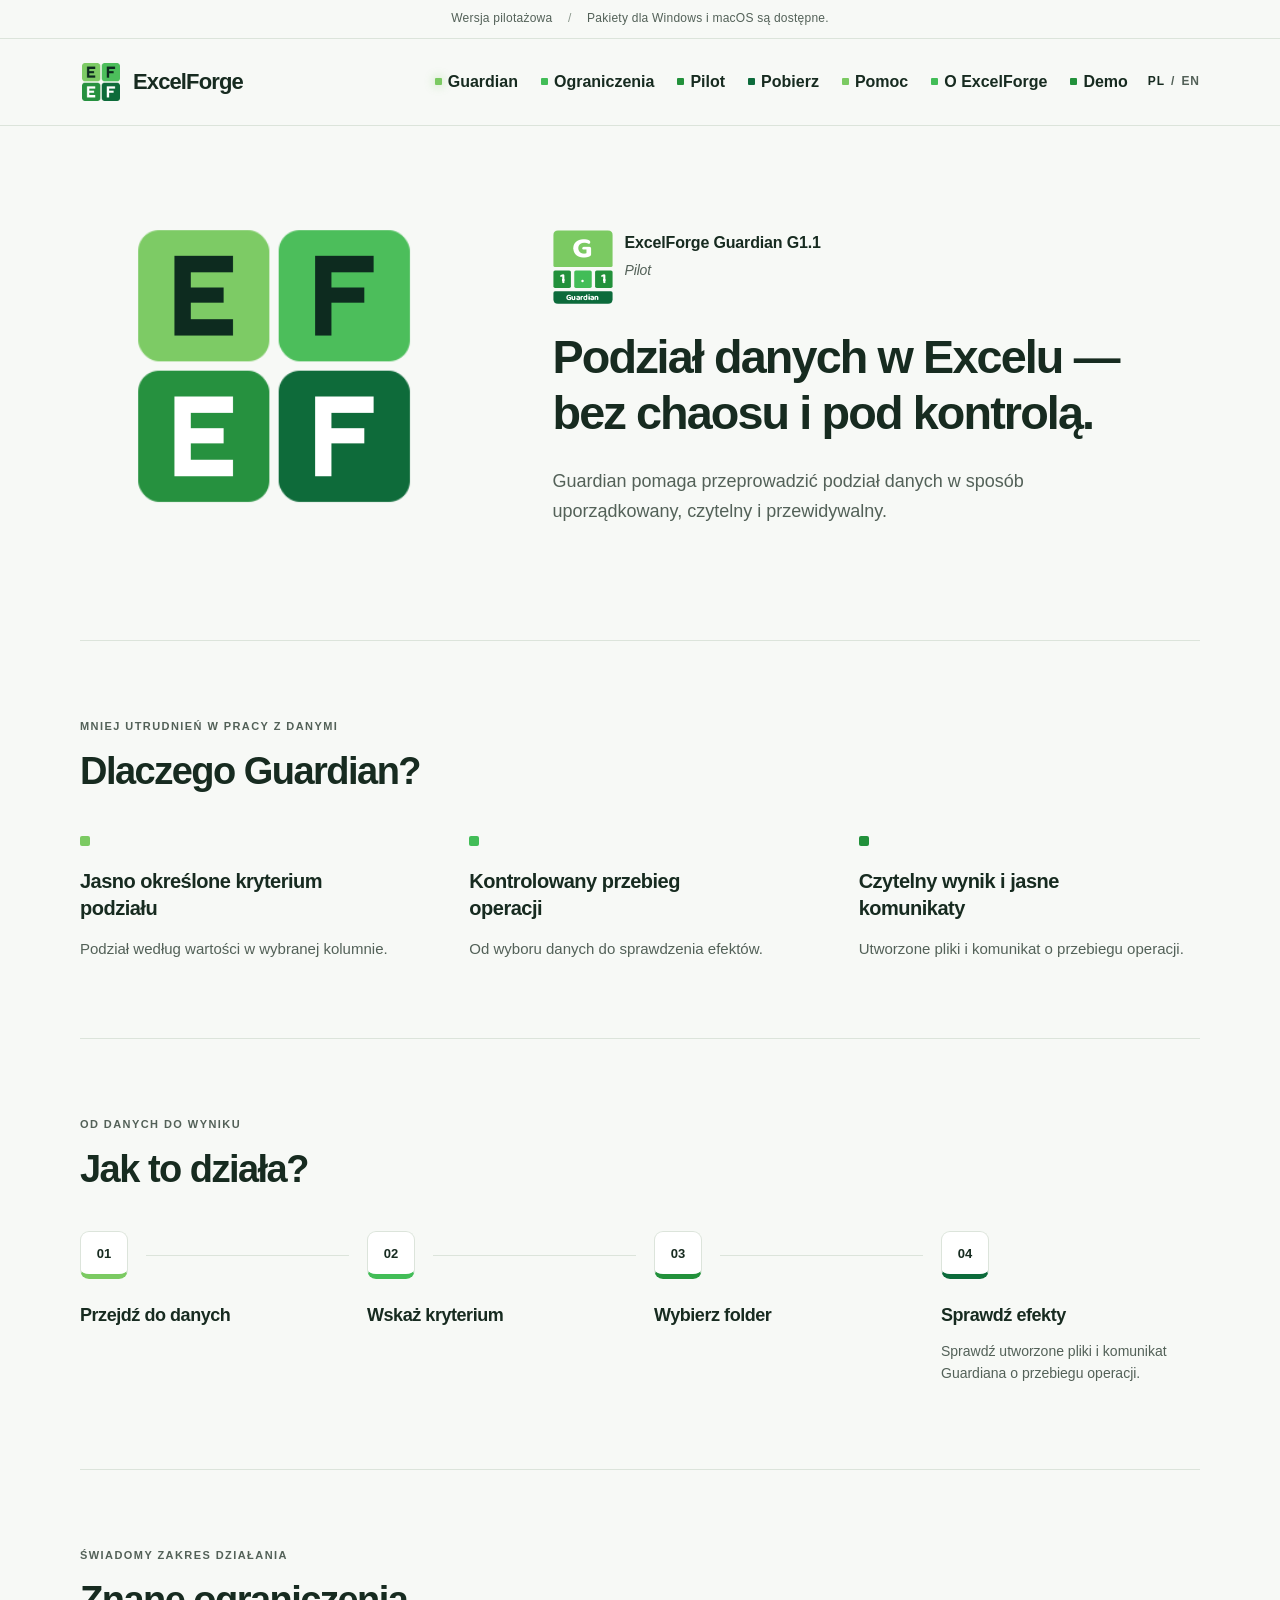
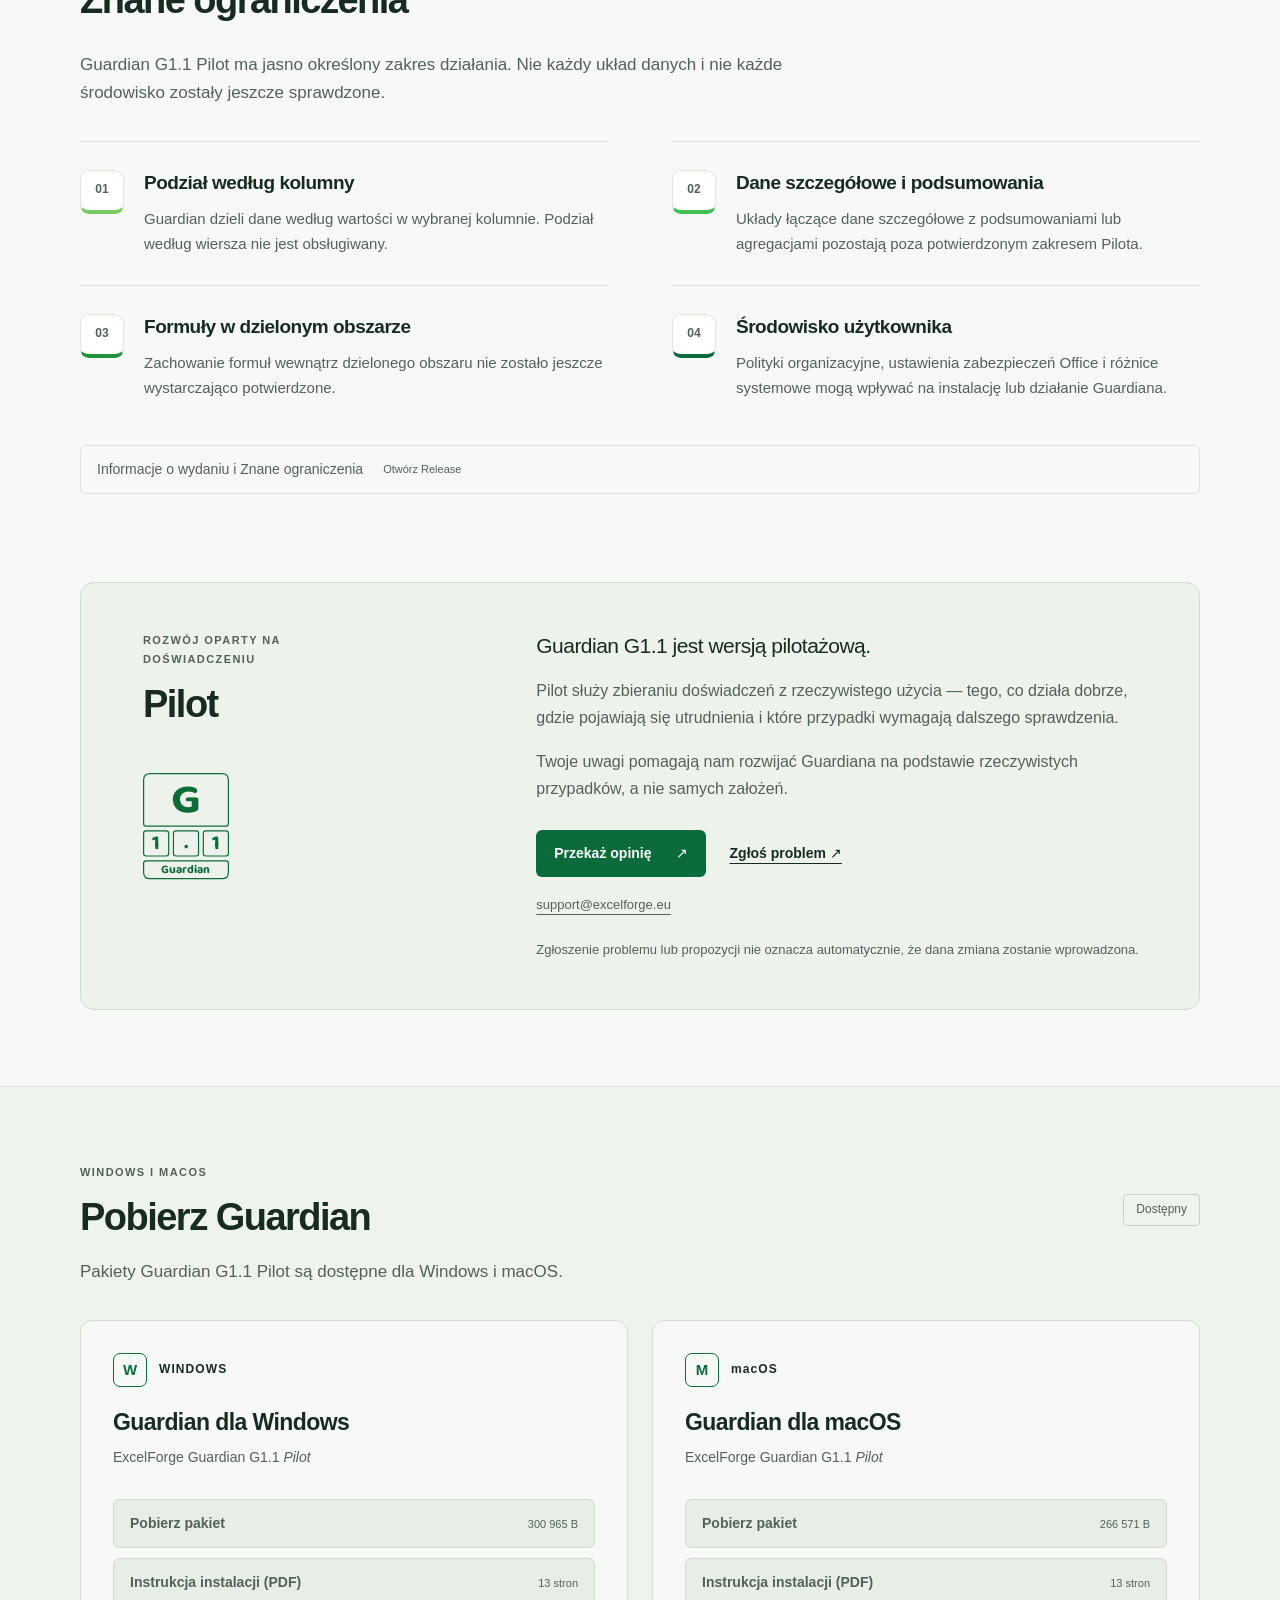
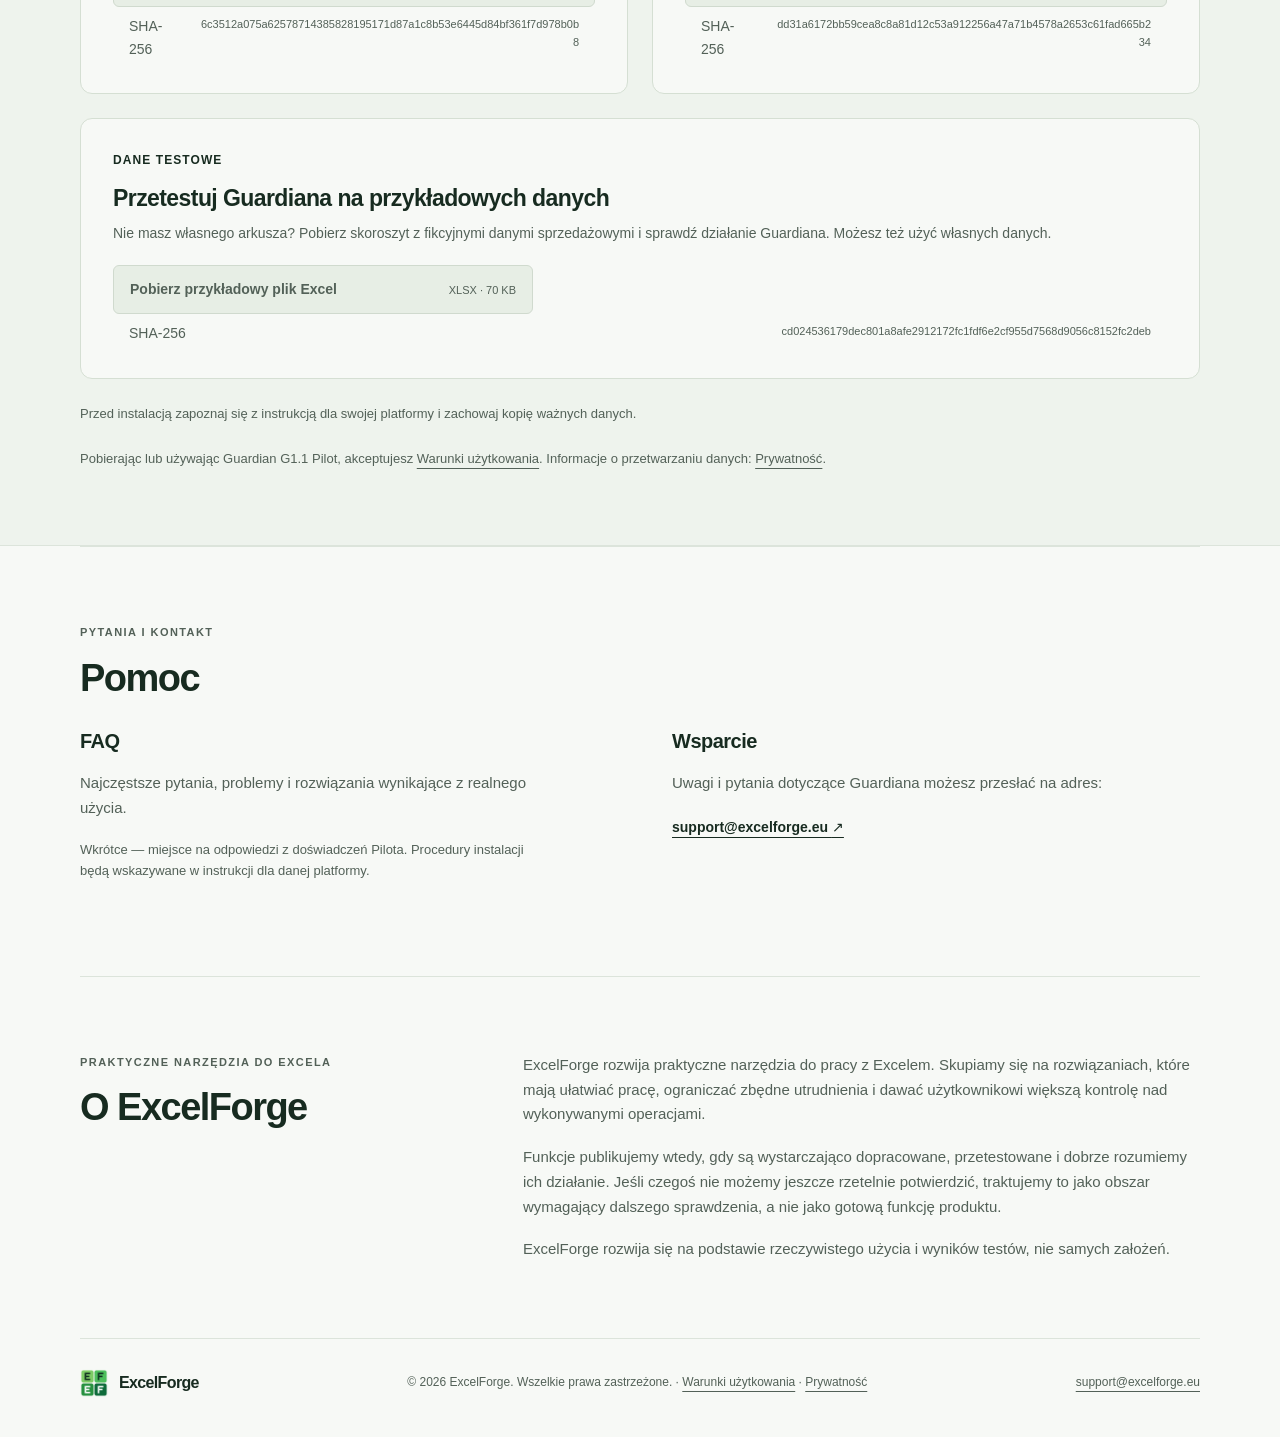
<file: docs/index.html>
<!doctype html>
<html lang="pl">
<head>
  <meta charset="utf-8">
  <meta name="viewport" content="width=device-width, initial-scale=1">
  <meta name="description" content="ExcelForge Guardian G1.1 Pilot — kontrolowany podział danych w Excelu dla Windows i macOS.">
  <meta name="theme-color" content="#f7f9f6">
  <title>Guardian G1.1 Pilot — kontrolowany podział danych w Excelu | ExcelForge</title>
  <link rel="canonical" href="https://excelforge.eu/">
  <link rel="alternate" hreflang="pl" href="https://excelforge.eu/">
  <link rel="alternate" hreflang="en" href="https://excelforge.eu/en/">
  <link rel="alternate" hreflang="x-default" href="https://excelforge.eu/">
  <meta property="og:type" content="website">
  <meta property="og:site_name" content="ExcelForge">
  <meta property="og:locale" content="pl_PL">
  <meta property="og:title" content="Guardian G1.1 Pilot — kontrolowany podział danych w Excelu">
  <meta property="og:description" content="ExcelForge Guardian G1.1 Pilot — kontrolowany podział danych w Excelu dla Windows i macOS.">
  <meta property="og:url" content="https://excelforge.eu/">
  <link rel="icon" type="image/png" href="assets/EF_Block_Guardian_v0.png">
  <link rel="stylesheet" href="assets/site.css">
  <script src="assets/site.js" defer></script>
</head>
<body>
  <a class="skip-link" href="#main">Przejdź do treści</a>
  <div class="prototype-note">Wersja pilotażowa <span aria-hidden="true">/</span> Pakiety dla Windows i macOS są dostępne.</div>
  <header class="site-header">
    <div class="header-inner wrap">
      <a class="brand" href="#guardian" aria-label="ExcelForge — Guardian">
        <img src="assets/EF_Block_Guardian_v0.png" width="42" height="42" alt="">
        <span>ExcelForge</span>
      </a>
      <div class="header-actions">
        <button class="menu-toggle" type="button" aria-expanded="false" aria-controls="navigation" hidden>
          <span>Menu</span><span class="hamburger" aria-hidden="true"></span>
        </button>
        <nav id="navigation" aria-label="Nawigacja główna">
          <a href="#guardian" aria-current="location">Guardian</a>
          <a href="#ograniczenia">Ograniczenia</a>
          <a href="#pilot">Pilot</a>
          <a href="#pobierz">Pobierz</a>
          <a href="#pomoc">Pomoc</a>
          <a href="#o-excelforge">O ExcelForge</a>
          <a href="demo/">Demo</a>
        </nav>
        <p class="language-switch" aria-label="Język"><span aria-current="page">PL</span><span aria-hidden="true">/</span><a href="en/index.html" lang="en">EN</a></p>
      </div>
    </div>
  </header>
  <main id="main" tabindex="-1">
    <section id="guardian" class="hero wrap" aria-labelledby="hero-title">
      <div class="hero-mark" role="img" aria-label="ExcelForge — czteroblokowy znak E F / E F">
        <span class="logo-tile tile-1"></span><span class="logo-tile tile-2"></span>
        <span class="logo-tile tile-3"></span><span class="logo-tile tile-4"></span>
      </div>
      <div class="hero-copy">
        <div class="product-identity">
          <div class="guardian-mark" role="img" aria-label="Znak ExcelForge Guardian G1.1">
          <svg viewBox="0 0 144 184" xmlns="http://www.w3.org/2000/svg" aria-hidden="true">
            <defs>
              <clipPath id="guardian-g-top"><rect width="144" height="45"/></clipPath>
              <clipPath id="guardian-g-bottom"><rect y="45" width="144" height="45"/></clipPath>
            </defs>
            <path class="guardian-tile guardian-tile-one" d="M12 1H132Q143 1 143 12V85Q143 89 139 89H5Q1 89 1 85V12Q1 1 12 1Z"/>
            <text class="guardian-glyph guardian-g-base" x="72" y="45" text-anchor="middle" dominant-baseline="central" fill="#FFFFFF" clip-path="url(#guardian-g-bottom)">G</text>
            <text class="guardian-glyph guardian-g-top" x="72" y="45" text-anchor="middle" dominant-baseline="central" fill="#FFFFFF" transform="translate(0 5) scale(1 .90)" clip-path="url(#guardian-g-top)">G</text>
            <path class="guardian-tile guardian-tile-three" d="M5 1H39Q43 1 43 5V39Q43 43 39 43H5Q1 43 1 39V5Q1 1 5 1Z" transform="translate(0 96)"/>
            <path class="guardian-tile guardian-tile-two" d="M5 1H39Q43 1 43 5V39Q43 43 39 43H5Q1 43 1 39V5Q1 1 5 1Z" transform="translate(50 96)"/>
            <path class="guardian-tile guardian-tile-three" d="M5 1H39Q43 1 43 5V39Q43 43 39 43H5Q1 43 1 39V5Q1 1 5 1Z" transform="translate(100 96)"/>
            <text class="guardian-glyph guardian-digit" x="22" y="118" text-anchor="middle" dominant-baseline="central" fill="#FFFFFF">1</text>
            <text class="guardian-glyph guardian-dot" x="72" y="126" text-anchor="middle" fill="#FFFFFF">.</text>
            <text class="guardian-glyph guardian-digit" x="122" y="118" text-anchor="middle" dominant-baseline="central" fill="#FFFFFF">1</text>
            <path class="guardian-tile guardian-tile-four" d="M5 1H139Q143 1 143 5V20Q143 31 132 31H12Q1 31 1 20V5Q1 1 5 1Z" transform="translate(0 146)"/>
            <text class="guardian-glyph guardian-word" x="72" y="162" text-anchor="middle" dominant-baseline="central" fill="#FFFFFF">Guardian</text>
          </svg>
          </div>
          <p class="product">ExcelForge Guardian G1.1 <em>Pilot</em></p>
        </div>
        <h1 id="hero-title">Podział danych w Excelu — bez chaosu i pod kontrolą.</h1>
        <p class="hero-lead">Guardian pomaga przeprowadzić podział danych w sposób uporządkowany, czytelny i przewidywalny.</p>
      </div>
    </section>

    <section class="section wrap why" aria-labelledby="why-title">
      <p class="eyebrow">Mniej utrudnień w pracy z danymi</p>
      <h2 id="why-title">Dlaczego Guardian?</h2>
      <div class="benefits">
        <article><span class="accent" aria-hidden="true"></span><h3>Jasno określone kryterium podziału</h3><p>Podział według wartości w wybranej kolumnie.</p></article>
        <article><span class="accent" aria-hidden="true"></span><h3>Kontrolowany przebieg operacji</h3><p>Od wyboru danych do sprawdzenia efektów.</p></article>
        <article><span class="accent" aria-hidden="true"></span><h3>Czytelny wynik i jasne komunikaty</h3><p>Utworzone pliki i komunikat o przebiegu operacji.</p></article>
      </div>
    </section>

    <section class="section wrap workflow" aria-labelledby="workflow-title">
      <p class="eyebrow">Od danych do wyniku</p>
      <h2 id="workflow-title">Jak to działa?</h2>
      <ol class="steps">
        <li><span class="step-number">01</span><h3>Przejdź do danych</h3></li>
        <li><span class="step-number">02</span><h3>Wskaż kryterium</h3></li>
        <li><span class="step-number">03</span><h3>Wybierz folder</h3></li>
        <li><span class="step-number">04</span><h3>Sprawdź efekty</h3><p>Sprawdź utworzone pliki i komunikat Guardiana o przebiegu operacji.</p></li>
      </ol>
    </section>

    <section id="ograniczenia" class="section wrap" aria-labelledby="limits-title">
      <p class="eyebrow">Świadomy zakres działania</p><h2 id="limits-title">Znane ograniczenia</h2>
      <p class="section-lead">Guardian G1.1 Pilot ma jasno określony zakres działania. Nie każdy układ danych i nie każde środowisko zostały jeszcze sprawdzone.</p>
      <div class="limitations">
        <article><span aria-hidden="true">01</span><div><h3>Podział według kolumny</h3><p>Guardian dzieli dane według wartości w wybranej kolumnie. Podział według wiersza nie jest obsługiwany.</p></div></article>
        <article><span aria-hidden="true">02</span><div><h3>Dane szczegółowe i podsumowania</h3><p>Układy łączące dane szczegółowe z podsumowaniami lub agregacjami pozostają poza potwierdzonym zakresem Pilota.</p></div></article>
        <article><span aria-hidden="true">03</span><div><h3>Formuły w dzielonym obszarze</h3><p>Zachowanie formuł wewnątrz dzielonego obszaru nie zostało jeszcze wystarczająco potwierdzone.</p></div></article>
        <article><span aria-hidden="true">04</span><div><h3>Środowisko użytkownika</h3><p>Polityki organizacyjne, ustawienia zabezpieczeń Office i różnice systemowe mogą wpływać na instalację lub działanie Guardiana.</p></div></article>
      </div>
      <a class="release-placeholder" href="https://github.com/mrojewski/ExcelForge-Public/releases/tag/guardian-g1-1-pilot">Informacje o wydaniu i Znane ograniczenia <span>Otwórz Release</span></a>
    </section>

    <section id="pilot" class="section wrap" aria-labelledby="pilot-title">
      <div class="pilot-panel">
        <div class="pilot-heading">
          <p class="eyebrow">Rozwój oparty na doświadczeniu</p><h2 id="pilot-title">Pilot</h2>
          <div class="pilot-guardian-mark" role="img" aria-label="Znak ExcelForge Guardian G1.1, wersja konturowa">
            <svg viewBox="0 0 144 184" xmlns="http://www.w3.org/2000/svg" aria-hidden="true">
              <defs>
                <clipPath id="pilot-guardian-g-top"><rect width="144" height="45"/></clipPath>
                <clipPath id="pilot-guardian-g-bottom"><rect y="45" width="144" height="45"/></clipPath>
              </defs>
              <path class="guardian-outline-tile" d="M12 1H132Q143 1 143 12V85Q143 89 139 89H5Q1 89 1 85V12Q1 1 12 1Z"/>
              <text class="guardian-glyph guardian-outline-glyph guardian-g-base" x="72" y="45" text-anchor="middle" dominant-baseline="central" fill="#0C6B3B" clip-path="url(#pilot-guardian-g-bottom)">G</text>
              <text class="guardian-glyph guardian-outline-glyph guardian-g-top" x="72" y="45" text-anchor="middle" dominant-baseline="central" fill="#0C6B3B" transform="translate(0 5) scale(1 .90)" clip-path="url(#pilot-guardian-g-top)">G</text>
              <path class="guardian-outline-tile" d="M5 1H39Q43 1 43 5V39Q43 43 39 43H5Q1 43 1 39V5Q1 1 5 1Z" transform="translate(0 96)"/>
              <path class="guardian-outline-tile" d="M5 1H39Q43 1 43 5V39Q43 43 39 43H5Q1 43 1 39V5Q1 1 5 1Z" transform="translate(50 96)"/>
              <path class="guardian-outline-tile" d="M5 1H39Q43 1 43 5V39Q43 43 39 43H5Q1 43 1 39V5Q1 1 5 1Z" transform="translate(100 96)"/>
              <text class="guardian-glyph guardian-outline-glyph guardian-digit" x="22" y="118" text-anchor="middle" dominant-baseline="central" fill="#0C6B3B">1</text>
              <text class="guardian-glyph guardian-outline-glyph guardian-dot" x="72" y="126" text-anchor="middle" fill="#0C6B3B">.</text>
              <text class="guardian-glyph guardian-outline-glyph guardian-digit" x="122" y="118" text-anchor="middle" dominant-baseline="central" fill="#0C6B3B">1</text>
              <path class="guardian-outline-tile" d="M5 1H139Q143 1 143 5V20Q143 31 132 31H12Q1 31 1 20V5Q1 1 5 1Z" transform="translate(0 146)"/>
              <text class="guardian-glyph guardian-outline-glyph guardian-word" x="72" y="162" text-anchor="middle" dominant-baseline="central" fill="#0C6B3B">Guardian</text>
            </svg>
          </div>
        </div>
        <div class="pilot-copy"><p class="pilot-intro">Guardian G1.1 jest wersją pilotażową.</p><p>Pilot służy zbieraniu doświadczeń z rzeczywistego użycia — tego, co działa dobrze, gdzie pojawiają się utrudnienia i które przypadki wymagają dalszego sprawdzenia.</p><p>Twoje uwagi pomagają nam rozwijać Guardiana na podstawie rzeczywistych przypadków, a nie samych założeń.</p><div class="feedback-actions"><a class="button" href="mailto:support@excelforge.eu?subject=Guardian%20G1.1%20Pilot%20%E2%80%94%20opinia">Przekaż opinię <span aria-hidden="true">↗</span></a><a class="text-link" href="mailto:support@excelforge.eu?subject=Guardian%20G1.1%20Pilot%20%E2%80%94%20zg%C5%82oszenie%20problemu">Zgłoś problem <span aria-hidden="true">↗</span></a></div><a class="contact-link" href="mailto:support@excelforge.eu">support@excelforge.eu</a><p class="small">Zgłoszenie problemu lub propozycji nie oznacza automatycznie, że dana zmiana zostanie wprowadzona.</p></div>
      </div>
    </section>

    <div class="section-band">
      <section id="pobierz" class="section wrap" aria-labelledby="download-title">
        <div class="section-heading"><div><p class="eyebrow">Windows i macOS</p><h2 id="download-title">Pobierz Guardian</h2></div><span class="status-label">Dostępny</span></div>
        <p class="section-lead">Pakiety Guardian G1.1 Pilot są dostępne dla Windows i macOS.</p>
        <div class="download-grid">
          <article class="download-card"><div class="platform-heading"><span class="platform-identifier" aria-hidden="true">W</span><p class="card-label">WINDOWS</p></div><h3>Guardian dla Windows</h3><p>ExcelForge Guardian G1.1 <em>Pilot</em></p><div class="download-actions"><a href="https://github.com/mrojewski/ExcelForge-Public/releases/download/guardian-g1-1-pilot/ExcelForge_Guardian_G1.1_Windows_Pilot.zip">Pobierz pakiet <span>300 965 B</span></a><a href="https://github.com/mrojewski/ExcelForge-Public/releases/download/guardian-g1-1-pilot/ExcelForge_Guardian_G1_1_Windows_Instalacja_Pilot_PL_rev1_1_FINAL.pdf">Instrukcja instalacji (PDF) <span>13 stron</span></a></div><p class="future-video">SHA-256 <span>6c3512a075a62578714385828195171d87a1c8b53e6445d84bf361f7d978b0b8</span></p></article>
          <article class="download-card"><div class="platform-heading"><span class="platform-identifier" aria-hidden="true">M</span><p class="card-label">macOS</p></div><h3>Guardian dla macOS</h3><p>ExcelForge Guardian G1.1 <em>Pilot</em></p><div class="download-actions"><a href="https://github.com/mrojewski/ExcelForge-Public/releases/download/guardian-g1-1-pilot/ExcelForge_Guardian_G1.1_macOS_Pilot.zip">Pobierz pakiet <span>266 571 B</span></a><a href="https://github.com/mrojewski/ExcelForge-Public/releases/download/guardian-g1-1-pilot/ExcelForge_Guardian_G1_1_macOS_Instalacja_Pilot_PL_rev1_1_FINAL.pdf">Instrukcja instalacji (PDF) <span>13 stron</span></a></div><p class="future-video">SHA-256 <span>dd31a6172bb59cea8c8a81d12c53a912256a47a71b4578a2653c61fad665b234</span></p></article>

        </div>
        <article class="download-card sample-download-card"><p class="card-label">DANE TESTOWE</p><h3>Przetestuj Guardiana na przykładowych danych</h3><p>Nie masz własnego arkusza? Pobierz skoroszyt z fikcyjnymi danymi sprzedażowymi i sprawdź działanie Guardiana. Możesz też użyć własnych danych.</p><div class="download-actions"><a href="assets/datasets/ExcelForge_Wzorzec_Danych_Sprzedaz_v1.0.xlsx" download="ExcelForge_Wzorzec_Danych_Sprzedaz_v1.0.xlsx">Pobierz przykładowy plik Excel <span>XLSX · 70 KB</span></a></div><p class="future-video">SHA-256 <span>cd024536179dec801a8afe2912172fc1fdf6e2cf955d7568d9056c8152fc2deb</span></p></article>
        <p class="installation-note">Przed instalacją zapoznaj się z instrukcją dla swojej platformy i zachowaj kopię ważnych danych.</p>
        <p class="installation-note">Pobierając lub używając Guardian G1.1 Pilot, akceptujesz <a href="licencja.html">Warunki użytkowania</a>. Informacje o przetwarzaniu danych: <a href="prywatnosc.html">Prywatność</a>.</p>
      </section>
    </div>

    <section id="pomoc" class="section wrap" aria-labelledby="help-title">
      <p class="eyebrow">Pytania i kontakt</p><h2 id="help-title">Pomoc</h2>
      <div class="help-grid"><article><h3>FAQ</h3><p>Najczęstsze pytania, problemy i rozwiązania wynikające z realnego użycia.</p><p class="small">Wkrótce — miejsce na odpowiedzi z doświadczeń Pilota. Procedury instalacji będą wskazywane w instrukcji dla danej platformy.</p></article><article><h3>Wsparcie</h3><p>Uwagi i pytania dotyczące Guardiana możesz przesłać na adres:</p><a class="text-link" href="mailto:support@excelforge.eu">support@excelforge.eu <span aria-hidden="true">↗</span></a></article></div>
    </section>

    <section id="o-excelforge" class="section wrap about" aria-labelledby="about-title">
      <div><p class="eyebrow">Praktyczne narzędzia do Excela</p><h2 id="about-title">O ExcelForge</h2></div>
      <div><p>ExcelForge rozwija praktyczne narzędzia do pracy z Excelem. Skupiamy się na rozwiązaniach, które mają ułatwiać pracę, ograniczać zbędne utrudnienia i dawać użytkownikowi większą kontrolę nad wykonywanymi operacjami.</p><p>Funkcje publikujemy wtedy, gdy są wystarczająco dopracowane, przetestowane i dobrze rozumiemy ich działanie. Jeśli czegoś nie możemy jeszcze rzetelnie potwierdzić, traktujemy to jako obszar wymagający dalszego sprawdzenia, a nie jako gotową funkcję produktu.</p><p>ExcelForge rozwija się na podstawie rzeczywistego użycia i wyników testów, nie samych założeń.</p></div>
    </section>
  </main>
  <footer class="wrap site-footer"><a class="brand" href="#guardian"><img src="assets/EF_Block_Guardian_v0.png" width="28" height="28" alt=""><span>ExcelForge</span></a><span>© 2026 ExcelForge. Wszelkie prawa zastrzeżone. · <a href="licencja.html">Warunki użytkowania</a> · <a href="prywatnosc.html">Prywatność</a></span><a href="mailto:support@excelforge.eu">support@excelforge.eu</a></footer>
<!-- Cloudflare Web Analytics --><script type='module' src='https://static.cloudflareinsights.com/beacon.min.js' data-cf-beacon='{"token": "9d6a7c7414d14004b4507595e54a5091"}'></script><!-- End Cloudflare Web Analytics -->
</body>
</html>
</file>
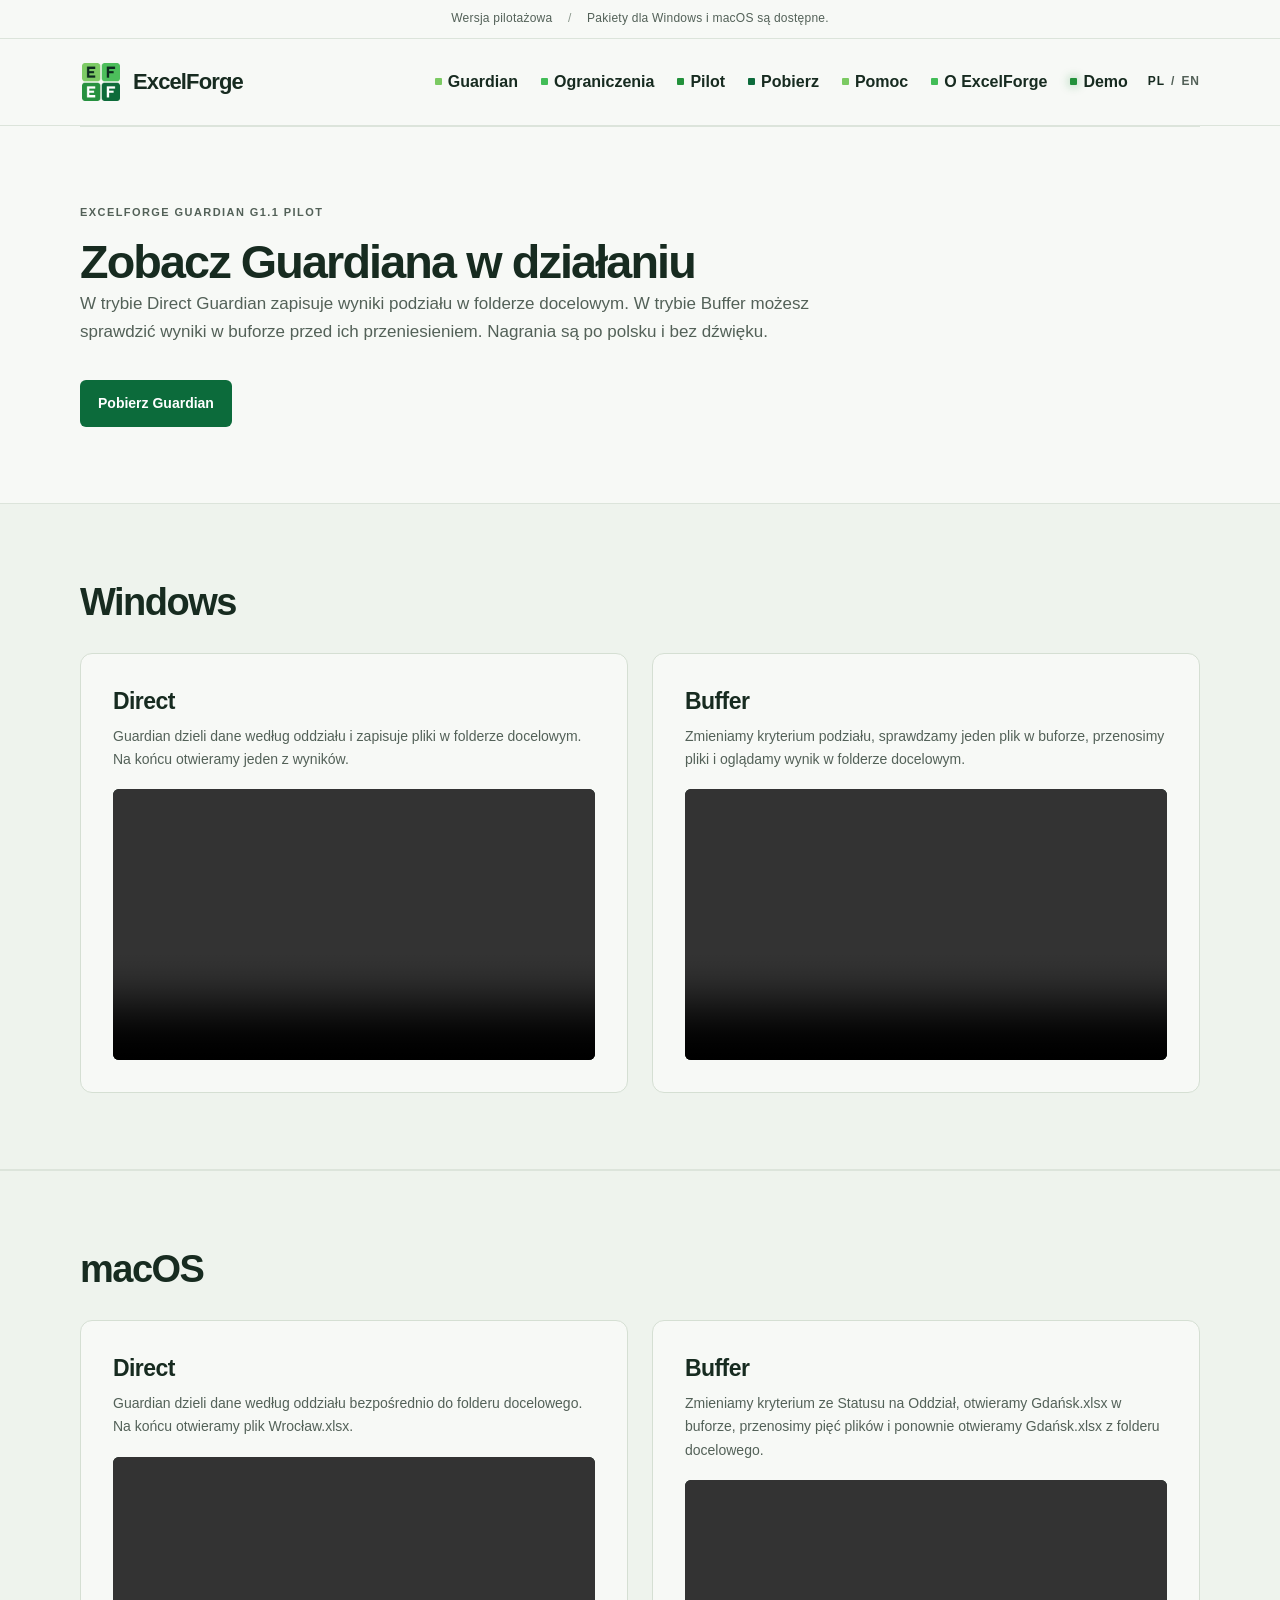
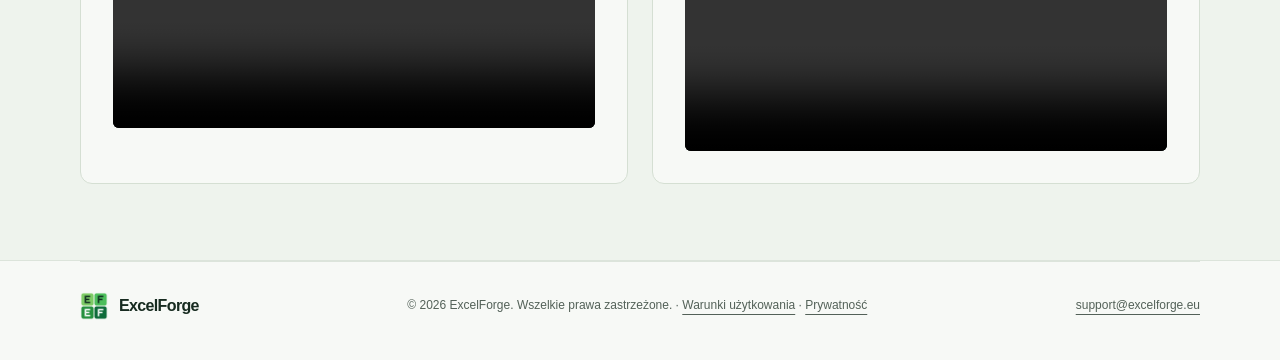
<file: docs/demo/index.html>
<!doctype html>
<html lang="pl">
<head>
  <meta charset="utf-8">
  <meta name="viewport" content="width=device-width, initial-scale=1">
  <meta name="description" content="Cztery krótkie demonstracje podziału danych w Excelu w trybach Direct i Buffer na Windows i macOS.">
  <meta name="theme-color" content="#f7f9f6">
  <title>Guardian G1.1 Pilot Demo | ExcelForge</title>
  <link rel="canonical" href="https://excelforge.eu/demo/">
  <link rel="icon" type="image/png" href="../assets/EF_Block_Guardian_v0.png">
  <link rel="stylesheet" href="../assets/site.css">
  <script src="../assets/site.js" defer></script>
</head>
<body>
  <a class="skip-link" href="#main">Przejdź do treści</a>
  <div class="prototype-note">Wersja pilotażowa <span aria-hidden="true">/</span> Pakiety dla Windows i macOS są dostępne.</div>
  <header class="site-header">
    <div class="header-inner wrap">
      <a class="brand" href="../#guardian" aria-label="ExcelForge — Guardian">
        <img src="../assets/EF_Block_Guardian_v0.png" width="42" height="42" alt="">
        <span>ExcelForge</span>
      </a>
      <div class="header-actions">
        <button class="menu-toggle" type="button" aria-expanded="false" aria-controls="navigation" hidden>
          <span>Menu</span><span class="hamburger" aria-hidden="true"></span>
        </button>
        <nav id="navigation" aria-label="Nawigacja główna">
          <a href="../#guardian">Guardian</a>
          <a href="../#ograniczenia">Ograniczenia</a>
          <a href="../#pilot">Pilot</a>
          <a href="../#pobierz">Pobierz</a>
          <a href="../#pomoc">Pomoc</a>
          <a href="../#o-excelforge">O ExcelForge</a>
          <a href="./" aria-current="page">Demo</a>
        </nav>
        <p class="language-switch" aria-label="Język"><span aria-current="page">PL</span><span aria-hidden="true">/</span><a href="../en/demo/" lang="en">EN</a></p>
      </div>
    </div>
  </header>
  <main id="main" tabindex="-1">
    <section class="section wrap" aria-labelledby="demo-title">
      <p class="eyebrow">ExcelForge Guardian G1.1 Pilot</p>
      <h1 id="demo-title">Zobacz Guardiana w działaniu</h1>
      <p class="section-lead">W trybie Direct Guardian zapisuje wyniki podziału w folderze docelowym. W trybie Buffer możesz sprawdzić wyniki w buforze przed ich przeniesieniem. Nagrania są po polsku i bez dźwięku.</p>
      <a class="button" href="../#pobierz">Pobierz Guardian</a>
    </section>
    <div class="section-band">
      <section class="section wrap" aria-labelledby="windows-title">
        <h2 id="windows-title">Windows</h2>
        <div class="download-grid">
          <article class="download-card">
            <h3 id="windows-direct-title">Direct</h3>
            <p id="windows-direct-description">Guardian dzieli dane według oddziału i zapisuje pliki w folderze docelowym. Na końcu otwieramy jeden z wyników.</p>
            <video class="demo-video" controls playsinline preload="none" width="1920" height="1080"
              aria-labelledby="windows-title windows-direct-title" aria-describedby="windows-direct-description"
              src="../assets/media/guardian-g1-1/windows-direct.mp4">
              Twoja przeglądarka nie obsługuje odtwarzania filmów.
            </video>
          </article>
          <article class="download-card">
            <h3 id="windows-buffer-title">Buffer</h3>
            <p id="windows-buffer-description">Zmieniamy kryterium podziału, sprawdzamy jeden plik w buforze, przenosimy pliki i oglądamy wynik w folderze docelowym.</p>
            <video class="demo-video" controls playsinline preload="none" width="1920" height="1080"
              aria-labelledby="windows-title windows-buffer-title" aria-describedby="windows-buffer-description"
              src="../assets/media/guardian-g1-1/windows-buffer.mp4">
              Twoja przeglądarka nie obsługuje odtwarzania filmów.
            </video>
          </article>
        </div>
      </section>
    </div>
    <div class="section-band">
      <section class="section wrap" aria-labelledby="macos-title">
        <h2 id="macos-title">macOS</h2>
        <div class="download-grid">
          <article class="download-card">
            <h3 id="macos-direct-title">Direct</h3>
            <p id="macos-direct-description">Guardian dzieli dane według oddziału bezpośrednio do folderu docelowego. Na końcu otwieramy plik Wrocław.xlsx.</p>
            <video class="demo-video" controls playsinline preload="none" width="1920" height="1080"
              aria-labelledby="macos-title macos-direct-title" aria-describedby="macos-direct-description"
              src="../assets/media/guardian-g1-1/macos-direct.mp4">
              Twoja przeglądarka nie obsługuje odtwarzania filmów.
            </video>
          </article>
          <article class="download-card">
            <h3 id="macos-buffer-title">Buffer</h3>
            <p id="macos-buffer-description">Zmieniamy kryterium ze Statusu na Oddział, otwieramy Gdańsk.xlsx w buforze, przenosimy pięć plików i ponownie otwieramy Gdańsk.xlsx z folderu docelowego.</p>
            <video class="demo-video" controls playsinline preload="none" width="1920" height="1080"
              aria-labelledby="macos-title macos-buffer-title" aria-describedby="macos-buffer-description"
              src="../assets/media/guardian-g1-1/macos-buffer.mp4">
              Twoja przeglądarka nie obsługuje odtwarzania filmów.
            </video>
          </article>
        </div>
      </section>
    </div>
  </main>
  <footer class="wrap site-footer"><a class="brand" href="../#guardian"><img src="../assets/EF_Block_Guardian_v0.png" width="28" height="28" alt=""><span>ExcelForge</span></a><span>© 2026 ExcelForge. Wszelkie prawa zastrzeżone. · <a href="../licencja.html">Warunki użytkowania</a> · <a href="../prywatnosc.html">Prywatność</a></span><a href="mailto:support@excelforge.eu">support@excelforge.eu</a></footer>
<!-- Cloudflare Web Analytics --><script type='module' src='https://static.cloudflareinsights.com/beacon.min.js' data-cf-beacon='{"token": "9d6a7c7414d14004b4507595e54a5091"}'></script><!-- End Cloudflare Web Analytics -->
</body>
</html>
</file>
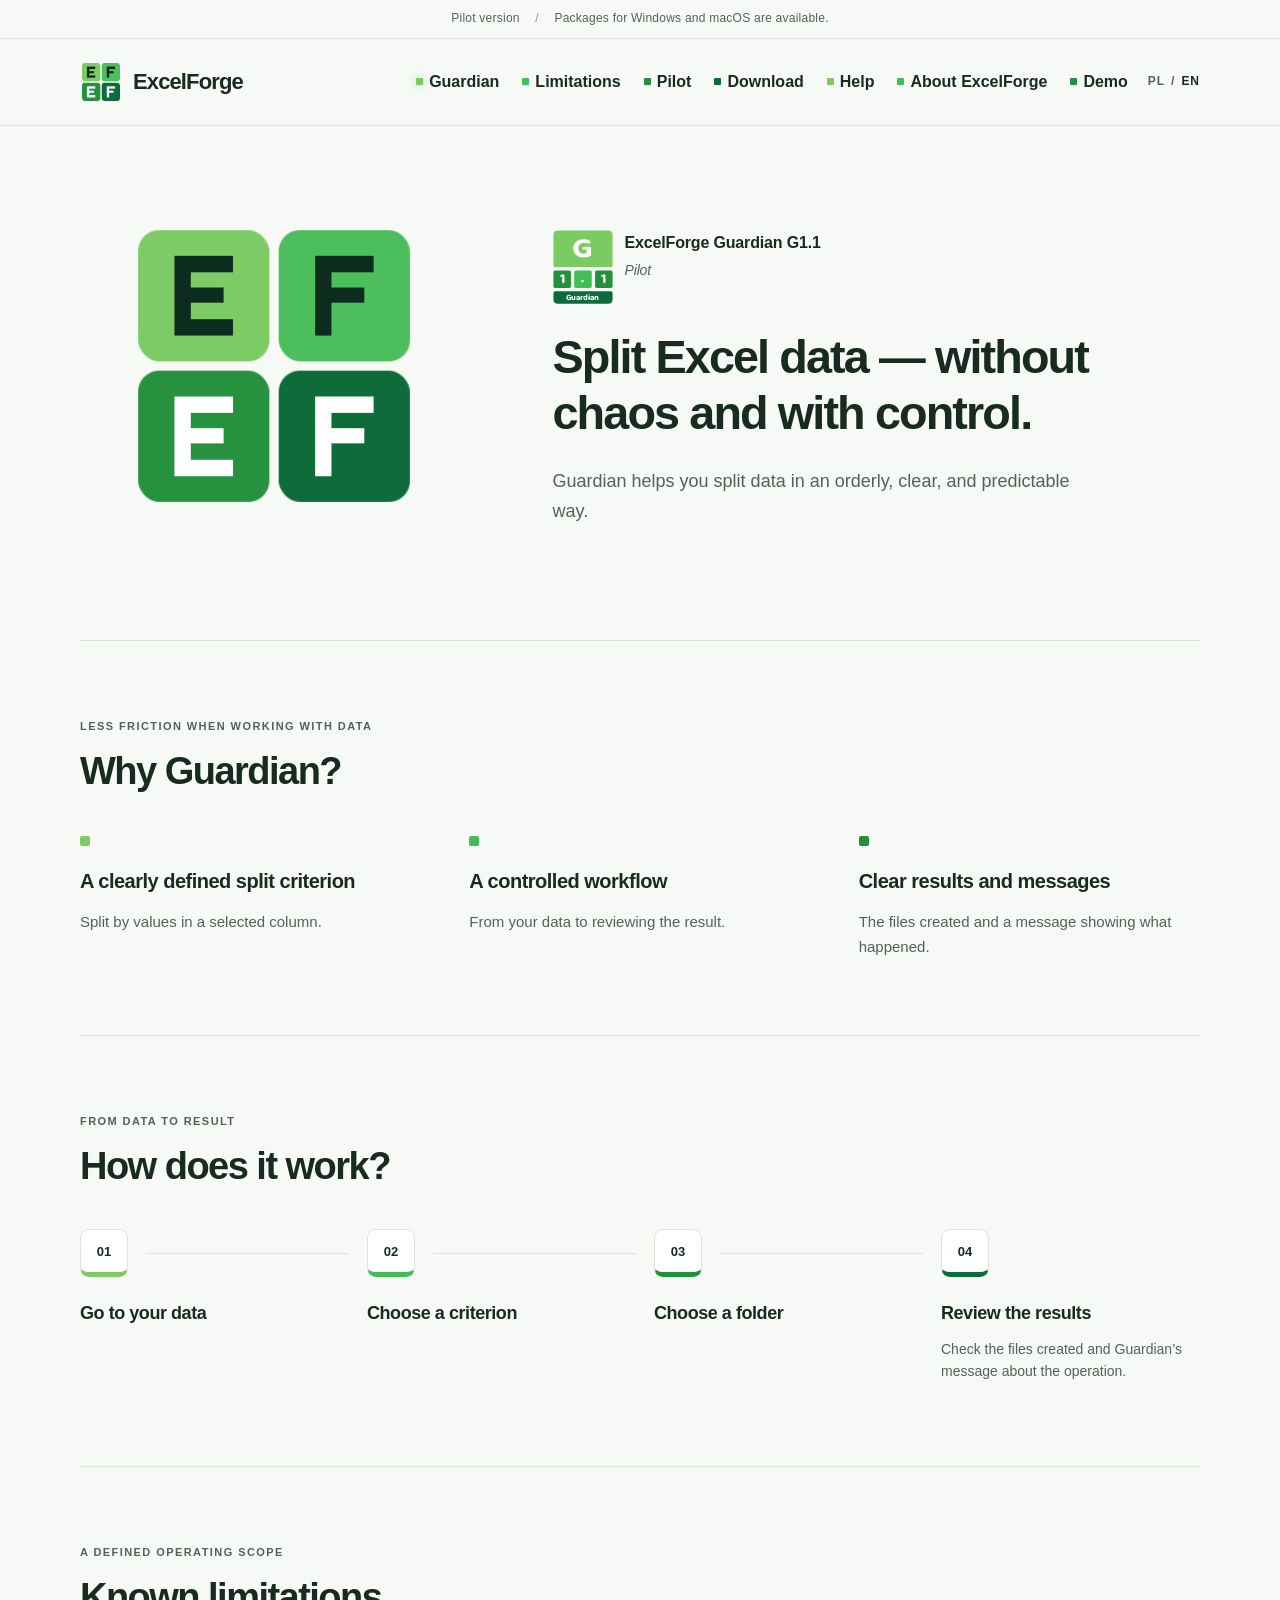
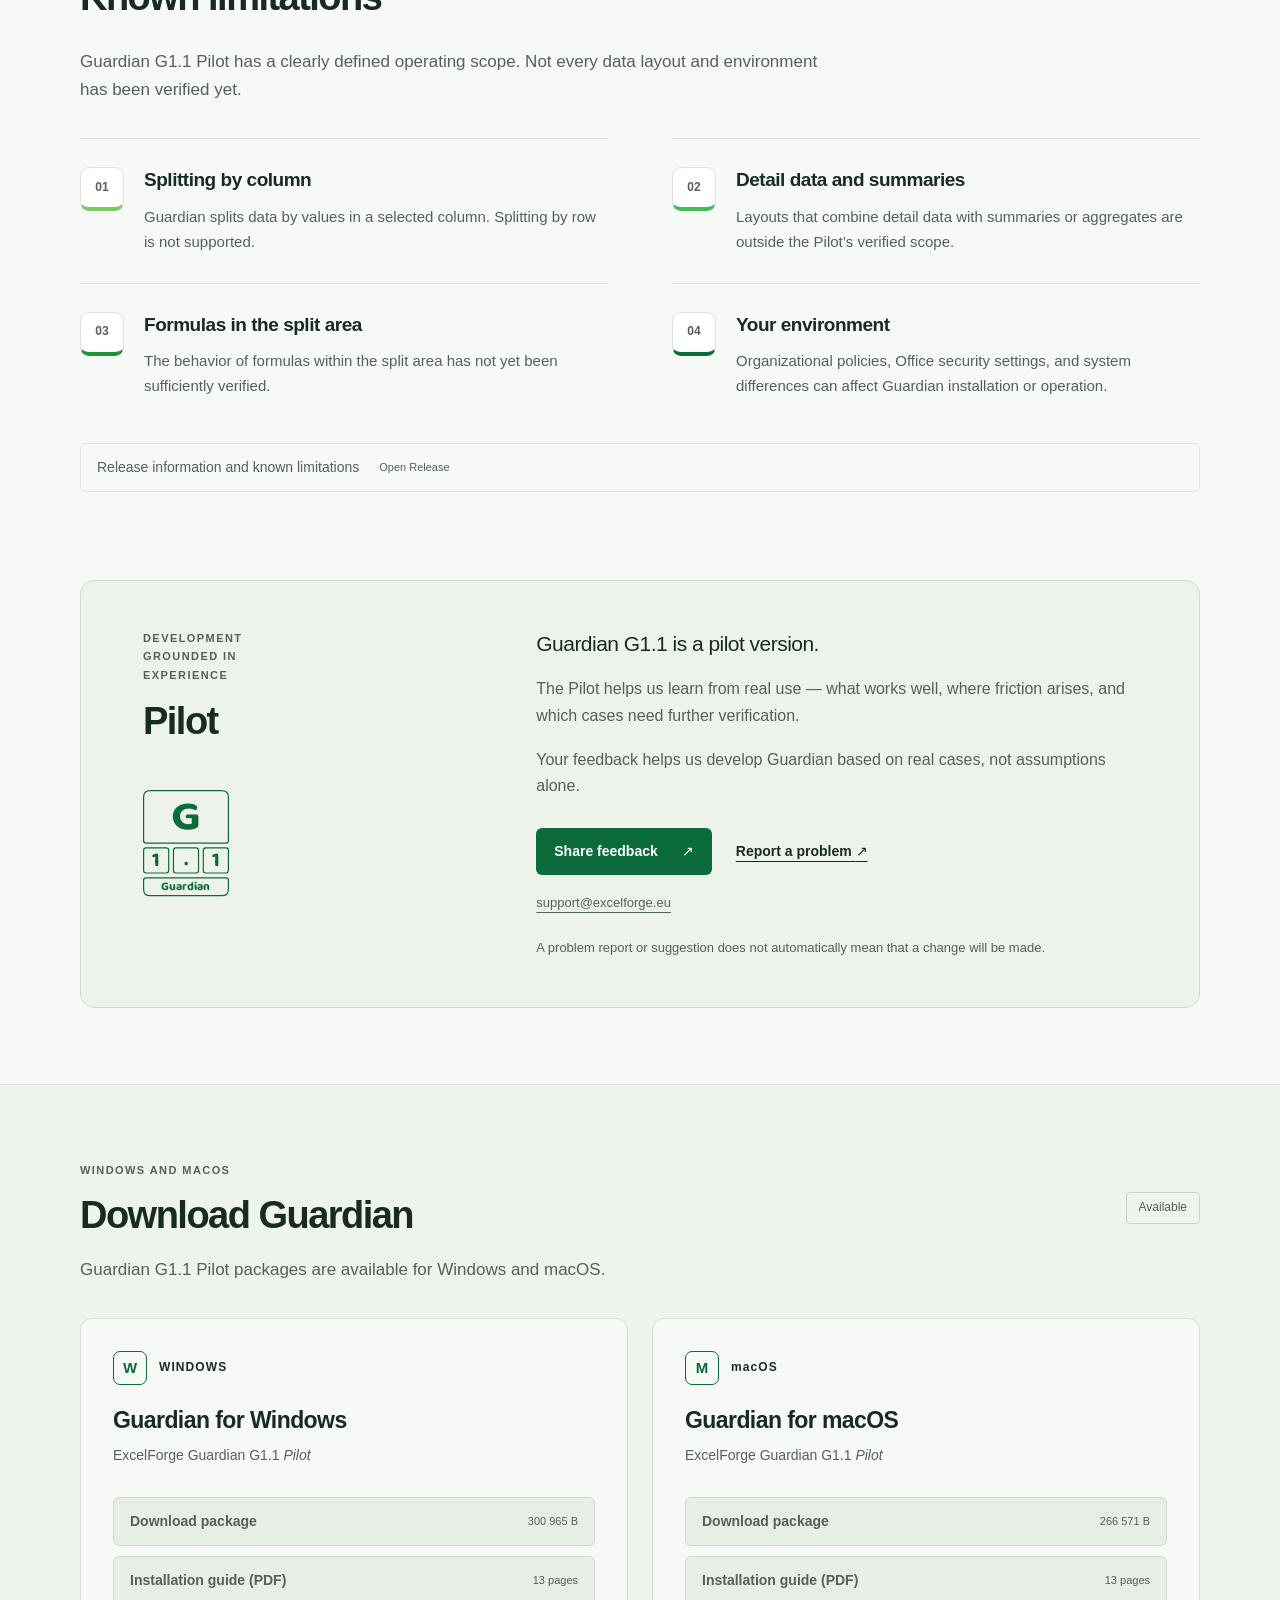
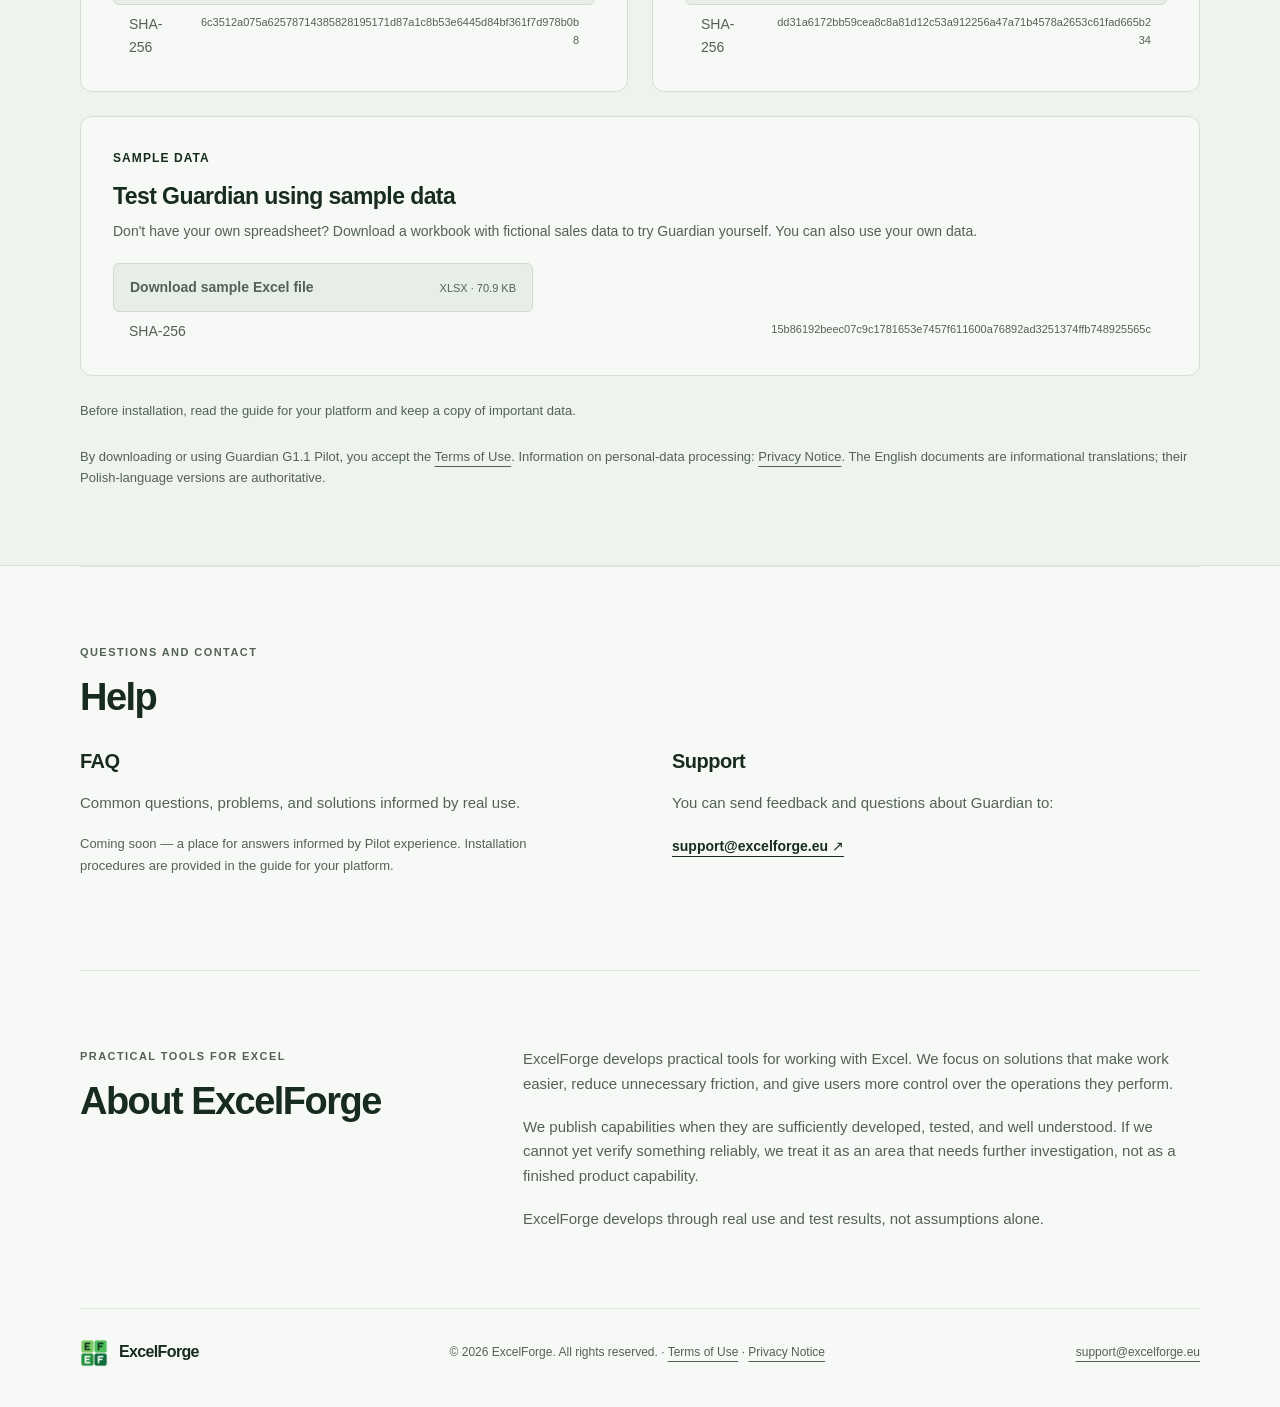
<file: docs/en/index.html>
<!doctype html>
<html lang="en">
<head>
  <meta charset="utf-8">
  <meta name="viewport" content="width=device-width, initial-scale=1">
  <meta name="description" content="ExcelForge Guardian G1.1 Pilot — controlled Excel data splitting for Windows and macOS.">
  <meta name="theme-color" content="#f7f9f6">
  <title>Guardian G1.1 Pilot — controlled Excel data splitting | ExcelForge</title>
  <link rel="canonical" href="https://excelforge.eu/en/">
  <link rel="alternate" hreflang="pl" href="https://excelforge.eu/">
  <link rel="alternate" hreflang="en" href="https://excelforge.eu/en/">
  <link rel="alternate" hreflang="x-default" href="https://excelforge.eu/">
  <meta property="og:type" content="website">
  <meta property="og:site_name" content="ExcelForge">
  <meta property="og:locale" content="en_US">
  <meta property="og:title" content="Guardian G1.1 Pilot — controlled Excel data splitting">
  <meta property="og:description" content="ExcelForge Guardian G1.1 Pilot — controlled Excel data splitting for Windows and macOS.">
  <meta property="og:url" content="https://excelforge.eu/en/">
  <link rel="icon" type="image/png" href="../assets/EF_Block_Guardian_v0.png">
  <link rel="stylesheet" href="../assets/site.css">
  <script src="../assets/site.js" defer></script>
</head>
<body>
  <a class="skip-link" href="#main">Skip to content</a>
  <div class="prototype-note">Pilot version <span aria-hidden="true">/</span> Packages for Windows and macOS are available.</div>
  <header class="site-header">
    <div class="header-inner wrap">
      <a class="brand" href="#guardian" aria-label="ExcelForge — Guardian">
        <img src="../assets/EF_Block_Guardian_v0.png" width="42" height="42" alt="">
        <span>ExcelForge</span>
      </a>
      <div class="header-actions">
        <button class="menu-toggle" type="button" aria-expanded="false" aria-controls="navigation" hidden>
          <span>Menu</span><span class="hamburger" aria-hidden="true"></span>
        </button>
        <nav id="navigation" aria-label="Main navigation">
          <a href="#guardian" aria-current="location">Guardian</a>
          <a href="#limitations">Limitations</a>
          <a href="#pilot">Pilot</a>
          <a href="#download">Download</a>
          <a href="#help">Help</a>
          <a href="#about-excelforge">About ExcelForge</a>
          <a href="demo/">Demo</a>
        </nav>
        <p class="language-switch" aria-label="Language"><a href="../index.html" lang="pl">PL</a><span aria-hidden="true">/</span><span aria-current="page">EN</span></p>
      </div>
    </div>
  </header>
  <main id="main" tabindex="-1">
    <section id="guardian" class="hero wrap" aria-labelledby="hero-title">
      <div class="hero-mark" role="img" aria-label="ExcelForge — four-block E F / E F mark">
        <span class="logo-tile tile-1"></span><span class="logo-tile tile-2"></span>
        <span class="logo-tile tile-3"></span><span class="logo-tile tile-4"></span>
      </div>
      <div class="hero-copy">
        <div class="product-identity">
          <div class="guardian-mark" role="img" aria-label="ExcelForge Guardian G1.1 mark">
          <svg viewBox="0 0 144 184" xmlns="http://www.w3.org/2000/svg" aria-hidden="true">
            <defs>
              <clipPath id="guardian-g-top"><rect width="144" height="45"/></clipPath>
              <clipPath id="guardian-g-bottom"><rect y="45" width="144" height="45"/></clipPath>
            </defs>
            <path class="guardian-tile guardian-tile-one" d="M12 1H132Q143 1 143 12V85Q143 89 139 89H5Q1 89 1 85V12Q1 1 12 1Z"/>
            <text class="guardian-glyph guardian-g-base" x="72" y="45" text-anchor="middle" dominant-baseline="central" fill="#FFFFFF" clip-path="url(#guardian-g-bottom)">G</text>
            <text class="guardian-glyph guardian-g-top" x="72" y="45" text-anchor="middle" dominant-baseline="central" fill="#FFFFFF" transform="translate(0 5) scale(1 .90)" clip-path="url(#guardian-g-top)">G</text>
            <path class="guardian-tile guardian-tile-three" d="M5 1H39Q43 1 43 5V39Q43 43 39 43H5Q1 43 1 39V5Q1 1 5 1Z" transform="translate(0 96)"/>
            <path class="guardian-tile guardian-tile-two" d="M5 1H39Q43 1 43 5V39Q43 43 39 43H5Q1 43 1 39V5Q1 1 5 1Z" transform="translate(50 96)"/>
            <path class="guardian-tile guardian-tile-three" d="M5 1H39Q43 1 43 5V39Q43 43 39 43H5Q1 43 1 39V5Q1 1 5 1Z" transform="translate(100 96)"/>
            <text class="guardian-glyph guardian-digit" x="22" y="118" text-anchor="middle" dominant-baseline="central" fill="#FFFFFF">1</text>
            <text class="guardian-glyph guardian-dot" x="72" y="126" text-anchor="middle" fill="#FFFFFF">.</text>
            <text class="guardian-glyph guardian-digit" x="122" y="118" text-anchor="middle" dominant-baseline="central" fill="#FFFFFF">1</text>
            <path class="guardian-tile guardian-tile-four" d="M5 1H139Q143 1 143 5V20Q143 31 132 31H12Q1 31 1 20V5Q1 1 5 1Z" transform="translate(0 146)"/>
            <text class="guardian-glyph guardian-word" x="72" y="162" text-anchor="middle" dominant-baseline="central" fill="#FFFFFF">Guardian</text>
          </svg>
          </div>
          <p class="product">ExcelForge Guardian G1.1 <em>Pilot</em></p>
        </div>
        <h1 id="hero-title">Split Excel data — without chaos and with control.</h1>
        <p class="hero-lead">Guardian helps you split data in an orderly, clear, and predictable way.</p>
      </div>
    </section>

    <section class="section wrap why" aria-labelledby="why-title">
      <p class="eyebrow">Less friction when working with data</p>
      <h2 id="why-title">Why Guardian?</h2>
      <div class="benefits">
        <article><span class="accent" aria-hidden="true"></span><h3>A clearly defined split criterion</h3><p>Split by values in a selected column.</p></article>
        <article><span class="accent" aria-hidden="true"></span><h3>A controlled workflow</h3><p>From your data to reviewing the result.</p></article>
        <article><span class="accent" aria-hidden="true"></span><h3>Clear results and messages</h3><p>The files created and a message showing what happened.</p></article>
      </div>
    </section>

    <section class="section wrap workflow" aria-labelledby="workflow-title">
      <p class="eyebrow">From data to result</p>
      <h2 id="workflow-title">How does it work?</h2>
      <ol class="steps">
        <li><span class="step-number">01</span><h3>Go to your data</h3></li>
        <li><span class="step-number">02</span><h3>Choose a criterion</h3></li>
        <li><span class="step-number">03</span><h3>Choose a folder</h3></li>
        <li><span class="step-number">04</span><h3>Review the results</h3><p>Check the files created and Guardian’s message about the operation.</p></li>
      </ol>
    </section>

    <section id="limitations" class="section wrap" aria-labelledby="limits-title">
      <p class="eyebrow">A defined operating scope</p><h2 id="limits-title">Known limitations</h2>
      <p class="section-lead">Guardian G1.1 Pilot has a clearly defined operating scope. Not every data layout and environment has been verified yet.</p>
      <div class="limitations">
        <article><span aria-hidden="true">01</span><div><h3>Splitting by column</h3><p>Guardian splits data by values in a selected column. Splitting by row is not supported.</p></div></article>
        <article><span aria-hidden="true">02</span><div><h3>Detail data and summaries</h3><p>Layouts that combine detail data with summaries or aggregates are outside the Pilot’s verified scope.</p></div></article>
        <article><span aria-hidden="true">03</span><div><h3>Formulas in the split area</h3><p>The behavior of formulas within the split area has not yet been sufficiently verified.</p></div></article>
        <article><span aria-hidden="true">04</span><div><h3>Your environment</h3><p>Organizational policies, Office security settings, and system differences can affect Guardian installation or operation.</p></div></article>
      </div>
      <a class="release-placeholder" href="https://github.com/mrojewski/ExcelForge-Public/releases/tag/guardian-g1-1-pilot">Release information and known limitations <span>Open Release</span></a>
    </section>

    <section id="pilot" class="section wrap" aria-labelledby="pilot-title">
      <div class="pilot-panel">
        <div class="pilot-heading">
          <p class="eyebrow">Development grounded in experience</p><h2 id="pilot-title">Pilot</h2>
          <div class="pilot-guardian-mark" role="img" aria-label="ExcelForge Guardian G1.1 mark, outline version">
            <svg viewBox="0 0 144 184" xmlns="http://www.w3.org/2000/svg" aria-hidden="true">
              <defs>
                <clipPath id="pilot-guardian-g-top"><rect width="144" height="45"/></clipPath>
                <clipPath id="pilot-guardian-g-bottom"><rect y="45" width="144" height="45"/></clipPath>
              </defs>
              <path class="guardian-outline-tile" d="M12 1H132Q143 1 143 12V85Q143 89 139 89H5Q1 89 1 85V12Q1 1 12 1Z"/>
              <text class="guardian-glyph guardian-outline-glyph guardian-g-base" x="72" y="45" text-anchor="middle" dominant-baseline="central" fill="#0C6B3B" clip-path="url(#pilot-guardian-g-bottom)">G</text>
              <text class="guardian-glyph guardian-outline-glyph guardian-g-top" x="72" y="45" text-anchor="middle" dominant-baseline="central" fill="#0C6B3B" transform="translate(0 5) scale(1 .90)" clip-path="url(#pilot-guardian-g-top)">G</text>
              <path class="guardian-outline-tile" d="M5 1H39Q43 1 43 5V39Q43 43 39 43H5Q1 43 1 39V5Q1 1 5 1Z" transform="translate(0 96)"/>
              <path class="guardian-outline-tile" d="M5 1H39Q43 1 43 5V39Q43 43 39 43H5Q1 43 1 39V5Q1 1 5 1Z" transform="translate(50 96)"/>
              <path class="guardian-outline-tile" d="M5 1H39Q43 1 43 5V39Q43 43 39 43H5Q1 43 1 39V5Q1 1 5 1Z" transform="translate(100 96)"/>
              <text class="guardian-glyph guardian-outline-glyph guardian-digit" x="22" y="118" text-anchor="middle" dominant-baseline="central" fill="#0C6B3B">1</text>
              <text class="guardian-glyph guardian-outline-glyph guardian-dot" x="72" y="126" text-anchor="middle" fill="#0C6B3B">.</text>
              <text class="guardian-glyph guardian-outline-glyph guardian-digit" x="122" y="118" text-anchor="middle" dominant-baseline="central" fill="#0C6B3B">1</text>
              <path class="guardian-outline-tile" d="M5 1H139Q143 1 143 5V20Q143 31 132 31H12Q1 31 1 20V5Q1 1 5 1Z" transform="translate(0 146)"/>
              <text class="guardian-glyph guardian-outline-glyph guardian-word" x="72" y="162" text-anchor="middle" dominant-baseline="central" fill="#0C6B3B">Guardian</text>
            </svg>
          </div>
        </div>
        <div class="pilot-copy"><p class="pilot-intro">Guardian G1.1 is a pilot version.</p><p>The Pilot helps us learn from real use — what works well, where friction arises, and which cases need further verification.</p><p>Your feedback helps us develop Guardian based on real cases, not assumptions alone.</p><div class="feedback-actions"><a class="button" href="mailto:support@excelforge.eu?subject=Guardian%20G1.1%20Pilot%20%E2%80%94%20feedback">Share feedback <span aria-hidden="true">↗</span></a><a class="text-link" href="mailto:support@excelforge.eu?subject=Guardian%20G1.1%20Pilot%20%E2%80%94%20problem%20report">Report a problem <span aria-hidden="true">↗</span></a></div><a class="contact-link" href="mailto:support@excelforge.eu">support@excelforge.eu</a><p class="small">A problem report or suggestion does not automatically mean that a change will be made.</p></div>
      </div>
    </section>

    <div class="section-band">
      <section id="download" class="section wrap" aria-labelledby="download-title">
        <div class="section-heading"><div><p class="eyebrow">Windows and macOS</p><h2 id="download-title">Download Guardian</h2></div><span class="status-label">Available</span></div>
        <p class="section-lead">Guardian G1.1 Pilot packages are available for Windows and macOS.</p>
        <div class="download-grid">
          <article class="download-card"><div class="platform-heading"><span class="platform-identifier" aria-hidden="true">W</span><p class="card-label">WINDOWS</p></div><h3>Guardian for Windows</h3><p>ExcelForge Guardian G1.1 <em>Pilot</em></p><div class="download-actions"><a href="https://github.com/mrojewski/ExcelForge-Public/releases/download/guardian-g1-1-pilot/ExcelForge_Guardian_G1.1_Windows_Pilot.zip">Download package <span>300 965 B</span></a><a href="https://github.com/mrojewski/ExcelForge-Public/releases/download/guardian-g1-1-pilot/ExcelForge_Guardian_G1_1_Windows_Installation_Pilot_EN_rev1_0_FINAL.pdf">Installation guide (PDF) <span>13 pages</span></a></div><p class="future-video">SHA-256 <span>6c3512a075a62578714385828195171d87a1c8b53e6445d84bf361f7d978b0b8</span></p></article>
          <article class="download-card"><div class="platform-heading"><span class="platform-identifier" aria-hidden="true">M</span><p class="card-label">macOS</p></div><h3>Guardian for macOS</h3><p>ExcelForge Guardian G1.1 <em>Pilot</em></p><div class="download-actions"><a href="https://github.com/mrojewski/ExcelForge-Public/releases/download/guardian-g1-1-pilot/ExcelForge_Guardian_G1.1_macOS_Pilot.zip">Download package <span>266 571 B</span></a><a href="https://github.com/mrojewski/ExcelForge-Public/releases/download/guardian-g1-1-pilot/ExcelForge_Guardian_G1_1_macOS_Installation_Pilot_EN_rev1_0_FINAL.pdf">Installation guide (PDF) <span>13 pages</span></a></div><p class="future-video">SHA-256 <span>dd31a6172bb59cea8c8a81d12c53a912256a47a71b4578a2653c61fad665b234</span></p></article>

        </div>
        <article class="download-card sample-download-card"><p class="card-label">SAMPLE DATA</p><h3>Test Guardian using sample data</h3><p>Don't have your own spreadsheet? Download a workbook with fictional sales data to try Guardian yourself. You can also use your own data.</p><div class="download-actions"><a href="../assets/datasets/ExcelForge_Sample_Sales_Data_v1.1.1_EN_EUR.xlsx" download="ExcelForge_Sample_Sales_Data_v1.1.1_EN_EUR.xlsx">Download sample Excel file <span>XLSX · 70.9 KB</span></a></div><p class="future-video">SHA-256 <span>15b86192beec07c9c1781653e7457f611600a76892ad3251374ffb748925565c</span></p></article>
        <p class="installation-note">Before installation, read the guide for your platform and keep a copy of important data.</p>
        <p class="installation-note">By downloading or using Guardian G1.1 Pilot, you accept the <a href="terms.html">Terms of Use</a>. Information on personal-data processing: <a href="privacy.html">Privacy Notice</a>. The English documents are informational translations; their Polish-language versions are authoritative.</p>
      </section>
    </div>

    <section id="help" class="section wrap" aria-labelledby="help-title">
      <p class="eyebrow">Questions and contact</p><h2 id="help-title">Help</h2>
      <div class="help-grid"><article><h3>FAQ</h3><p>Common questions, problems, and solutions informed by real use.</p><p class="small">Coming soon — a place for answers informed by Pilot experience. Installation procedures are provided in the guide for your platform.</p></article><article><h3>Support</h3><p>You can send feedback and questions about Guardian to:</p><a class="text-link" href="mailto:support@excelforge.eu">support@excelforge.eu <span aria-hidden="true">↗</span></a></article></div>
    </section>

    <section id="about-excelforge" class="section wrap about" aria-labelledby="about-title">
      <div><p class="eyebrow">Practical tools for Excel</p><h2 id="about-title">About ExcelForge</h2></div>
      <div><p>ExcelForge develops practical tools for working with Excel. We focus on solutions that make work easier, reduce unnecessary friction, and give users more control over the operations they perform.</p><p>We publish capabilities when they are sufficiently developed, tested, and well understood. If we cannot yet verify something reliably, we treat it as an area that needs further investigation, not as a finished product capability.</p><p>ExcelForge develops through real use and test results, not assumptions alone.</p></div>
    </section>
  </main>
  <footer class="wrap site-footer"><a class="brand" href="#guardian"><img src="../assets/EF_Block_Guardian_v0.png" width="28" height="28" alt=""><span>ExcelForge</span></a><span>© 2026 ExcelForge. All rights reserved. · <a href="terms.html">Terms of Use</a> · <a href="privacy.html">Privacy Notice</a></span><a href="mailto:support@excelforge.eu">support@excelforge.eu</a></footer>
<!-- Cloudflare Web Analytics --><script type='module' src='https://static.cloudflareinsights.com/beacon.min.js' data-cf-beacon='{"token": "9d6a7c7414d14004b4507595e54a5091"}'></script><!-- End Cloudflare Web Analytics -->
</body>
</html>
</file>
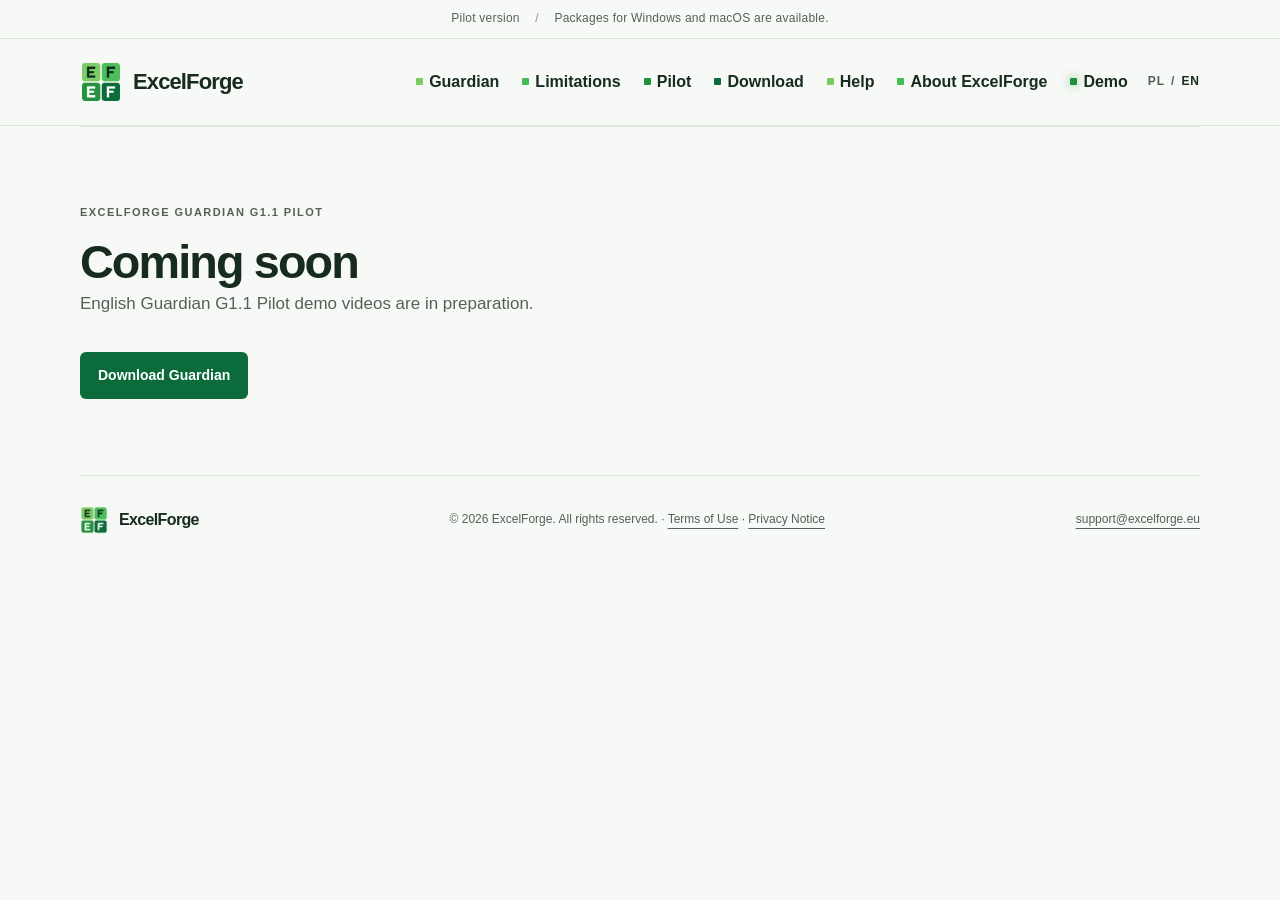
<file: docs/en/demo/index.html>
<!doctype html>
<html lang="en">
<head>
  <meta charset="utf-8">
  <meta name="viewport" content="width=device-width, initial-scale=1">
  <meta name="description" content="English Guardian G1.1 Pilot demo videos are in preparation.">
  <meta name="theme-color" content="#f7f9f6">
  <meta name="robots" content="noindex">
  <title>Guardian G1.1 Pilot Demo | ExcelForge</title>
  <link rel="canonical" href="https://excelforge.eu/en/demo/">
  <link rel="icon" type="image/png" href="../../assets/EF_Block_Guardian_v0.png">
  <link rel="stylesheet" href="../../assets/site.css">
  <script src="../../assets/site.js" defer></script>
</head>
<body>
  <a class="skip-link" href="#main">Skip to content</a>
  <div class="prototype-note">Pilot version <span aria-hidden="true">/</span> Packages for Windows and macOS are available.</div>
  <header class="site-header">
    <div class="header-inner wrap">
      <a class="brand" href="../#guardian" aria-label="ExcelForge — Guardian">
        <img src="../../assets/EF_Block_Guardian_v0.png" width="42" height="42" alt="">
        <span>ExcelForge</span>
      </a>
      <div class="header-actions">
        <button class="menu-toggle" type="button" aria-expanded="false" aria-controls="navigation" hidden>
          <span>Menu</span><span class="hamburger" aria-hidden="true"></span>
        </button>
        <nav id="navigation" aria-label="Main navigation">
          <a href="../#guardian">Guardian</a>
          <a href="../#limitations">Limitations</a>
          <a href="../#pilot">Pilot</a>
          <a href="../#download">Download</a>
          <a href="../#help">Help</a>
          <a href="../#about-excelforge">About ExcelForge</a>
          <a href="./" aria-current="page">Demo</a>
        </nav>
        <p class="language-switch" aria-label="Language"><a href="../../demo/" lang="pl">PL</a><span aria-hidden="true">/</span><span aria-current="page">EN</span></p>
      </div>
    </div>
  </header>
  <main id="main" tabindex="-1">
    <section class="section wrap" aria-labelledby="demo-title">
      <p class="eyebrow">ExcelForge Guardian G1.1 Pilot</p>
      <h1 id="demo-title">Coming soon</h1>
      <p class="section-lead">English Guardian G1.1 Pilot demo videos are in preparation.</p>
      <a class="button" href="../#download">Download Guardian</a>
    </section>
  </main>
  <footer class="wrap site-footer"><a class="brand" href="../#guardian"><img src="../../assets/EF_Block_Guardian_v0.png" width="28" height="28" alt=""><span>ExcelForge</span></a><span>© 2026 ExcelForge. All rights reserved. · <a href="../terms.html">Terms of Use</a> · <a href="../privacy.html">Privacy Notice</a></span><a href="mailto:support@excelforge.eu">support@excelforge.eu</a></footer>
<!-- Cloudflare Web Analytics --><script type='module' src='https://static.cloudflareinsights.com/beacon.min.js' data-cf-beacon='{"token": "9d6a7c7414d14004b4507595e54a5091"}'></script><!-- End Cloudflare Web Analytics -->
</body>
</html>
</file>
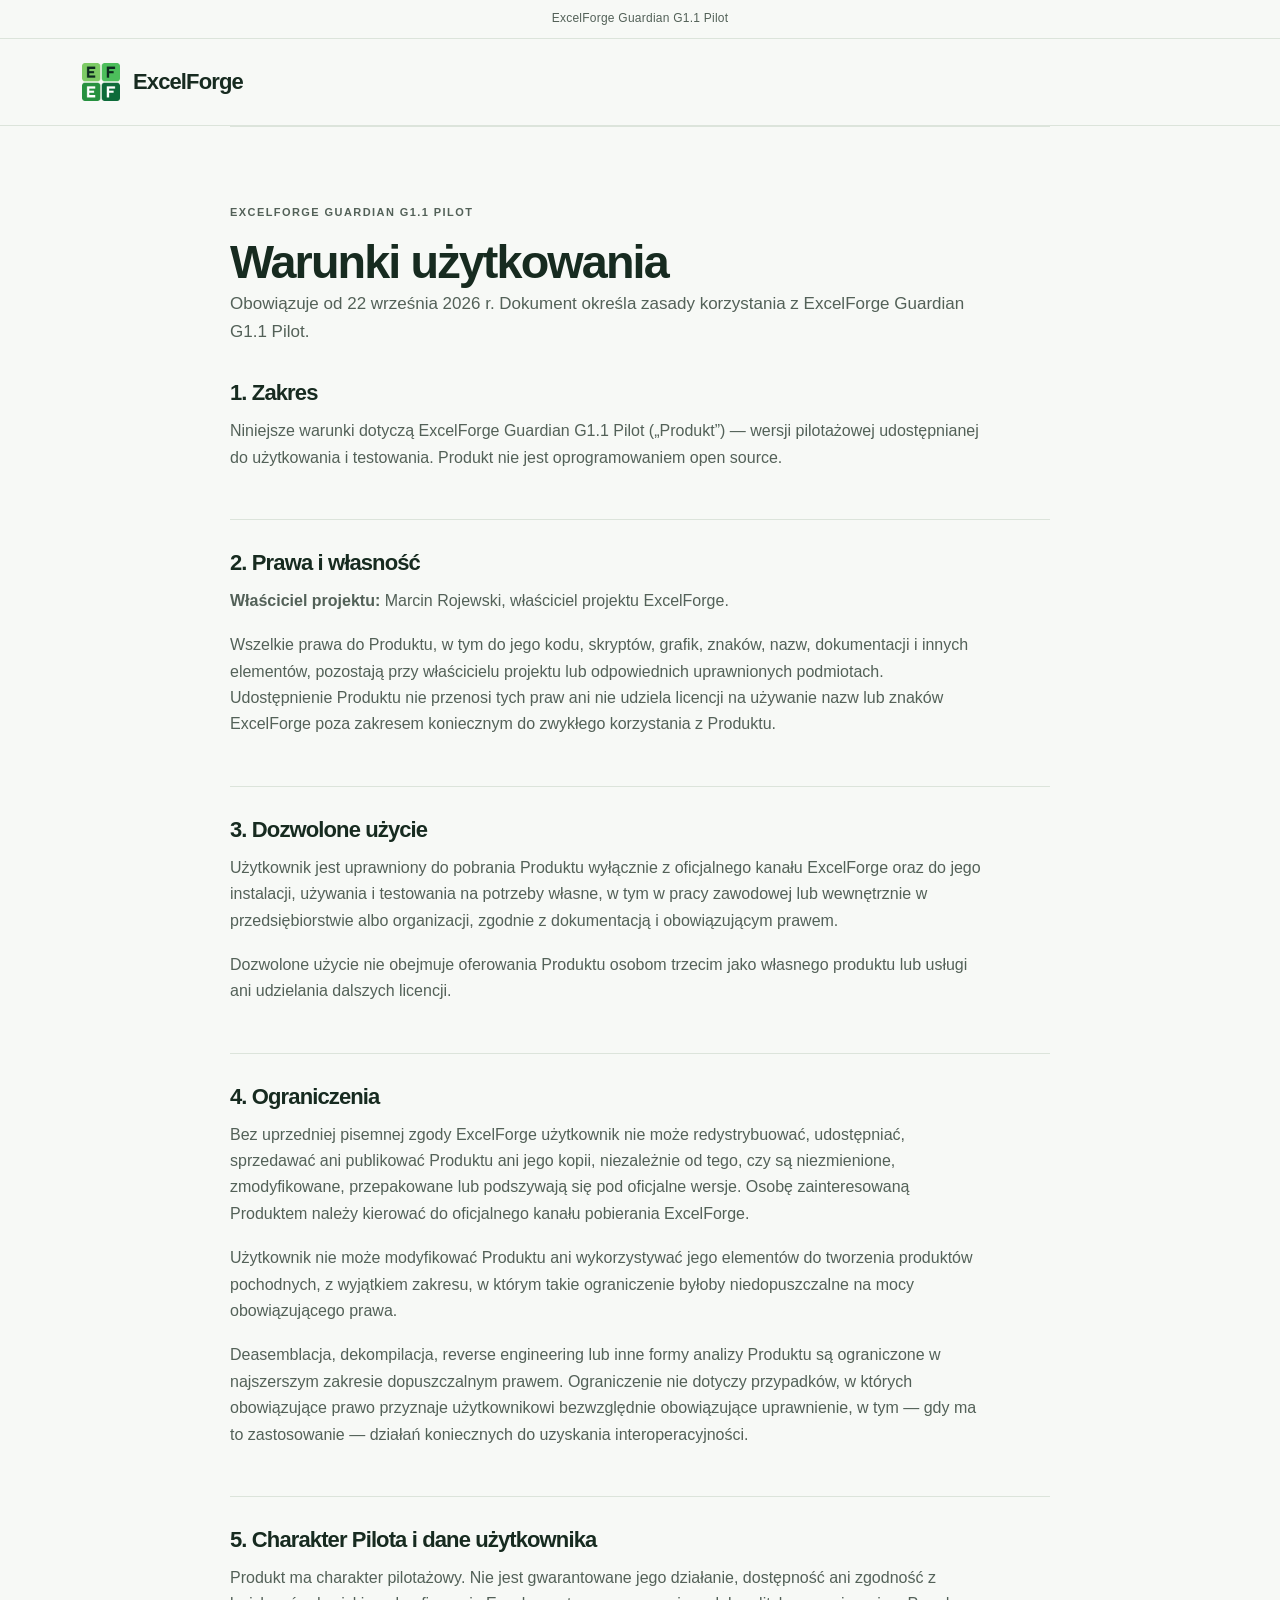
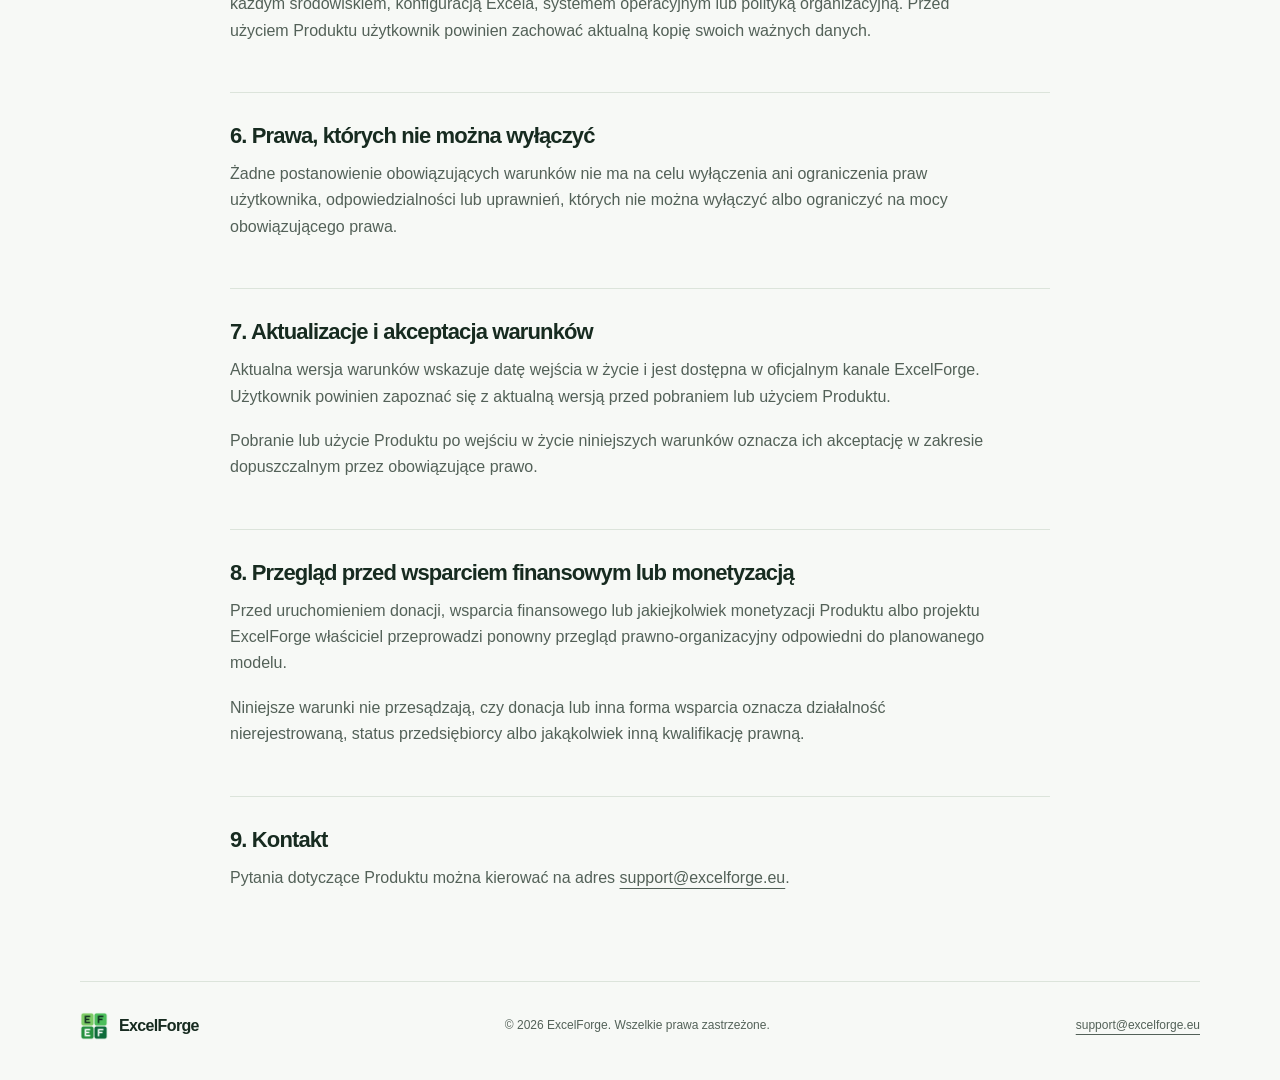
<file: docs/licencja.html>
<!doctype html>
<html lang="pl">
<head>
  <meta charset="utf-8">
  <meta name="viewport" content="width=device-width, initial-scale=1">
  <meta name="robots" content="noindex, nofollow">
  <meta name="description" content="Warunki użytkowania ExcelForge Guardian G1.1 Pilot.">
  <meta name="theme-color" content="#f7f9f6">
  <title>Warunki użytkowania Guardiana G1.1 Pilot | ExcelForge</title>
  <link rel="icon" type="image/png" href="assets/EF_Block_Guardian_v0.png">
  <link rel="stylesheet" href="assets/site.css">
</head>
<body>
  <a class="skip-link" href="#main">Przejdź do treści</a>
  <div class="prototype-note">ExcelForge Guardian G1.1 Pilot</div>
  <header class="site-header">
    <div class="header-inner wrap">
      <a class="brand" href="index.html#guardian" aria-label="ExcelForge — Guardian">
        <img src="assets/EF_Block_Guardian_v0.png" width="42" height="42" alt="">
        <span>ExcelForge</span>
      </a>
    </div>
  </header>
  <main id="main" tabindex="-1">
    <section class="section wrap legal-page" aria-labelledby="terms-title">
      <p class="eyebrow">ExcelForge Guardian G1.1 Pilot</p>
      <h1 id="terms-title">Warunki użytkowania</h1>
      <p class="section-lead">Obowiązuje od 22 września 2026 r. Dokument określa zasady korzystania z ExcelForge Guardian G1.1 Pilot.</p>

<div class="legal-content">
        <section aria-labelledby="scope-title">
          <h2 id="scope-title">1. Zakres</h2>
          <p>Niniejsze warunki dotyczą ExcelForge Guardian G1.1 Pilot („Produkt”) — wersji pilotażowej udostępnianej do użytkowania i testowania. Produkt nie jest oprogramowaniem open source.</p>
        </section>

        <section aria-labelledby="rights-title">
          <h2 id="rights-title">2. Prawa i własność</h2>
          <p><strong>Właściciel projektu:</strong> Marcin Rojewski, właściciel projektu ExcelForge.</p>
          <p>Wszelkie prawa do Produktu, w tym do jego kodu, skryptów, grafik, znaków, nazw, dokumentacji i innych elementów, pozostają przy właścicielu projektu lub odpowiednich uprawnionych podmiotach. Udostępnienie Produktu nie przenosi tych praw ani nie udziela licencji na używanie nazw lub znaków ExcelForge poza zakresem koniecznym do zwykłego korzystania z Produktu.</p>
        </section>

        <section aria-labelledby="permission-title">
          <h2 id="permission-title">3. Dozwolone użycie</h2>
          <p>Użytkownik jest uprawniony do pobrania Produktu wyłącznie z oficjalnego kanału ExcelForge oraz do jego instalacji, używania i testowania na potrzeby własne, w tym w pracy zawodowej lub wewnętrznie w przedsiębiorstwie albo organizacji, zgodnie z dokumentacją i obowiązującym prawem.</p>
          <p>Dozwolone użycie nie obejmuje oferowania Produktu osobom trzecim jako własnego produktu lub usługi ani udzielania dalszych licencji.</p>
        </section>

        <section aria-labelledby="restrictions-title">
          <h2 id="restrictions-title">4. Ograniczenia</h2>
          <p>Bez uprzedniej pisemnej zgody ExcelForge użytkownik nie może redystrybuować, udostępniać, sprzedawać ani publikować Produktu ani jego kopii, niezależnie od tego, czy są niezmienione, zmodyfikowane, przepakowane lub podszywają się pod oficjalne wersje. Osobę zainteresowaną Produktem należy kierować do oficjalnego kanału pobierania ExcelForge.</p>
          <p>Użytkownik nie może modyfikować Produktu ani wykorzystywać jego elementów do tworzenia produktów pochodnych, z wyjątkiem zakresu, w którym takie ograniczenie byłoby niedopuszczalne na mocy obowiązującego prawa.</p>
          <p>Deasemblacja, dekompilacja, reverse engineering lub inne formy analizy Produktu są ograniczone w najszerszym zakresie dopuszczalnym prawem. Ograniczenie nie dotyczy przypadków, w których obowiązujące prawo przyznaje użytkownikowi bezwzględnie obowiązujące uprawnienie, w tym — gdy ma to zastosowanie — działań koniecznych do uzyskania interoperacyjności.</p>
        </section>

        <section aria-labelledby="pilot-title">
          <h2 id="pilot-title">5. Charakter Pilota i dane użytkownika</h2>
          <p>Produkt ma charakter pilotażowy. Nie jest gwarantowane jego działanie, dostępność ani zgodność z każdym środowiskiem, konfiguracją Excela, systemem operacyjnym lub polityką organizacyjną. Przed użyciem Produktu użytkownik powinien zachować aktualną kopię swoich ważnych danych.</p>
        </section>

        <section aria-labelledby="law-title">
          <h2 id="law-title">6. Prawa, których nie można wyłączyć</h2>
          <p>Żadne postanowienie obowiązujących warunków nie ma na celu wyłączenia ani ograniczenia praw użytkownika, odpowiedzialności lub uprawnień, których nie można wyłączyć albo ograniczyć na mocy obowiązującego prawa.</p>
        </section>

        <section aria-labelledby="changes-title">
          <h2 id="changes-title">7. Aktualizacje i akceptacja warunków</h2>
          <p>Aktualna wersja warunków wskazuje datę wejścia w życie i jest dostępna w oficjalnym kanale ExcelForge. Użytkownik powinien zapoznać się z aktualną wersją przed pobraniem lub użyciem Produktu.</p>
          <p>Pobranie lub użycie Produktu po wejściu w życie niniejszych warunków oznacza ich akceptację w zakresie dopuszczalnym przez obowiązujące prawo.</p>
        </section>

        <section aria-labelledby="review-title">
          <h2 id="review-title">8. Przegląd przed wsparciem finansowym lub monetyzacją</h2>
          <p>Przed uruchomieniem donacji, wsparcia finansowego lub jakiejkolwiek monetyzacji Produktu albo projektu ExcelForge właściciel przeprowadzi ponowny przegląd prawno-organizacyjny odpowiedni do planowanego modelu.</p>
          <p>Niniejsze warunki nie przesądzają, czy donacja lub inna forma wsparcia oznacza działalność nierejestrowaną, status przedsiębiorcy albo jakąkolwiek inną kwalifikację prawną.</p>
        </section>

        <section aria-labelledby="contact-title">
          <h2 id="contact-title">9. Kontakt</h2>
          <p>Pytania dotyczące Produktu można kierować na adres <a href="mailto:support@excelforge.eu">support@excelforge.eu</a>.</p>
        </section>
      </div>
    </section>
  </main>
  <footer class="wrap site-footer"><a class="brand" href="index.html#guardian"><img src="assets/EF_Block_Guardian_v0.png" width="28" height="28" alt=""><span>ExcelForge</span></a><span>© 2026 ExcelForge. Wszelkie prawa zastrzeżone.</span><a href="mailto:support@excelforge.eu">support@excelforge.eu</a></footer>
</body>
</html>
</file>
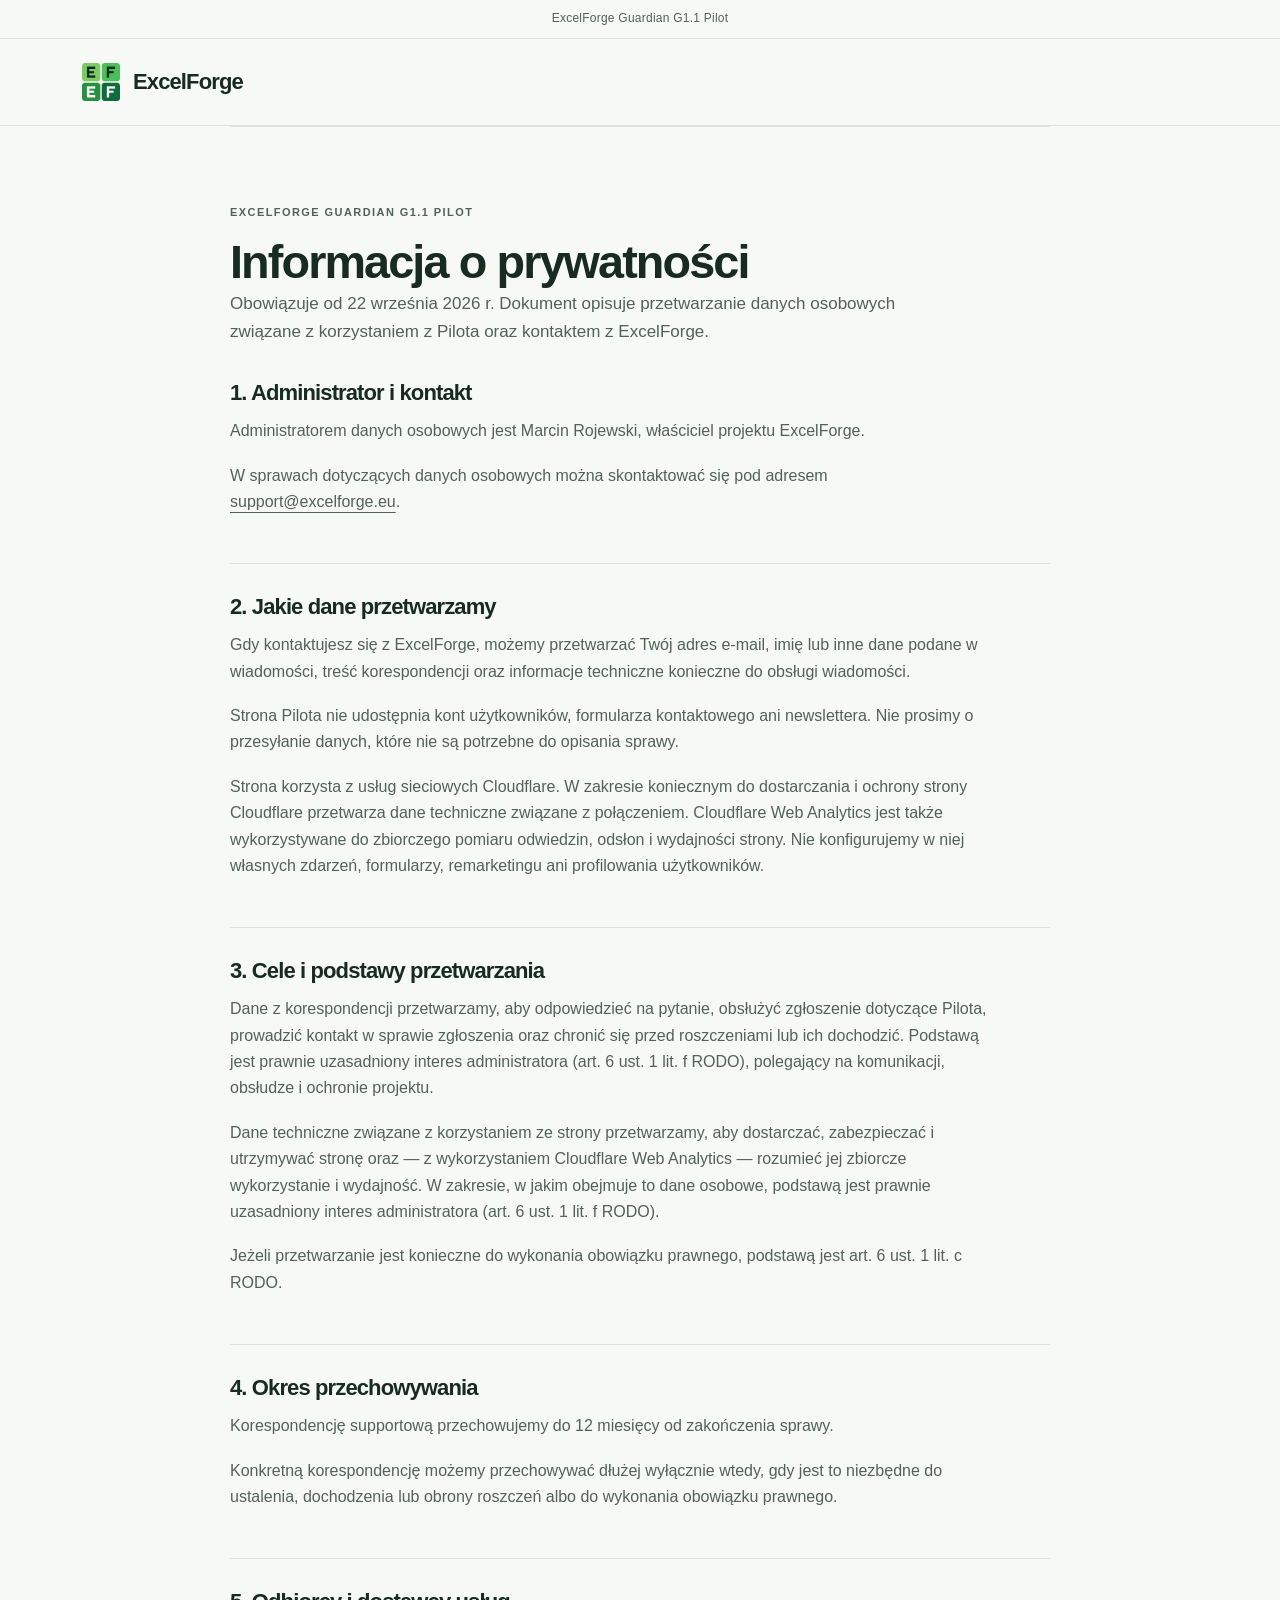
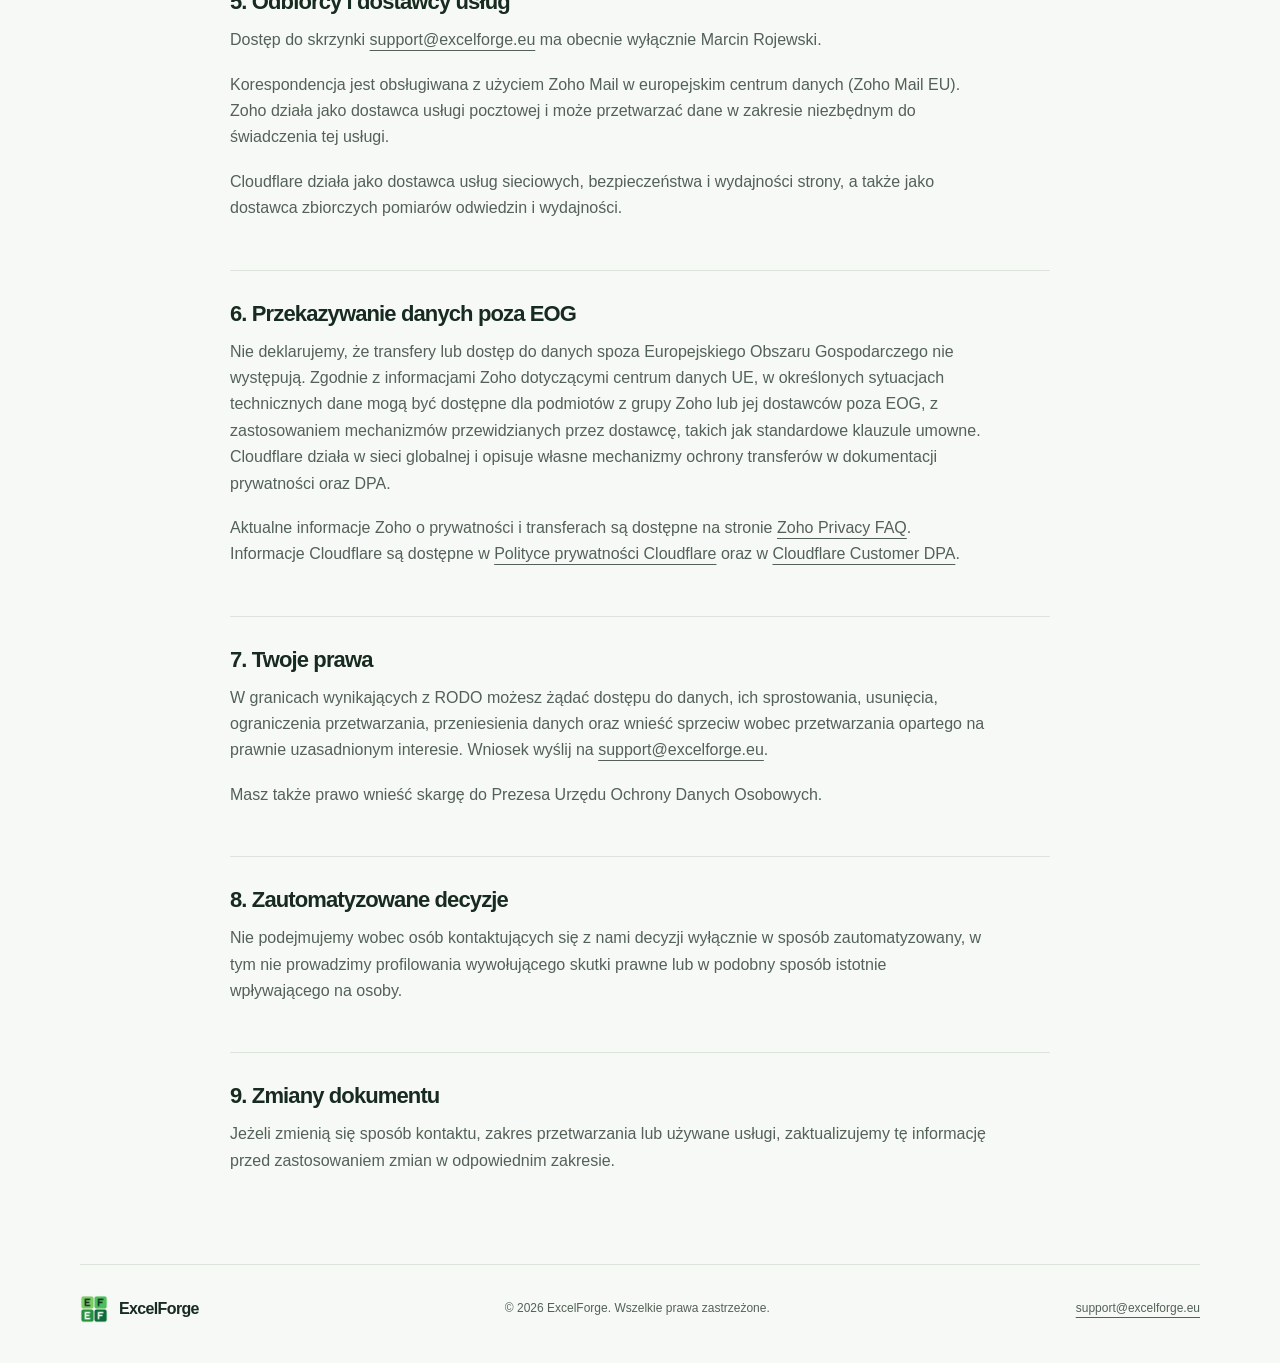
<file: docs/prywatnosc.html>
<!doctype html>
<html lang="pl">
<head>
  <meta charset="utf-8">
  <meta name="viewport" content="width=device-width, initial-scale=1">
  <meta name="robots" content="noindex, nofollow">
  <meta name="description" content="Informacja o przetwarzaniu danych osobowych w związku z ExcelForge Guardian G1.1 Pilot.">
  <meta name="theme-color" content="#f7f9f6">
  <title>Prywatność — ExcelForge Guardian G1.1 Pilot</title>
  <link rel="icon" type="image/png" href="assets/EF_Block_Guardian_v0.png">
  <link rel="stylesheet" href="assets/site.css">
</head>
<body>
  <a class="skip-link" href="#main">Przejdź do treści</a>
  <div class="prototype-note">ExcelForge Guardian G1.1 Pilot</div>
  <header class="site-header">
    <div class="header-inner wrap">
      <a class="brand" href="index.html#guardian" aria-label="ExcelForge — Guardian">
        <img src="assets/EF_Block_Guardian_v0.png" width="42" height="42" alt="">
        <span>ExcelForge</span>
      </a>
    </div>
  </header>
  <main id="main" tabindex="-1">
    <section class="section wrap legal-page" aria-labelledby="privacy-title">
      <p class="eyebrow">ExcelForge Guardian G1.1 Pilot</p>
      <h1 id="privacy-title">Informacja o prywatności</h1>
      <p class="section-lead">Obowiązuje od 22 września 2026 r. Dokument opisuje przetwarzanie danych osobowych związane z korzystaniem z Pilota oraz kontaktem z ExcelForge.</p>

      <div class="legal-content">
        <section aria-labelledby="controller-title">
          <h2 id="controller-title">1. Administrator i kontakt</h2>
          <p>Administratorem danych osobowych jest Marcin Rojewski, właściciel projektu ExcelForge.</p>
          <p>W sprawach dotyczących danych osobowych można skontaktować się pod adresem <a href="mailto:support@excelforge.eu">support@excelforge.eu</a>.</p>
        </section>

        <section aria-labelledby="data-title">
          <h2 id="data-title">2. Jakie dane przetwarzamy</h2>
          <p>Gdy kontaktujesz się z ExcelForge, możemy przetwarzać Twój adres e-mail, imię lub inne dane podane w wiadomości, treść korespondencji oraz informacje techniczne konieczne do obsługi wiadomości.</p>
          <p>Strona Pilota nie udostępnia kont użytkowników, formularza kontaktowego ani newslettera. Nie prosimy o przesyłanie danych, które nie są potrzebne do opisania sprawy.</p>
          <p>Strona korzysta z usług sieciowych Cloudflare. W zakresie koniecznym do dostarczania i ochrony strony Cloudflare przetwarza dane techniczne związane z połączeniem. Cloudflare Web Analytics jest także wykorzystywane do zbiorczego pomiaru odwiedzin, odsłon i wydajności strony. Nie konfigurujemy w niej własnych zdarzeń, formularzy, remarketingu ani profilowania użytkowników.</p>
        </section>

        <section aria-labelledby="purpose-title">
          <h2 id="purpose-title">3. Cele i podstawy przetwarzania</h2>
          <p>Dane z korespondencji przetwarzamy, aby odpowiedzieć na pytanie, obsłużyć zgłoszenie dotyczące Pilota, prowadzić kontakt w sprawie zgłoszenia oraz chronić się przed roszczeniami lub ich dochodzić. Podstawą jest prawnie uzasadniony interes administratora (art. 6 ust. 1 lit. f RODO), polegający na komunikacji, obsłudze i ochronie projektu.</p>
          <p>Dane techniczne związane z korzystaniem ze strony przetwarzamy, aby dostarczać, zabezpieczać i utrzymywać stronę oraz — z wykorzystaniem Cloudflare Web Analytics — rozumieć jej zbiorcze wykorzystanie i wydajność. W zakresie, w jakim obejmuje to dane osobowe, podstawą jest prawnie uzasadniony interes administratora (art. 6 ust. 1 lit. f RODO).</p>
          <p>Jeżeli przetwarzanie jest konieczne do wykonania obowiązku prawnego, podstawą jest art. 6 ust. 1 lit. c RODO.</p>
        </section>

        <section aria-labelledby="retention-title">
          <h2 id="retention-title">4. Okres przechowywania</h2>
          <p>Korespondencję supportową przechowujemy do 12 miesięcy od zakończenia sprawy.</p>
          <p>Konkretną korespondencję możemy przechowywać dłużej wyłącznie wtedy, gdy jest to niezbędne do ustalenia, dochodzenia lub obrony roszczeń albo do wykonania obowiązku prawnego.</p>
        </section>

        <section aria-labelledby="recipients-title">
          <h2 id="recipients-title">5. Odbiorcy i dostawcy usług</h2>
          <p>Dostęp do skrzynki <a href="mailto:support@excelforge.eu">support@excelforge.eu</a> ma obecnie wyłącznie Marcin Rojewski.</p>
          <p>Korespondencja jest obsługiwana z użyciem Zoho Mail w europejskim centrum danych (Zoho Mail EU). Zoho działa jako dostawca usługi pocztowej i może przetwarzać dane w zakresie niezbędnym do świadczenia tej usługi.</p>
          <p>Cloudflare działa jako dostawca usług sieciowych, bezpieczeństwa i wydajności strony, a także jako dostawca zbiorczych pomiarów odwiedzin i wydajności.</p>
        </section>

        <section aria-labelledby="transfers-title">
          <h2 id="transfers-title">6. Przekazywanie danych poza EOG</h2>
          <p>Nie deklarujemy, że transfery lub dostęp do danych spoza Europejskiego Obszaru Gospodarczego nie występują. Zgodnie z informacjami Zoho dotyczącymi centrum danych UE, w określonych sytuacjach technicznych dane mogą być dostępne dla podmiotów z grupy Zoho lub jej dostawców poza EOG, z zastosowaniem mechanizmów przewidzianych przez dostawcę, takich jak standardowe klauzule umowne. Cloudflare działa w sieci globalnej i opisuje własne mechanizmy ochrony transferów w dokumentacji prywatności oraz DPA.</p>
          <p>Aktualne informacje Zoho o prywatności i transferach są dostępne na stronie <a href="https://www.zoho.com/privacy/privacy-faq.html">Zoho Privacy FAQ</a>. Informacje Cloudflare są dostępne w <a href="https://www.cloudflare.com/policies/privacy/">Polityce prywatności Cloudflare</a> oraz w <a href="https://www.cloudflare.com/cloudflare-customer-dpa/">Cloudflare Customer DPA</a>.</p>
        </section>

        <section aria-labelledby="rights-title">
          <h2 id="rights-title">7. Twoje prawa</h2>
          <p>W granicach wynikających z RODO możesz żądać dostępu do danych, ich sprostowania, usunięcia, ograniczenia przetwarzania, przeniesienia danych oraz wnieść sprzeciw wobec przetwarzania opartego na prawnie uzasadnionym interesie. Wniosek wyślij na <a href="mailto:support@excelforge.eu">support@excelforge.eu</a>.</p>
          <p>Masz także prawo wnieść skargę do Prezesa Urzędu Ochrony Danych Osobowych.</p>
        </section>

        <section aria-labelledby="automated-title">
          <h2 id="automated-title">8. Zautomatyzowane decyzje</h2>
          <p>Nie podejmujemy wobec osób kontaktujących się z nami decyzji wyłącznie w sposób zautomatyzowany, w tym nie prowadzimy profilowania wywołującego skutki prawne lub w podobny sposób istotnie wpływającego na osoby.</p>
        </section>

        <section aria-labelledby="changes-title">
          <h2 id="changes-title">9. Zmiany dokumentu</h2>
          <p>Jeżeli zmienią się sposób kontaktu, zakres przetwarzania lub używane usługi, zaktualizujemy tę informację przed zastosowaniem zmian w odpowiednim zakresie.</p>
        </section>
      </div>
    </section>
  </main>
  <footer class="wrap site-footer"><a class="brand" href="index.html#guardian"><img src="assets/EF_Block_Guardian_v0.png" width="28" height="28" alt=""><span>ExcelForge</span></a><span>© 2026 ExcelForge. Wszelkie prawa zastrzeżone.</span><a href="mailto:support@excelforge.eu">support@excelforge.eu</a></footer>
</body>
</html>
</file>
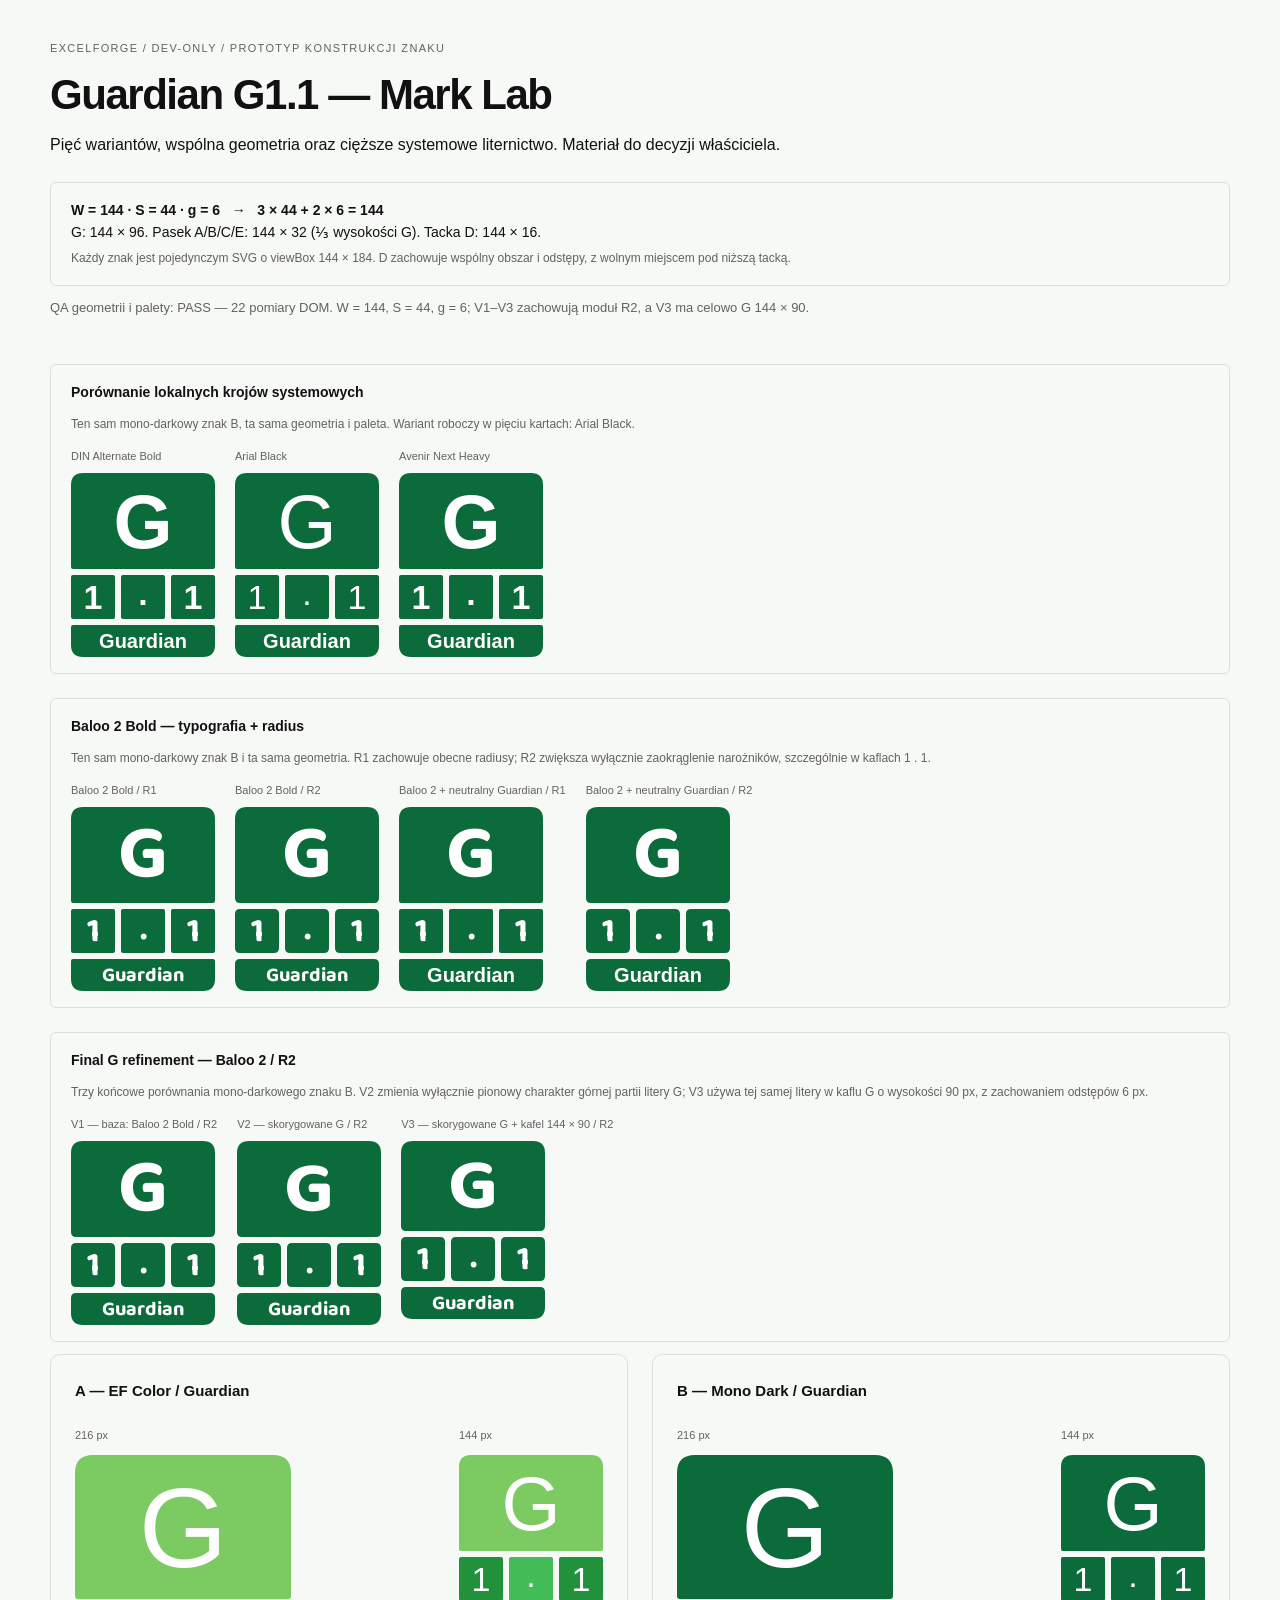
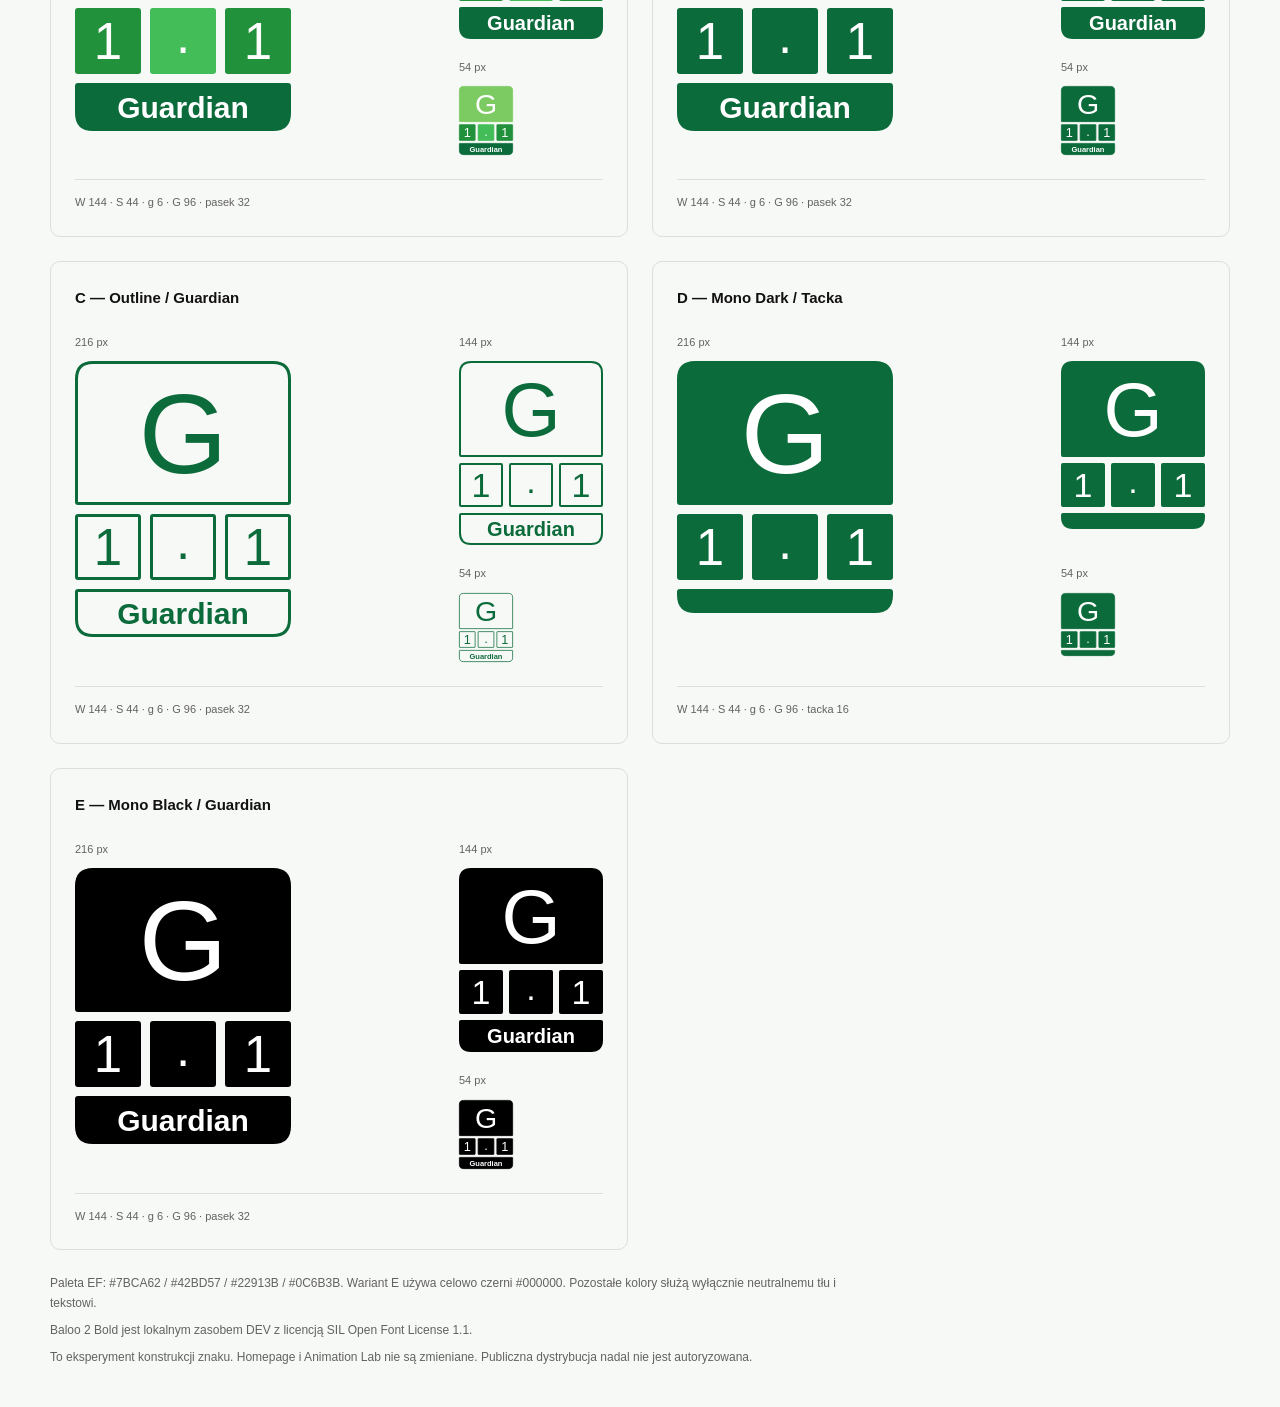
<file: docs/dev/guardian-mark-lab.html>
<!doctype html>
<html lang="pl">
<head>
  <meta charset="utf-8">
  <meta name="viewport" content="width=device-width, initial-scale=1">
  <meta name="robots" content="noindex, nofollow">
  <title>ExcelForge — Guardian G1.1 Mark Lab</title>
  <style>
    @font-face { font-family:'Baloo 2'; font-style:normal; font-weight:700; font-display:swap; src:url('assets/Baloo2-Bold.ttf') format('truetype') }
    :root { color-scheme:light; --ef-1:#7BCA62; --ef-2:#42BD57; --ef-3:#22913B; --ef-4:#0C6B3B; --black:#000000; --paper:#F7F9F6; --ink:#111111; --muted:#626262; --line:#DDDDDD; font-family:Arial,Helvetica,sans-serif; background:var(--paper); color:var(--ink) }
    * { box-sizing:border-box } body { margin:0; line-height:1.6 } main { max-width:1180px; width:calc(100% - 64px); margin:0 auto; padding:40px 0 } p { margin:0 }
    .eyebrow { text-transform:uppercase; letter-spacing:.12em; font-size:11px; color:var(--muted) } h1 { font-size:clamp(30px,4vw,42px); letter-spacing:-.035em; line-height:1.2; margin:12px 0 } .intro { max-width:760px; font-size:16px }
    .contract,.type-comparison { margin:24px 0 12px; padding:16px 20px; border:1px solid var(--line); border-radius:6px; font-size:14px } .contract strong,.readout { font-variant-numeric:tabular-nums } .contract p+p { margin-top:6px; color:var(--muted); font-size:12px } #qa-result { font-size:13px; color:var(--muted); min-height:42px; margin:0 0 18px }
    .type-comparison h2 { font-size:14px; margin:0 0 12px } .type-comparison>p { color:var(--muted); font-size:12px; margin-bottom:14px } .type-options { display:flex; gap:20px; flex-wrap:wrap } .type-option { margin:0; min-width:144px } .type-option figcaption { color:var(--muted); font-size:11px; margin-bottom:7px }
    .variants { display:grid; grid-template-columns:repeat(2,minmax(0,1fr)); gap:24px } .variant { margin:0; border:1px solid var(--line); padding:24px; border-radius:10px; min-width:0 } .variant>figcaption { font-size:15px; font-weight:700; margin-bottom:24px } .scale-layout { display:grid; grid-template-columns:216px 144px; gap:32px; justify-content:space-between; align-items:start } .scale-label { font-size:11px; color:var(--muted); margin-bottom:10px; font-variant-numeric:tabular-nums } .smaller-scales { display:flex; flex-direction:column; gap:20px }
    .sample { width:var(--sample-width); height:calc(var(--sample-width) * 184 / 144) } .mark { display:block; width:100%; height:100%; overflow:visible } .readout { border-top:1px solid var(--line); margin-top:24px; padding-top:14px; font-size:11px; color:var(--muted) } footer { max-width:820px; margin-top:24px; color:var(--muted); font-size:12px } footer p+p { margin-top:8px }
    @media (max-width:1040px) { .scale-layout { grid-template-columns:1fr; gap:24px } .scale-example { justify-self:center } .smaller-scales { flex-direction:row; align-items:flex-start; justify-content:center; gap:28px } }
    @media (max-width:650px) { main { width:calc(100% - 32px); padding-top:28px } .variants { grid-template-columns:1fr; gap:20px } .variant { padding:20px 16px } .contract,.type-comparison { padding:14px } .smaller-scales { gap:24px } #qa-result { min-height:63px } }
  </style>
</head>
<body>
<main>
  <header><p class="eyebrow">ExcelForge / DEV-only / prototyp konstrukcji znaku</p><h1>Guardian G1.1 — Mark Lab</h1><p class="intro">Pięć wariantów, wspólna geometria oraz cięższe systemowe liternictwo. Materiał do decyzji właściciela.</p></header>
  <section class="contract" aria-label="Kontrakt geometrii"><strong>W = 144 · S = 44 · g = 6 &nbsp; → &nbsp; 3 × 44 + 2 × 6 = 144</strong><p>G: 144 × 96. Pasek A/B/C/E: 144 × 32 (⅓ wysokości G). Tacka D: 144 × 16.</p><p>Każdy znak jest pojedynczym SVG o viewBox 144 × 184. D zachowuje wspólny obszar i odstępy, z wolnym miejscem pod niższą tacką.</p></section>
  <p id="qa-result" role="status">Pomiar DOM wymaga JavaScript.</p>
  <section class="type-comparison" aria-labelledby="type-heading"><h2 id="type-heading">Porównanie lokalnych krojów systemowych</h2><p>Ten sam mono-darkowy znak B, ta sama geometria i paleta. Wariant roboczy w pięciu kartach: Arial Black.</p><div id="type-options" class="type-options"></div></section>
  <section class="type-comparison" aria-labelledby="baloo-heading"><h2 id="baloo-heading">Baloo 2 Bold — typografia + radius</h2><p>Ten sam mono-darkowy znak B i ta sama geometria. R1 zachowuje obecne radiusy; R2 zwiększa wyłącznie zaokrąglenie narożników, szczególnie w kaflach 1 . 1.</p><div id="baloo-options" class="type-options"></div></section>
  <section class="type-comparison" aria-labelledby="final-g-heading"><h2 id="final-g-heading">Final G refinement — Baloo 2 / R2</h2><p>Trzy końcowe porównania mono-darkowego znaku B. V2 zmienia wyłącznie pionowy charakter górnej partii litery G; V3 używa tej samej litery w kaflu G o wysokości 90 px, z zachowaniem odstępów 6 px.</p><div id="final-g-options" class="type-options"></div></section>
  <section id="variants" class="variants" aria-label="Warianty znaku"></section>
  <footer><p>Paleta EF: #7BCA62 / #42BD57 / #22913B / #0C6B3B. Wariant E używa celowo czerni #000000. Pozostałe kolory służą wyłącznie neutralnemu tłu i tekstowi.</p><p>Baloo 2 Bold jest lokalnym zasobem DEV z licencją SIL Open Font License 1.1.</p><p>To eksperyment konstrukcji znaku. Homepage i Animation Lab nie są zmieniane. Publiczna dystrybucja nadal nie jest autoryzowana.</p></footer>
</main>
<script>
(() => {
  'use strict';
  const p={one:'#7BCA62',two:'#42BD57',three:'#22913B',four:'#0C6B3B',black:'#000000',paper:'#F7F9F6',white:'#FFFFFF'};
  const fonts={candidate1:{label:'DIN Alternate Bold',family:"'DIN Alternate', 'Arial Black', Arial, sans-serif",weight:700},candidate2:{label:'Arial Black',family:"'Arial Black', Arial, sans-serif",weight:400},candidate3:{label:'Avenir Next Heavy',family:"'Avenir Next', Avenir, 'Helvetica Neue', Arial, sans-serif",weight:900},baloo:{label:'Baloo 2 Bold',family:"'Baloo 2', 'Arial Black', Arial, sans-serif",weight:700}};
  const variants=[
    {id:'a',label:'A — EF Color / Guardian',fill:[p.one,p.three,p.two,p.three,p.four],glyph:p.white,font:'candidate2'},
    {id:'b',label:'B — Mono Dark / Guardian',fill:Array(5).fill(p.four),glyph:p.white,font:'candidate2'},
    {id:'c',label:'C — Outline / Guardian',fill:Array(5).fill(p.paper),stroke:p.four,glyph:p.four,font:'candidate2'},
    {id:'d',label:'D — Mono Dark / Tacka',fill:Array(5).fill(p.four),glyph:p.white,tray:true,font:'candidate2'},
    {id:'e',label:'E — Mono Black / Guardian',fill:Array(5).fill(p.black),glyph:p.white,font:'candidate2'}
  ];
  const shell=(w,h,rt=2,rb=2)=>{const l=1,r=w-1,b=h-1,t=1,a=rt-1,c=rb-1;return `M ${l+a} ${t} H ${r-a} Q ${r} ${t} ${r} ${t+a} V ${b-c} Q ${r} ${b} ${r-c} ${b} H ${l+c} Q ${l} ${b} ${l} ${b-c} V ${t+a} Q ${l} ${t} ${l+a} ${t} Z`};
  let flatGId=0;
  const tile=(role,x,y,w,h,text,fill,glyph,font,rt=2,rb=2,stroke=fill,gMode='base')=>{const dot=role==='dot',weight=role==='bar'&&font.family.indexOf('Baloo 2')===-1?900:font.weight,attrs=`class="glyph glyph--${role}" x="${w/2}" y="${dot?30:h/2}" text-anchor="middle" dominant-baseline="${dot?'alphabetic':'central'}" fill="${glyph}" font-family="${font.family}" font-weight="${weight}" font-size="${role==='g'?76:role==='bar'?20:34}"`;let glyphMarkup='';if(text&&role==='g'&&gMode==='flat'){const id=`flat-g-${flatGId++}`,cut=h/2;glyphMarkup=`<defs><clipPath id="${id}-top"><rect x="0" y="0" width="${w}" height="${cut}"/></clipPath><clipPath id="${id}-bottom"><rect x="0" y="${cut}" width="${w}" height="${h-cut}"/></clipPath></defs><text ${attrs} clip-path="url(#${id}-bottom)">${text}</text><text ${attrs} transform="translate(0 5) scale(1 .90)" clip-path="url(#${id}-top)">${text}</text>`}else if(text){glyphMarkup=`<text ${attrs}>${text}</text>`}return `<g class="tile tile--${role}" data-w="${w}" data-h="${h}" transform="translate(${x} ${y})"><rect class="measure" width="${w}" height="${h}" fill="none" stroke="none"/><path class="shell" d="${shell(w,h,rt,rb)}" fill="${fill}" stroke="${stroke}" stroke-width="2"/>${glyphMarkup}</g>`};
  function mark(v,width,fontId,barFontId=fontId,radius='r1',gMode='base',gHeight=96){const font=fonts[fontId||v.font],barFont=fonts[barFontId||v.font],r=radius==='r2'?{gTop:12,gBottom:5,middle:5,barTop:5,barBottom:12}:{gTop:12,gBottom:2,middle:2,barTop:2,barBottom:12},h=v.tray?16:32,middleY=gHeight+6,barY=middleY+44+6,[g,d1,dot,d2,bar]=v.fill,stroke=v.stroke;return `<div class="sample" data-width="${width}" data-variant="${v.id}" data-radius="${radius}" data-g-height="${gHeight}" style="--sample-width:${width}px" role="img" aria-label="${v.label}, szerokość ${width} px"><svg class="mark" viewBox="0 0 144 184" aria-hidden="true"><g class="mark-geometry" data-w="144" data-h="184">${tile('g',0,0,144,gHeight,'G',g,v.glyph,font,r.gTop,r.gBottom,stroke||g,gMode)}${tile('digit-1',0,middleY,44,44,'1',d1,v.glyph,font,r.middle,r.middle,stroke||d1)}${tile('dot',50,middleY,44,44,'.',dot,v.glyph,font,r.middle,r.middle,stroke||dot)}${tile('digit-2',100,middleY,44,44,'1',d2,v.glyph,font,r.middle,r.middle,stroke||d2)}${tile('bar',0,barY,144,h,v.tray?'':'Guardian',bar,v.glyph,barFont,r.barTop,r.barBottom,stroke||bar)}</g></svg></div>`}
  const scales=[216,144,54];
  document.querySelector('#variants').innerHTML=variants.map(v=>`<figure class="variant"><figcaption>${v.label}</figcaption><div class="scale-layout"><div class="scale-example"><p class="scale-label">216 px</p>${mark(v,216)}</div><div class="smaller-scales">${scales.slice(1).map(s=>`<div class="scale-example"><p class="scale-label">${s} px</p>${mark(v,s)}</div>`).join('')}</div></div><p class="readout">W 144 · S 44 · g 6 · G 96 · ${v.tray?'tacka 16':'pasek 32'}</p></figure>`).join('');
  const b=variants[1]; document.querySelector('#type-options').innerHTML=Object.entries(fonts).filter(([id])=>id!=='baloo').map(([id,font])=>`<figure class="type-option"><figcaption>${font.label}</figcaption>${mark(b,144,id)}</figure>`).join('');
  const balooTests=[['Baloo 2 Bold / R1','baloo','baloo','r1'],['Baloo 2 Bold / R2','baloo','baloo','r2'],['Baloo 2 + neutralny Guardian / R1','baloo','candidate2','r1'],['Baloo 2 + neutralny Guardian / R2','baloo','candidate2','r2']];
  document.querySelector('#baloo-options').innerHTML=balooTests.map(([label,glyph,bar,radius])=>`<figure class="type-option"><figcaption>${label}</figcaption>${mark(b,144,glyph,bar,radius)}</figure>`).join('');
  const finalGTests=[['V1 — baza: Baloo 2 Bold / R2','base',96],['V2 — skorygowane G / R2','flat',96],['V3 — skorygowane G + kafel 144 × 90 / R2','flat',90]];
  document.querySelector('#final-g-options').innerHTML=finalGTests.map(([label,gMode,gHeight])=>`<figure class="type-option"><figcaption>${label}</figcaption>${mark(b,144,'baloo','baloo','r2',gMode,gHeight)}</figure>`).join('');
  const output=document.querySelector('#qa-result'); const rgb=hex=>{const n=parseInt(hex.slice(1),16);return `rgb(${n>>16}, ${n>>8&255}, ${n&255})`}; const near=(a,b,t)=>Math.abs(a-b)<=t;
  function qa(){const samples=[...document.querySelectorAll('#variants .sample,#baloo-options .sample,#final-g-options .sample')];const checks=samples.map(sample=>{const r=e=>e.getBoundingClientRect(),svg=r(sample.querySelector('svg')),g=r(sample.querySelector('.tile--g .measure')),first=r(sample.querySelector('.tile--digit-1 .measure')),dot=r(sample.querySelector('.tile--dot .measure')),second=r(sample.querySelector('.tile--digit-2 .measure')),bar=r(sample.querySelector('.tile--bar .measure')),unit=g.width/144,t=Math.max(.01,unit*.01),gHeight=Number(sample.dataset.gHeight||96),v=variants.find(x=>x.id===sample.dataset.variant),a=dot.left-first.right,b=second.left-dot.right,c=first.top-g.bottom,d=bar.top-first.bottom,source=[...sample.querySelectorAll('.tile')].every(e=>Number(e.dataset.w)>0&&Number(e.dataset.h)>0),geometry=source&&near(g.width,first.width+dot.width+second.width+a+b,t)&&near(g.width,bar.width,t)&&[first,dot,second].every(x=>near(x.width,x.height,t))&&[a,b,c,d].every(x=>near(x,6*unit,t))&&near(g.height,gHeight*unit,t)&&near(bar.height,(v.tray?16:32)*unit,t)&&near(svg.width,144*unit,t)&&near(svg.height,184*unit,t),allowed=v.fill.map(rgb).concat(v.stroke?[rgb(v.stroke)]:[]).concat([rgb(v.glyph)]),actual=[...sample.querySelectorAll('.shell,.glyph')].flatMap(e=>{const z=getComputedStyle(e);return e.classList.contains('shell')?[z.fill,z.stroke]:[z.fill]}),colors=actual.every(x=>allowed.includes(x));sample.dataset.geometry=geometry?'pass':'fail';sample.dataset.palette=colors?'pass':'fail';return geometry&&colors});const pass=checks.every(Boolean);output.dataset.result=pass?'pass':'fail';output.textContent=pass?'QA geometrii i palety: PASS — 22 pomiary DOM. W = 144, S = 44, g = 6; V1–V3 zachowują moduł R2, a V3 ma celowo G 144 × 90.':'QA geometrii i palety: FAIL — sprawdź dane wariantu.'}
  window.addEventListener('resize',qa);if(document.fonts?.ready)document.fonts.ready.then(qa);else qa();
})();
</script>
</body>
</html>
</file>
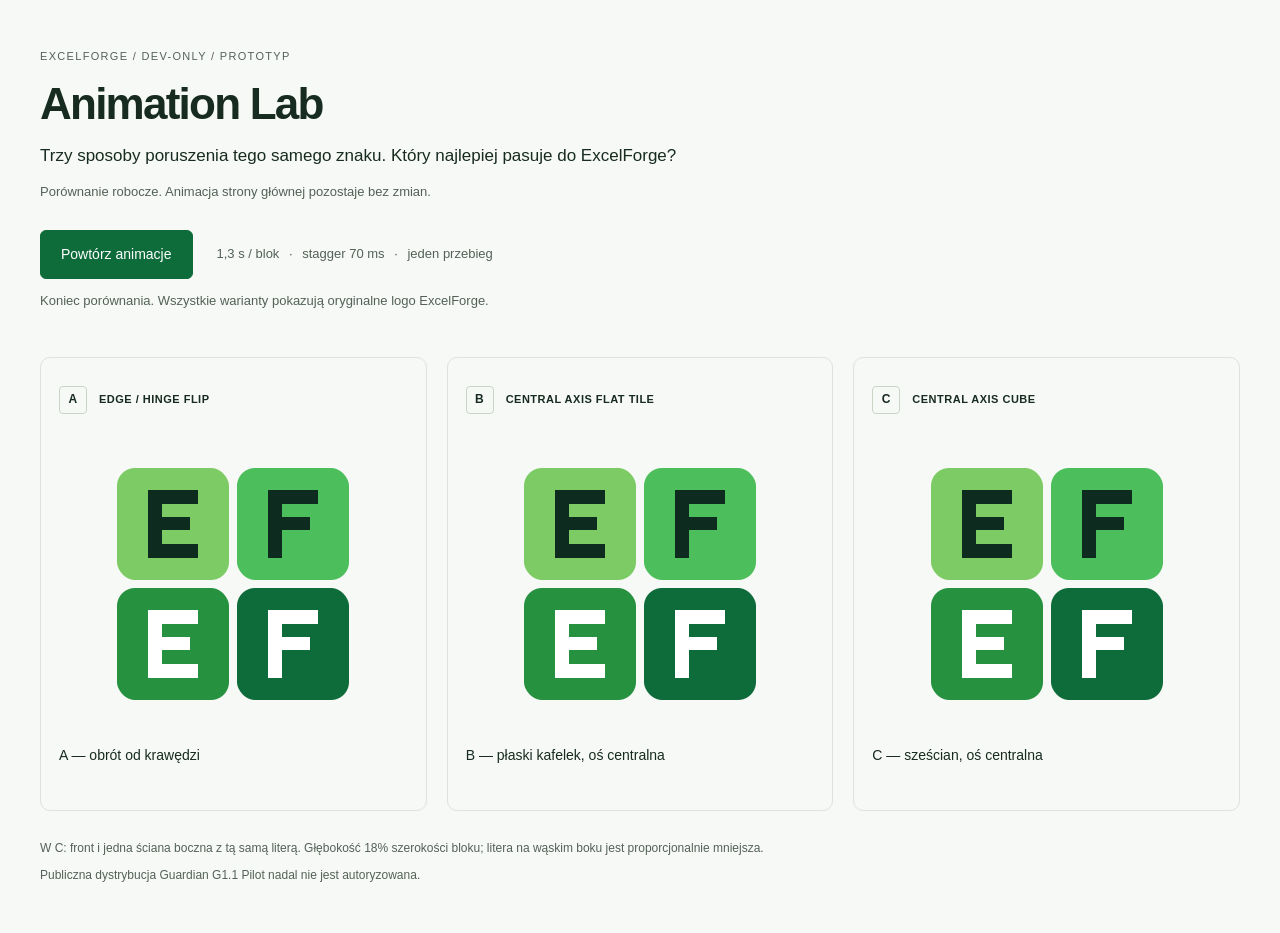
<file: docs/dev/logo-motion-lab.html>
<!doctype html>
<html lang="pl">
<head>
  <meta charset="utf-8">
  <meta name="viewport" content="width=device-width, initial-scale=1">
  <meta name="robots" content="noindex, nofollow">
  <title>ExcelForge — Animation Lab A/B/C</title>
  <link rel="icon" href="../assets/EF_Block_Guardian_v0.png" type="image/png">
  <link rel="stylesheet" href="logo-motion-lab.css">
  <script src="logo-motion-lab.js" defer></script>
</head>
<body>
  <main>
    <header>
      <p class="eyebrow">ExcelForge / DEV-only / prototyp</p>
      <h1>Animation Lab</h1>
      <p class="intro">Trzy sposoby poruszenia tego samego znaku. Który najlepiej pasuje do ExcelForge?</p>
      <p class="boundary">Porównanie robocze. Animacja strony głównej pozostaje bez zmian.</p>
    </header>
    <div class="controls">
      <button id="replay" type="button" disabled>Powtórz animacje</button>
      <p>1,3 s / blok <span aria-hidden="true">·</span> stagger 70 ms <span aria-hidden="true">·</span> jeden przebieg</p>
    </div>
    <p id="motion-status" class="status" role="status" aria-live="polite">Statyczny podgląd logo.</p>
    <div class="comparison">
      <figure data-variant="a">
        <h2><span>A</span> Edge / hinge flip</h2>
        <div class="stage" role="img" aria-label="Logo ExcelForge, wariant A — obrót od krawędzi">
          <img class="static-logo" src="../assets/EF_Block_Guardian_v0.png" alt="" width="256" height="256">
          <div class="mark" aria-hidden="true">
            <div class="cell cell-1 surface"></div><div class="cell cell-2 surface"></div>
            <div class="cell cell-3 surface"></div><div class="cell cell-4 surface"></div>
          </div>
        </div>
        <figcaption>A — obrót od krawędzi</figcaption>
      </figure>
      <figure data-variant="b">
        <h2><span>B</span> Central axis flat tile</h2>
        <div class="stage" role="img" aria-label="Logo ExcelForge, wariant B — płaski kafelek, oś centralna">
          <img class="static-logo" src="../assets/EF_Block_Guardian_v0.png" alt="" width="256" height="256">
          <div class="mark" aria-hidden="true">
            <div class="cell cell-1 surface"></div><div class="cell cell-2 surface"></div>
            <div class="cell cell-3 surface"></div><div class="cell cell-4 surface"></div>
          </div>
        </div>
        <figcaption>B — płaski kafelek, oś centralna</figcaption>
      </figure>
      <figure data-variant="c">
        <h2><span>C</span> Central axis cube</h2>
        <div class="stage" role="img" aria-label="Logo ExcelForge, wariant C — sześcian, oś centralna">
          <img class="static-logo" src="../assets/EF_Block_Guardian_v0.png" alt="" width="256" height="256">
          <div class="mark" aria-hidden="true">
            <div class="cell cell-1"><div class="cube-position"><div class="cube"><div class="face front face-art"></div><div class="face side right"><span class="side-glyph face-art"></span></div></div></div></div>
            <div class="cell cell-2"><div class="cube-position"><div class="cube"><div class="face front face-art"></div><div class="face side bottom"><span class="side-glyph face-art"></span></div></div></div></div>
            <div class="cell cell-3"><div class="cube-position"><div class="cube"><div class="face front face-art"></div><div class="face side top"><span class="side-glyph face-art"></span></div></div></div></div>
            <div class="cell cell-4"><div class="cube-position"><div class="cube"><div class="face front face-art"></div><div class="face side left"><span class="side-glyph face-art"></span></div></div></div></div>
          </div>
        </div>
        <figcaption>C — sześcian, oś centralna</figcaption>
      </figure>
    </div>
    <footer>
      <p>W C: front i jedna ściana boczna z tą samą literą. Głębokość 18% szerokości bloku; litera na wąskim boku jest proporcjonalnie mniejsza.</p>
      <p>Publiczna dystrybucja Guardian G1.1 Pilot nadal nie jest autoryzowana.</p>
    </footer>
  </main>
</body>
</html>
</file>
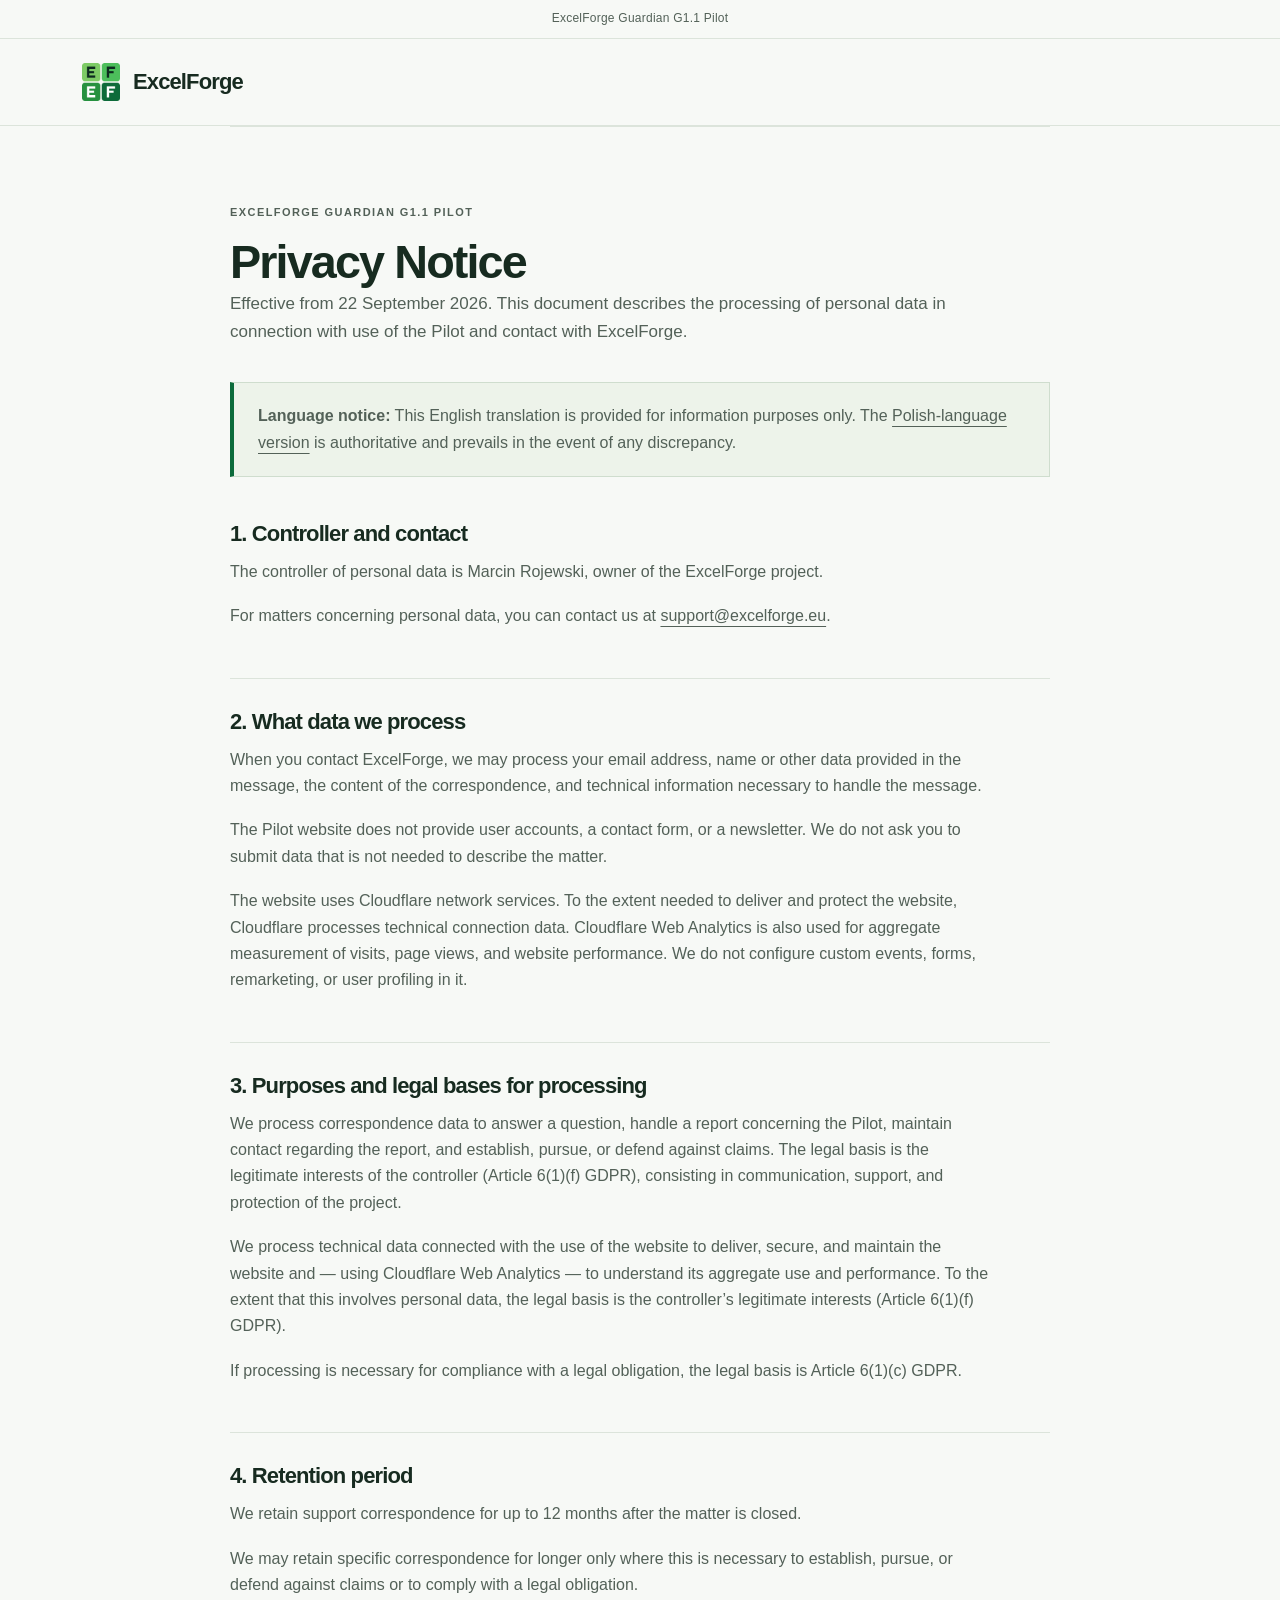
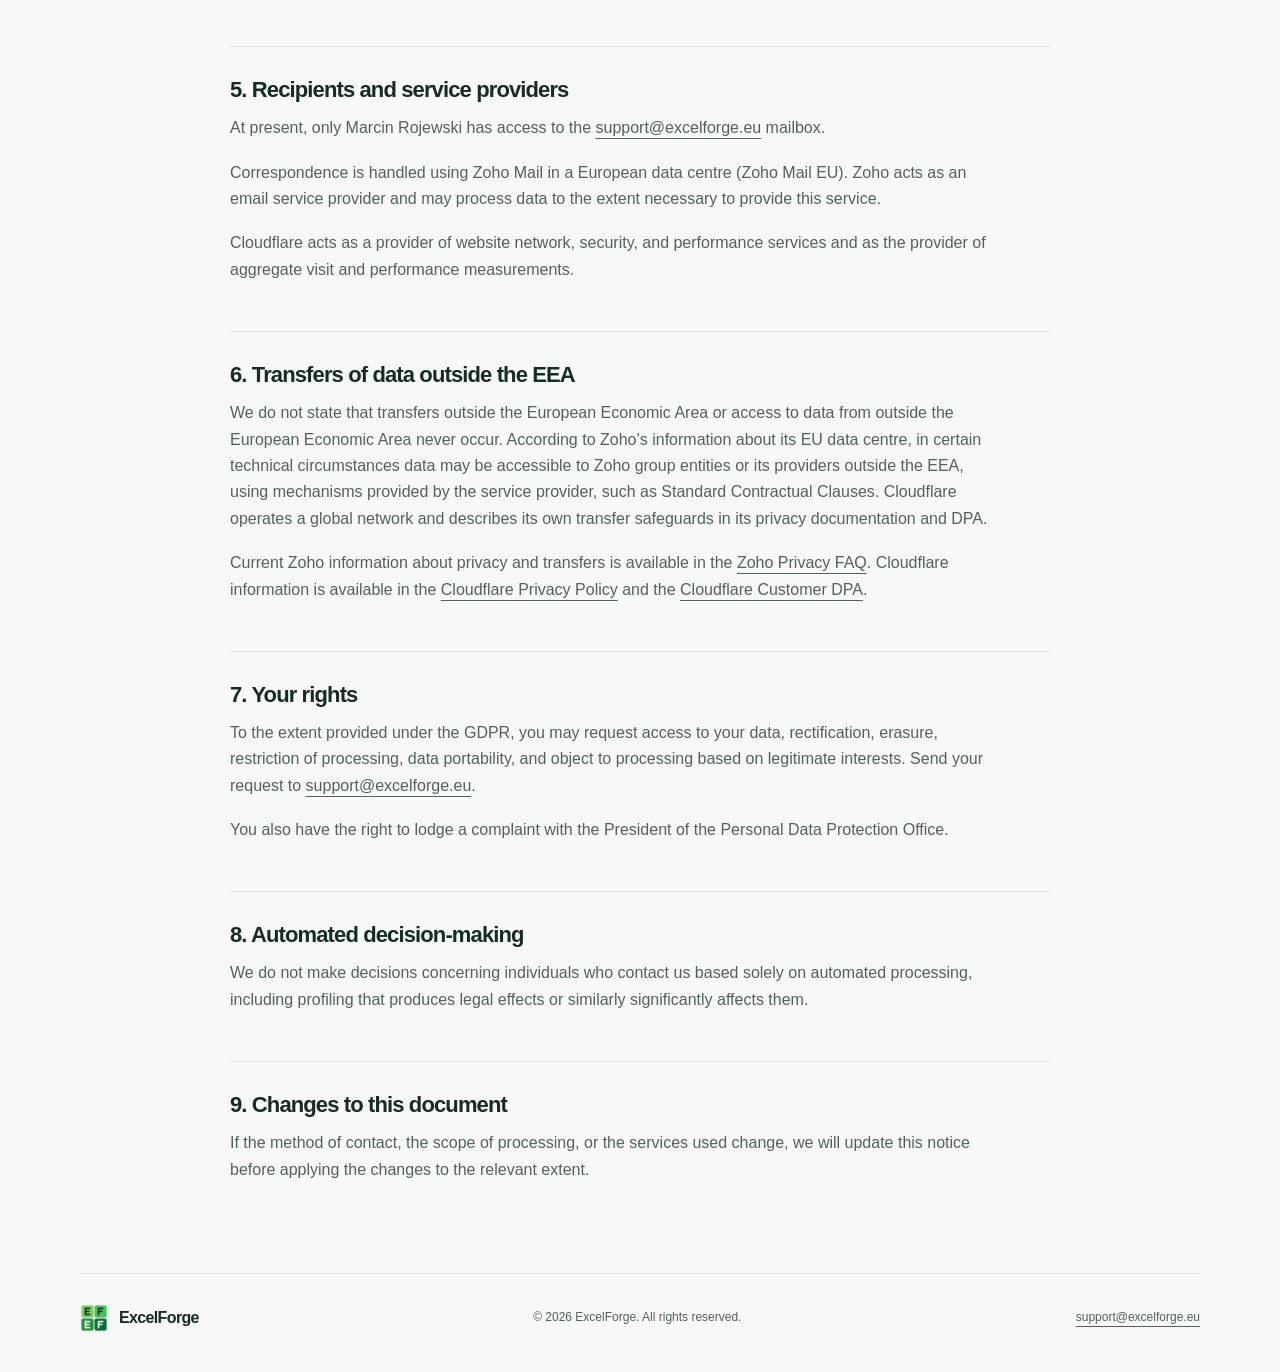
<file: docs/en/privacy.html>
<!doctype html>
<html lang="en">
<head>
  <meta charset="utf-8">
  <meta name="viewport" content="width=device-width, initial-scale=1">
  <meta name="robots" content="noindex, nofollow">
  <meta name="description" content="Information about the processing of personal data in connection with ExcelForge Guardian G1.1 Pilot.">
  <meta name="theme-color" content="#f7f9f6">
  <title>Privacy Notice — ExcelForge Guardian G1.1 Pilot</title>
  <link rel="icon" type="image/png" href="../assets/EF_Block_Guardian_v0.png">
  <link rel="stylesheet" href="../assets/site.css">
</head>
<body>
  <a class="skip-link" href="#main">Skip to content</a>
  <div class="prototype-note">ExcelForge Guardian G1.1 Pilot</div>
  <header class="site-header">
    <div class="header-inner wrap">
      <a class="brand" href="index.html#guardian" aria-label="ExcelForge — Guardian">
        <img src="../assets/EF_Block_Guardian_v0.png" width="42" height="42" alt="">
        <span>ExcelForge</span>
      </a>
    </div>
  </header>
  <main id="main" tabindex="-1">
    <section class="section wrap legal-page" aria-labelledby="privacy-title">
      <p class="eyebrow">ExcelForge Guardian G1.1 Pilot</p>
      <h1 id="privacy-title">Privacy Notice</h1>
      <p class="section-lead">Effective from 22 September 2026. This document describes the processing of personal data in connection with use of the Pilot and contact with ExcelForge.</p>

      <div class="legal-notice" role="note">
        <p><strong>Language notice:</strong> This English translation is provided for information purposes only. The <a href="../prywatnosc.html" lang="pl">Polish-language version</a> is authoritative and prevails in the event of any discrepancy.</p>
      </div>

      <div class="legal-content">
        <section aria-labelledby="controller-title">
          <h2 id="controller-title">1. Controller and contact</h2>
          <p>The controller of personal data is Marcin Rojewski, owner of the ExcelForge project.</p>
          <p>For matters concerning personal data, you can contact us at <a href="mailto:support@excelforge.eu">support@excelforge.eu</a>.</p>
        </section>

        <section aria-labelledby="data-title">
          <h2 id="data-title">2. What data we process</h2>
          <p>When you contact ExcelForge, we may process your email address, name or other data provided in the message, the content of the correspondence, and technical information necessary to handle the message.</p>
          <p>The Pilot website does not provide user accounts, a contact form, or a newsletter. We do not ask you to submit data that is not needed to describe the matter.</p>
          <p>The website uses Cloudflare network services. To the extent needed to deliver and protect the website, Cloudflare processes technical connection data. Cloudflare Web Analytics is also used for aggregate measurement of visits, page views, and website performance. We do not configure custom events, forms, remarketing, or user profiling in it.</p>
        </section>

        <section aria-labelledby="purpose-title">
          <h2 id="purpose-title">3. Purposes and legal bases for processing</h2>
          <p>We process correspondence data to answer a question, handle a report concerning the Pilot, maintain contact regarding the report, and establish, pursue, or defend against claims. The legal basis is the legitimate interests of the controller (Article 6(1)(f) GDPR), consisting in communication, support, and protection of the project.</p>
          <p>We process technical data connected with the use of the website to deliver, secure, and maintain the website and — using Cloudflare Web Analytics — to understand its aggregate use and performance. To the extent that this involves personal data, the legal basis is the controller’s legitimate interests (Article 6(1)(f) GDPR).</p>
          <p>If processing is necessary for compliance with a legal obligation, the legal basis is Article 6(1)(c) GDPR.</p>
        </section>

        <section aria-labelledby="retention-title">
          <h2 id="retention-title">4. Retention period</h2>
          <p>We retain support correspondence for up to 12 months after the matter is closed.</p>
          <p>We may retain specific correspondence for longer only where this is necessary to establish, pursue, or defend against claims or to comply with a legal obligation.</p>
        </section>

        <section aria-labelledby="recipients-title">
          <h2 id="recipients-title">5. Recipients and service providers</h2>
          <p>At present, only Marcin Rojewski has access to the <a href="mailto:support@excelforge.eu">support@excelforge.eu</a> mailbox.</p>
          <p>Correspondence is handled using Zoho Mail in a European data centre (Zoho Mail EU). Zoho acts as an email service provider and may process data to the extent necessary to provide this service.</p>
          <p>Cloudflare acts as a provider of website network, security, and performance services and as the provider of aggregate visit and performance measurements.</p>
        </section>

        <section aria-labelledby="transfers-title">
          <h2 id="transfers-title">6. Transfers of data outside the EEA</h2>
          <p>We do not state that transfers outside the European Economic Area or access to data from outside the European Economic Area never occur. According to Zoho’s information about its EU data centre, in certain technical circumstances data may be accessible to Zoho group entities or its providers outside the EEA, using mechanisms provided by the service provider, such as Standard Contractual Clauses. Cloudflare operates a global network and describes its own transfer safeguards in its privacy documentation and DPA.</p>
          <p>Current Zoho information about privacy and transfers is available in the <a href="https://www.zoho.com/privacy/privacy-faq.html">Zoho Privacy FAQ</a>. Cloudflare information is available in the <a href="https://www.cloudflare.com/policies/privacy/">Cloudflare Privacy Policy</a> and the <a href="https://www.cloudflare.com/cloudflare-customer-dpa/">Cloudflare Customer DPA</a>.</p>
        </section>

        <section aria-labelledby="rights-title">
          <h2 id="rights-title">7. Your rights</h2>
          <p>To the extent provided under the GDPR, you may request access to your data, rectification, erasure, restriction of processing, data portability, and object to processing based on legitimate interests. Send your request to <a href="mailto:support@excelforge.eu">support@excelforge.eu</a>.</p>
          <p>You also have the right to lodge a complaint with the President of the Personal Data Protection Office.</p>
        </section>

        <section aria-labelledby="automated-title">
          <h2 id="automated-title">8. Automated decision-making</h2>
          <p>We do not make decisions concerning individuals who contact us based solely on automated processing, including profiling that produces legal effects or similarly significantly affects them.</p>
        </section>

        <section aria-labelledby="changes-title">
          <h2 id="changes-title">9. Changes to this document</h2>
          <p>If the method of contact, the scope of processing, or the services used change, we will update this notice before applying the changes to the relevant extent.</p>
        </section>
      </div>
    </section>
  </main>
  <footer class="wrap site-footer"><a class="brand" href="index.html#guardian"><img src="../assets/EF_Block_Guardian_v0.png" width="28" height="28" alt=""><span>ExcelForge</span></a><span>© 2026 ExcelForge. All rights reserved.</span><a href="mailto:support@excelforge.eu">support@excelforge.eu</a></footer>
</body>
</html>
</file>
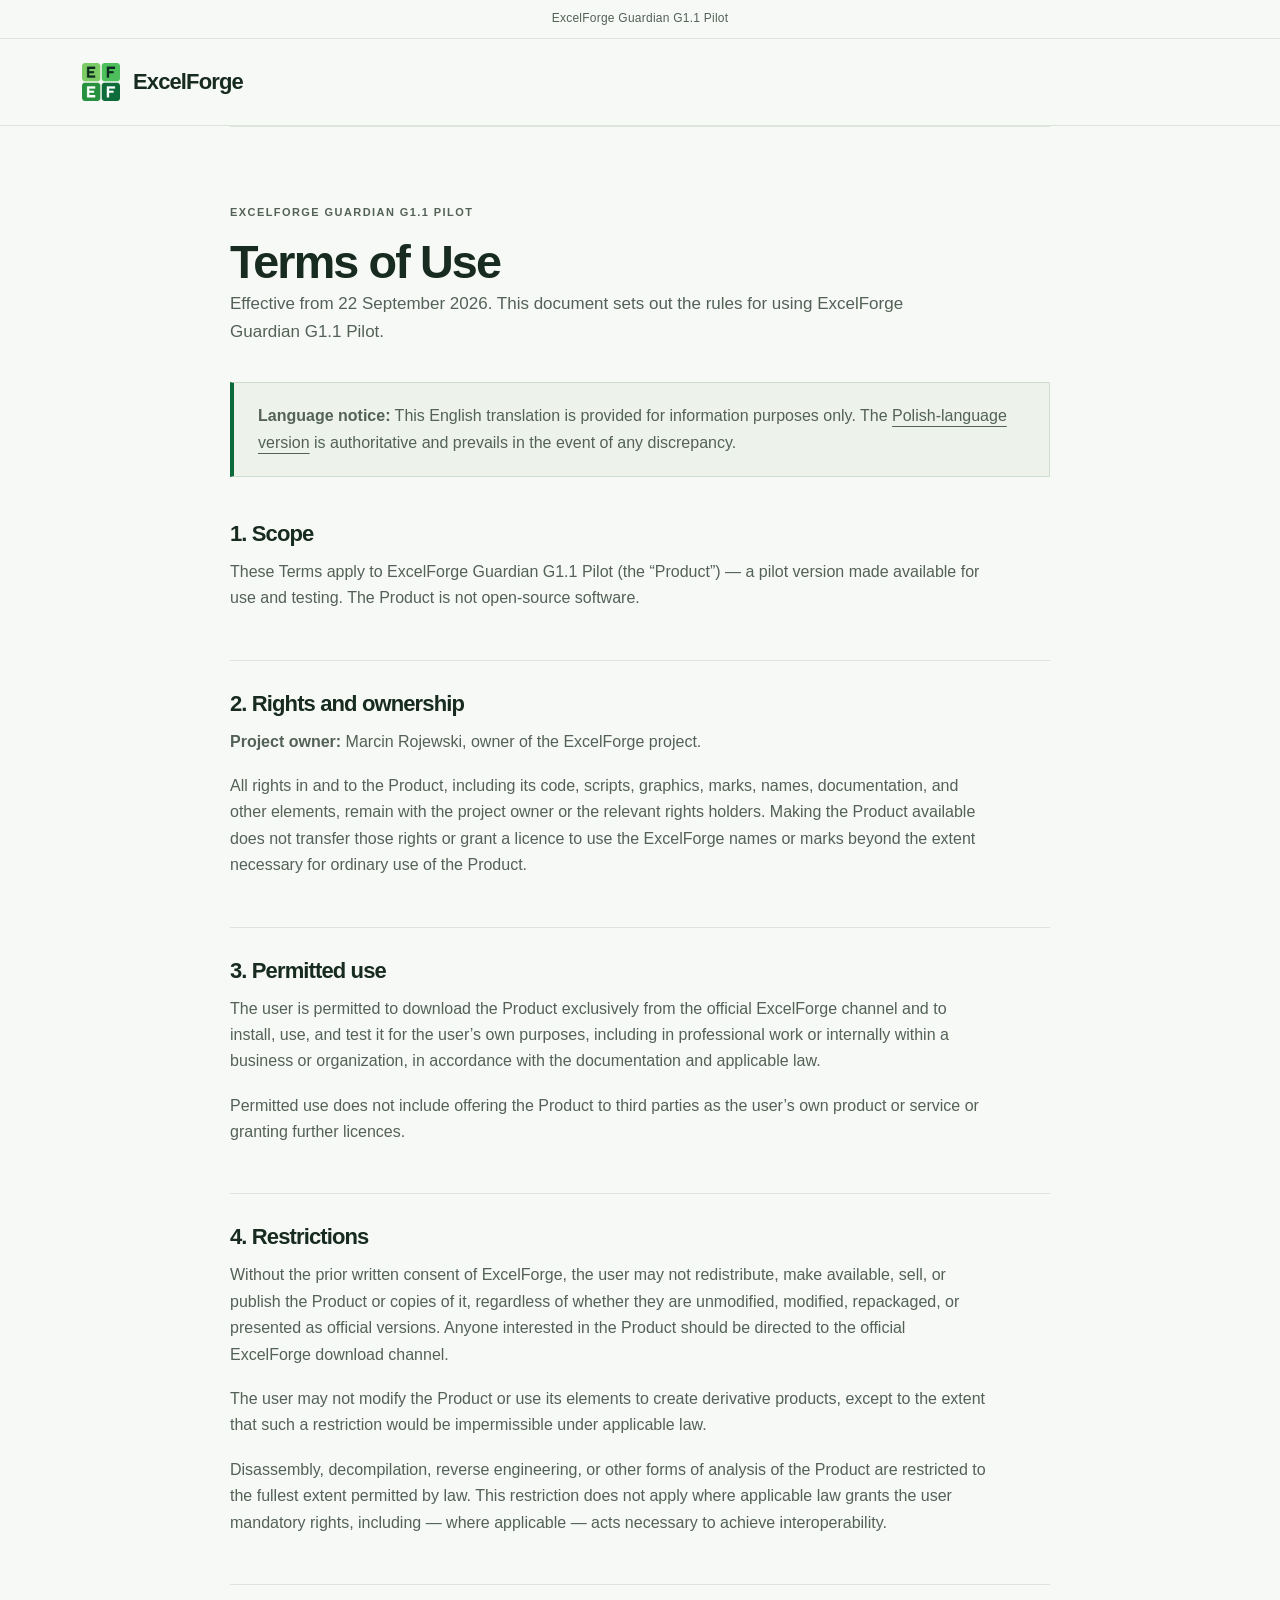
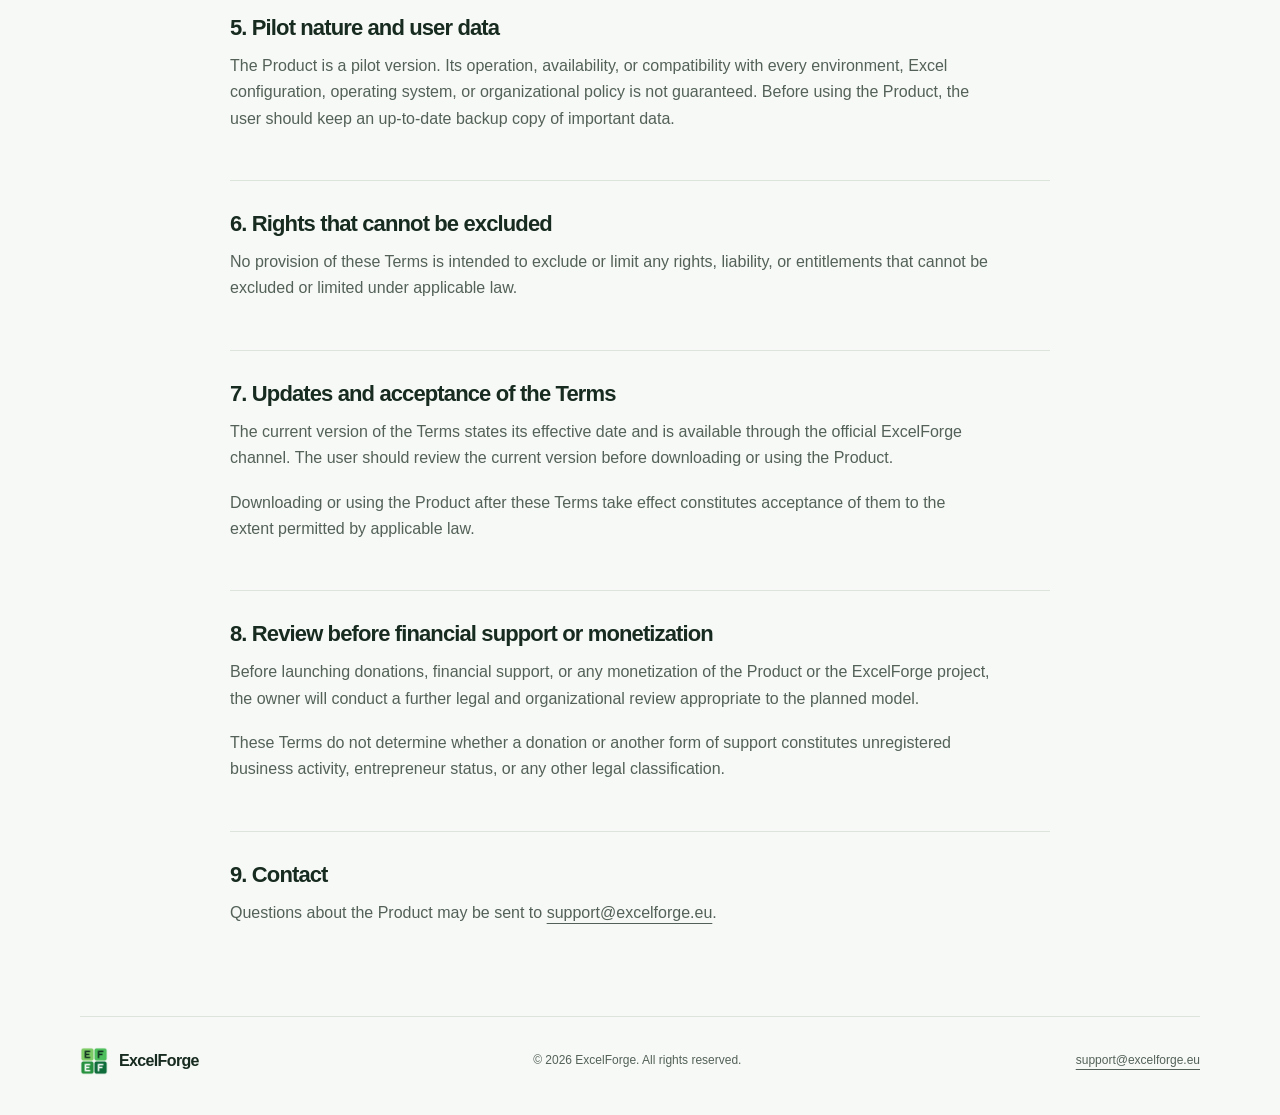
<file: docs/en/terms.html>
<!doctype html>
<html lang="en">
<head>
  <meta charset="utf-8">
  <meta name="viewport" content="width=device-width, initial-scale=1">
  <meta name="robots" content="noindex, nofollow">
  <meta name="description" content="Terms of Use for ExcelForge Guardian G1.1 Pilot.">
  <meta name="theme-color" content="#f7f9f6">
  <title>Terms of Use for Guardian G1.1 Pilot | ExcelForge</title>
  <link rel="icon" type="image/png" href="../assets/EF_Block_Guardian_v0.png">
  <link rel="stylesheet" href="../assets/site.css">
</head>
<body>
  <a class="skip-link" href="#main">Skip to content</a>
  <div class="prototype-note">ExcelForge Guardian G1.1 Pilot</div>
  <header class="site-header">
    <div class="header-inner wrap">
      <a class="brand" href="index.html#guardian" aria-label="ExcelForge — Guardian">
        <img src="../assets/EF_Block_Guardian_v0.png" width="42" height="42" alt="">
        <span>ExcelForge</span>
      </a>
    </div>
  </header>
  <main id="main" tabindex="-1">
    <section class="section wrap legal-page" aria-labelledby="terms-title">
      <p class="eyebrow">ExcelForge Guardian G1.1 Pilot</p>
      <h1 id="terms-title">Terms of Use</h1>
      <p class="section-lead">Effective from 22 September 2026. This document sets out the rules for using ExcelForge Guardian G1.1 Pilot.</p>

      <div class="legal-notice" role="note">
        <p><strong>Language notice:</strong> This English translation is provided for information purposes only. The <a href="../licencja.html" lang="pl">Polish-language version</a> is authoritative and prevails in the event of any discrepancy.</p>
      </div>

      <div class="legal-content">
        <section aria-labelledby="scope-title">
          <h2 id="scope-title">1. Scope</h2>
          <p>These Terms apply to ExcelForge Guardian G1.1 Pilot (the “Product”) — a pilot version made available for use and testing. The Product is not open-source software.</p>
        </section>

        <section aria-labelledby="rights-title">
          <h2 id="rights-title">2. Rights and ownership</h2>
          <p><strong>Project owner:</strong> Marcin Rojewski, owner of the ExcelForge project.</p>
          <p>All rights in and to the Product, including its code, scripts, graphics, marks, names, documentation, and other elements, remain with the project owner or the relevant rights holders. Making the Product available does not transfer those rights or grant a licence to use the ExcelForge names or marks beyond the extent necessary for ordinary use of the Product.</p>
        </section>

        <section aria-labelledby="permission-title">
          <h2 id="permission-title">3. Permitted use</h2>
          <p>The user is permitted to download the Product exclusively from the official ExcelForge channel and to install, use, and test it for the user’s own purposes, including in professional work or internally within a business or organization, in accordance with the documentation and applicable law.</p>
          <p>Permitted use does not include offering the Product to third parties as the user’s own product or service or granting further licences.</p>
        </section>

        <section aria-labelledby="restrictions-title">
          <h2 id="restrictions-title">4. Restrictions</h2>
          <p>Without the prior written consent of ExcelForge, the user may not redistribute, make available, sell, or publish the Product or copies of it, regardless of whether they are unmodified, modified, repackaged, or presented as official versions. Anyone interested in the Product should be directed to the official ExcelForge download channel.</p>
          <p>The user may not modify the Product or use its elements to create derivative products, except to the extent that such a restriction would be impermissible under applicable law.</p>
          <p>Disassembly, decompilation, reverse engineering, or other forms of analysis of the Product are restricted to the fullest extent permitted by law. This restriction does not apply where applicable law grants the user mandatory rights, including — where applicable — acts necessary to achieve interoperability.</p>
        </section>

        <section aria-labelledby="pilot-title">
          <h2 id="pilot-title">5. Pilot nature and user data</h2>
          <p>The Product is a pilot version. Its operation, availability, or compatibility with every environment, Excel configuration, operating system, or organizational policy is not guaranteed. Before using the Product, the user should keep an up-to-date backup copy of important data.</p>
        </section>

        <section aria-labelledby="law-title">
          <h2 id="law-title">6. Rights that cannot be excluded</h2>
          <p>No provision of these Terms is intended to exclude or limit any rights, liability, or entitlements that cannot be excluded or limited under applicable law.</p>
        </section>

        <section aria-labelledby="changes-title">
          <h2 id="changes-title">7. Updates and acceptance of the Terms</h2>
          <p>The current version of the Terms states its effective date and is available through the official ExcelForge channel. The user should review the current version before downloading or using the Product.</p>
          <p>Downloading or using the Product after these Terms take effect constitutes acceptance of them to the extent permitted by applicable law.</p>
        </section>

        <section aria-labelledby="review-title">
          <h2 id="review-title">8. Review before financial support or monetization</h2>
          <p>Before launching donations, financial support, or any monetization of the Product or the ExcelForge project, the owner will conduct a further legal and organizational review appropriate to the planned model.</p>
          <p>These Terms do not determine whether a donation or another form of support constitutes unregistered business activity, entrepreneur status, or any other legal classification.</p>
        </section>

        <section aria-labelledby="contact-title">
          <h2 id="contact-title">9. Contact</h2>
          <p>Questions about the Product may be sent to <a href="mailto:support@excelforge.eu">support@excelforge.eu</a>.</p>
        </section>
      </div>
    </section>
  </main>
  <footer class="wrap site-footer"><a class="brand" href="index.html#guardian"><img src="../assets/EF_Block_Guardian_v0.png" width="28" height="28" alt=""><span>ExcelForge</span></a><span>© 2026 ExcelForge. All rights reserved.</span><a href="mailto:support@excelforge.eu">support@excelforge.eu</a></footer>
</body>
</html>
</file>
<file: docs/assets/site.css>
@font-face {
  font-family:"Baloo 2";
  src:url("Baloo2-Bold.ttf") format("truetype");
  font-style:normal;
  font-weight:700;
  font-display:swap
}
:root {
  color-scheme:light;
  --ink:#172b20;
  --muted:#536158;
  --paper:#f7f9f6;
  --line:#dce4db;
  --green:#0c6b3b;
  --block-1:#7bca62;
  --block-2:#42bd57;
  --block-3:#22913b;
  --block-4:#0c6b3b;
  --header-height:86px;
  font-family:Inter,ui-sans-serif,-apple-system,BlinkMacSystemFont,"Segoe UI",sans-serif;
  color:var(--ink);
  background:var(--paper);
  font-synthesis:none
}
* {
  box-sizing:border-box
}
html {
  scroll-padding-top:calc(var(--header-height) + 24px)
}
body {
  margin:0;
  font-size:16px;
  line-height:1.65
}
button,a {
  -webkit-tap-highlight-color:transparent
}
a {
  color:inherit;
  text-underline-offset:5px
}
button {
  font:inherit
}
button:disabled {
  cursor:not-allowed;
  opacity:1
}
a:focus-visible,button:focus-visible,[tabindex]:focus-visible {
  outline:3px solid var(--green);
  outline-offset:5px
}
img {
  display:block;
  max-width:100%
}
[hidden] {
  display:none!important
}
.wrap {
  width:min(1120px,calc(100% - 96px));
  margin-inline:auto
}
.skip-link {
  position:fixed;
  top:12px;
  left:12px;
  transform:translateY(-160%);
  padding:12px 20px;
  background:#fff;
  z-index:20
}
.skip-link:focus {
  transform:none
}
.prototype-note {
  padding:9px 24px;
  text-align:center;
  font-size:12px;
  letter-spacing:.02em;
  color:var(--muted);
  border-bottom:1px solid var(--line)
}
.prototype-note span {
  padding:0 12px;
  color:#8a978c
}
.site-header {
  position:sticky;
  top:0;
  z-index:10;
  background:rgba(247,249,246,.97);
  border-bottom:1px solid var(--line)
}
.header-inner {
  min-height:86px;
  display:flex;
  align-items:center;
  justify-content:space-between;
  gap:32px
}
.brand {
  display:inline-flex;
  align-items:center;
  gap:11px;
  font-size:22px;
  font-weight:700;
  letter-spacing:-.04em;
  text-decoration:none;
  flex-shrink:0
}
.header-actions {
  display:flex;
  align-items:center;
  gap:20px
}
nav {
  display:flex;
  align-items:center;
  gap:23px
}
nav a {
  --marker:var(--block-1);
  position:relative;
  font-size:16px;
  font-weight:600;
  text-decoration:none;
  padding:28px 0 28px 13px;
  white-space:nowrap
}
#navigation > a:nth-child(4n+2) {
  --marker:var(--block-2)
}
#navigation > a:nth-child(4n+3) {
  --marker:var(--block-3)
}
#navigation > a:nth-child(4n+4) {
  --marker:var(--block-4)
}
nav a:before {
  content:"";
  width:7px;
  height:7px;
  border-radius:1px;
  position:absolute;
  left:0;
  top:calc(50% - 3.5px);
  background:var(--marker);
  opacity:1
}
nav a[aria-current]:before {
  opacity:1;
  box-shadow:0 0 8px 2px color-mix(in srgb,var(--marker) 25%,transparent)
}
nav a:hover {
  text-decoration:underline
}
.language-switch {
  display:flex;
  align-items:center;
  gap:6px;
  margin:0;
  color:var(--muted);
  font-size:12px;
  font-weight:650;
  letter-spacing:.08em
}
.language-switch a {
  text-decoration:none
}
.language-switch a:hover {
  text-decoration:underline
}
.language-switch [aria-current] {
  color:var(--ink)
}
.menu-toggle {
  align-items:center;
  gap:12px;
  border:1px solid var(--line);
  border-radius:6px;
  background:transparent;
  padding:9px 12px;
  color:var(--ink);
  cursor:pointer
}
.hamburger {
  width:16px;
  height:10px;
  border-block:1.5px solid currentColor;
  position:relative
}
.hamburger:after {
  content:"";
  position:absolute;
  left:0;
  right:0;
  top:3px;
  border-top:1.5px solid currentColor
}
.hero {
  display:grid;
  grid-template-columns:.75fr 1.25fr;
  gap:84px;
  align-items:center;
  padding-block:104px 110px
}
.hero-mark {
  width:100%;
  max-width:300px;
  aspect-ratio:1;
  justify-self:center;
  display:grid;
  grid-template-columns:1fr 1fr;
  perspective:900px
}
.product-identity {
  display:flex;
  align-items:center;
  gap:12px;
  margin-bottom:24px
}
.guardian-mark {
  width:60px;
  margin:0;
  flex:0 0 auto
}
.guardian-mark svg {
  display:block;
  width:100%;
  height:auto
}
.guardian-tile-one { fill:var(--block-1) }
.guardian-tile-two { fill:var(--block-2) }
.guardian-tile-three { fill:var(--block-3) }
.guardian-tile-four { fill:var(--block-4) }
.guardian-glyph {
  fill:#fff;
  font-family:"Baloo 2",ui-sans-serif,sans-serif;
  font-weight:700
}
.guardian-g-base,.guardian-g-top { font-size:76px }
.guardian-digit { font-size:34px }
.guardian-dot { font-size:34px }
.guardian-word { font-size:20px }
.logo-tile {
  background-image:url("EF_Block_Guardian_v0.png");
  background-size:200% 200%;
  backface-visibility:hidden
}
.tile-1 {
  background-position:0 0
}
.tile-2 {
  background-position:100% 0
}
.tile-3 {
  background-position:0 100%
}
.tile-4 {
  background-position:100% 100%
}
.logo-tile { transform-origin:center center }
@media(prefers-reduced-motion:no-preference) {
  .tile-1 {
    animation:flip-left 1.8s both
  }
  .tile-2 {
    animation:flip-top 1.8s .08s both
  }
  .tile-3 {
    animation:flip-bottom 1.8s .16s both
  }
  .tile-4 {
    animation:flip-right 1.8s .24s both
  }

}
@keyframes flip-left {
  from {
    transform:rotateY(-85deg);
    opacity:0
  }
  to {
    transform:rotateY(0);
    opacity:1
  }

}
@keyframes flip-top {
  from {
    transform:rotateX(85deg);
    opacity:0
  }
  to {
    transform:rotateX(0);
    opacity:1
  }

}
@keyframes flip-bottom {
  from {
    transform:rotateX(-85deg);
    opacity:0
  }
  to {
    transform:rotateX(0);
    opacity:1
  }

}
@keyframes flip-right {
  from {
    transform:rotateY(85deg);
    opacity:0
  }
  to {
    transform:rotateY(0);
    opacity:1
  }

}
p {
  margin:0 0 18px
}
h1,h2,h3 {
  line-height:1.18;
  font-weight:600;
  margin:0;
  letter-spacing:-.04em
}
h1 {
  font-size:clamp(36px,3.65vw,50px);
  max-width:660px
}
h2 {
  font-size:clamp(30px,3vw,38px);
  margin-bottom:28px
}
h3 {
  font-size:20px;
  line-height:1.35;
  letter-spacing:-.025em
}
.product {
  font-size:16px;
  font-weight:650;
  margin-bottom:24px;
  letter-spacing:-.01em
}
.product em {
  display:block;
  color:var(--muted);
  font-size:14px;
  font-weight:400;
  margin-top:3px
}
.hero-lead {
  font-size:18px;
  line-height:1.7;
  color:var(--muted);
  max-width:550px;
  margin:25px 0 0
}
.section {
  padding-block:76px;
  border-top:1px solid var(--line)
}
.eyebrow {
  font-size:11px;
  font-weight:650;
  letter-spacing:.13em;
  text-transform:uppercase;
  color:var(--muted);
  margin-bottom:14px
}
.benefits {
  display:grid;
  grid-template-columns:repeat(3,1fr);
  gap:48px;
  padding-top:14px
}
.accent {
  display:block;
  width:10px;
  height:10px;
  border-radius:2px;
  background:var(--block-1);
  margin-bottom:22px
}
.benefits article:nth-child(2) .accent {
  background:var(--block-2)
}
.benefits article:nth-child(3) .accent {
  background:var(--block-3)
}
.benefits h3 {
  max-width:280px
}
.benefits p {
  font-size:15px;
  color:var(--muted);
  margin:15px 0 0
}
.steps {
  display:grid;
  grid-template-columns:repeat(4,1fr);
  gap:28px;
  list-style:none;
  padding:12px 0 0;
  margin:0
}
.steps li {
  position:relative;
  --step-color:var(--block-1)
}
.steps li:nth-child(2) {
  --step-color:var(--block-2)
}
.steps li:nth-child(3) {
  --step-color:var(--block-3)
}
.steps li:nth-child(4) {
  --step-color:var(--block-4)
}
.steps li:not(:last-child):after {
  content:"";
  position:absolute;
  height:1px;
  top:24px;
  left:66px;
  width:calc(100% - 56px);
  background:var(--line)
}
.step-number {
  display:flex;
  align-items:center;
  justify-content:center;
  width:48px;
  height:48px;
  border:1px solid var(--line);
  border-bottom:5px solid var(--step-color);
  border-radius:9px;
  background:#fff;
  font-size:13px;
  font-weight:600;
  font-variant-numeric:tabular-nums;
  margin-bottom:24px
}
.steps h3 {
  font-size:18px
}
.steps p {
  font-size:14px;
  line-height:1.6;
  color:var(--muted);
  margin:12px 0 0
}
.workflow {
  padding-bottom:84px
}
.section-band {
  background:#eef3ed;
  border-block:1px solid var(--line)
}
.section-band .section {
  border:0
}
.section-heading {
  display:flex;
  justify-content:space-between;
  align-items:center;
  gap:20px
}
.section-heading h2 {
  margin-bottom:18px
}
.status-label {
  font-size:12px;
  border:1px solid #c6d3c6;
  border-radius:4px;
  padding:5px 12px;
  color:var(--muted)
}
.section-lead {
  font-size:17px;
  max-width:740px;
  color:var(--muted);
  margin-bottom:34px
}
.download-grid {
  display:grid;
  grid-template-columns:repeat(2,minmax(0,1fr));
  gap:24px
}
.download-card {
  background:var(--paper);
  border:1px solid #d5dfd3;
  border-radius:12px;
  padding:32px;
  min-width:0
}
.sample-download-card {
  width:100%;
  margin-top:24px;
}
.sample-download-card .card-label {
  margin-bottom:12px;
}
.sample-download-card .download-actions {
  max-width:420px;
  margin-top:20px;
}
.card-label {
  font-size:12px;
  font-weight:650;
  letter-spacing:.09em;
  margin-bottom:20px
}
.platform-heading {
  display:flex;
  align-items:center;
  gap:12px;
  margin-bottom:20px
}
.platform-heading .card-label {
  margin:0
}
.platform-identifier {
  display:inline-flex;
  align-items:center;
  justify-content:center;
  width:34px;
  height:34px;
  border:1.5px solid var(--block-4);
  border-radius:7px;
  color:var(--block-4);
  font-size:15px;
  font-weight:700;
  line-height:1;
  flex:0 0 auto
}
.download-card h3 {
  font-size:23px
}
.download-card>p:not(.card-label) {
  color:var(--muted);
  font-size:14px;
  margin-top:8px
}
.demo-video {
  display:block;
  width:100%;
  height:auto;
  aspect-ratio:16 / 9;
  margin-top:18px;
  background:var(--ink);
  border-radius:6px
}
.download-actions {
  display:grid;
  gap:10px;
  margin-top:30px
}
.download-actions a {
  display:flex;
  justify-content:space-between;
  align-items:center;
  gap:16px;
  text-align:left;
  background:#e7eee5;
  border:1px solid #d0dace;
  border-radius:6px;
  padding:12px 16px;
  color:var(--muted);
  font-size:14px;
  font-weight:550;
  text-decoration:none
}
.download-actions span,.future-video span {
  font-size:11px;
  font-weight:400;
  white-space:nowrap
}
.download-card .future-video {
  display:flex;
  justify-content:space-between;
  gap:16px;
  margin:19px 0 0;
  padding-inline:16px;
  font-size:13px
}
.download-card .future-video span {
  white-space:normal;
  overflow-wrap:anywhere;
  text-align:right
}
.installation-note {
  margin:24px 0 0;
  color:var(--muted);
  font-size:13px
}
.limitations {
  display:grid;
  grid-template-columns:1fr 1fr;
  column-gap:64px
}
.limitations article {
  display:flex;
  gap:20px;
  padding:28px 0;
  border-top:1px solid var(--line);
  --limit-color:var(--block-1)
}
.limitations article:nth-child(2) {
  --limit-color:var(--block-2)
}
.limitations article:nth-child(3) {
  --limit-color:var(--block-3)
}
.limitations article:nth-child(4) {
  --limit-color:var(--block-4)
}
.limitations article>span {
  display:flex;
  align-items:center;
  justify-content:center;
  flex:0 0 auto;
  width:44px;
  height:44px;
  border:1px solid var(--line);
  border-bottom:4px solid var(--limit-color);
  border-radius:9px;
  background:#fff;
  font-size:12px;
  font-weight:600;
  font-variant-numeric:tabular-nums;
  color:var(--muted)
}
.limitations h3 {
  font-size:19px
}
.limitations p {
  font-size:15px;
  color:var(--muted);
  margin:12px 0 0
}
.release-placeholder {
  display:flex;
  flex-wrap:wrap;
  align-items:center;
  gap:12px 20px;
  font-size:14px;
  text-align:left;
  color:var(--muted);
  border:1px solid var(--line);
  border-radius:6px;
  padding:12px 16px;
  background:transparent;
  margin-top:16px;
  text-decoration:none
}
.release-placeholder span {
  font-size:11px
}
#pilot {
  border:0;
  padding-top:12px;
  padding-bottom:76px
}
.pilot-panel {
  padding:48px;
  border:1px solid #cfddce;
  background:#edf3ea;
  border-radius:14px;
  display:grid;
  grid-template-columns:1fr 1.75fr;
  gap:28px 56px
}
.pilot-panel .eyebrow {
  max-width:170px;
  line-height:1.7
}
.pilot-heading {
  display:flex;
  flex-direction:column;
  align-items:flex-start;
  padding-left:14px
}
.pilot-guardian-mark {
  width:86px;
  margin-top:18px
}
.pilot-guardian-mark svg {
  display:block;
  width:100%;
  height:auto
}
.guardian-outline-tile {
  fill:transparent;
  stroke:var(--block-4);
  stroke-width:2px
}
.guardian-outline-glyph {
  fill:var(--block-4)
}
.pilot-copy p {
  color:var(--muted)
}
.pilot-copy .pilot-intro {
  font-size:21px;
  color:var(--ink);
  line-height:1.4;
  letter-spacing:-.025em
}
.feedback-actions {
  display:flex;
  align-items:center;
  flex-wrap:wrap;
  gap:24px;
  margin:28px 0 14px
}
.button {
  display:inline-flex;
  align-items:center;
  justify-content:space-between;
  gap:24px;
  background:var(--green);
  color:white;
  padding:12px 18px;
  border-radius:6px;
  text-decoration:none;
  font-size:14px;
  font-weight:600
}
.button:hover {
  background:#084f2b
}
.text-link {
  font-size:14px;
  font-weight:600
}
.contact-link {
  font-size:13px;
  color:var(--muted)
}
.small {
  font-size:13px;
  line-height:1.65;
  color:var(--muted)
}
.pilot-copy .small {
  margin:22px 0 0
}
.help-grid {
  display:grid;
  grid-template-columns:1fr 1fr;
  gap:64px
}
.help-grid article {
  max-width:450px
}
.help-grid h3 {
  margin-bottom:16px
}
.help-grid p {
  color:var(--muted);
  font-size:15px
}
.help-grid .small {
  font-size:13px
}
.about {
  display:grid;
  grid-template-columns:1fr 1.75fr;
  gap:56px
}
.about p:not(.eyebrow) {
  font-size:15px;
  color:var(--muted)
}
.about p:last-child {
  margin-bottom:0
}
.site-footer {
  border-top:1px solid var(--line);
  padding-block:30px 40px;
  display:flex;
  gap:28px;
  justify-content:space-between;
  align-items:center;
  font-size:12px;
  color:var(--muted)
}
.site-footer .brand {
  font-size:16px;
  color:var(--ink)
}
@media(min-width:901px) {
  .menu-toggle {
    display:none
  }
  .hero {
    align-items:start
  }
  .hero-mark {
    transform:translateY(-14px)
  }

}
@media(max-width:1100px) {
  .wrap {
    width:calc(100% - 64px)
  }
  nav {
    gap:12px
  }
  nav a {
    font-size:15px
  }
  .header-inner {
    gap:20px
  }
  .header-actions {
    gap:14px
  }
  .hero {
    gap:48px
  }
  .benefits {
    gap:30px
  }

}
@media(max-width:900px) {
  :root {
    --header-height:76px
  }
  .header-inner {
    min-height:76px;
    flex-wrap:wrap;
    gap:0;
    position:relative
  }
  .brand {
    font-size:20px
  }
  .brand img {
    width:36px;
    height:36px
  }
  .menu-toggle {
    display:flex
  }
  .header-actions {
    margin-left:auto;
    gap:14px
  }
  nav {
    width:100%;
    display:grid;
    grid-template-columns:repeat(3,1fr);
    gap:0;
    padding:10px 0 18px
  }
  nav a {
    padding:12px 0 12px 14px
  }
  nav[data-enhanced] {
    position:absolute;
    top:100%;
    left:-32px;
    width:calc(100% + 64px);
    background:var(--paper);
    padding:12px 32px 20px;
    border-bottom:1px solid var(--line);
    box-shadow:0 12px 20px #172b200a;
    display:flex;
    flex-direction:column;
    align-items:stretch;
    max-height:calc(100dvh - 76px);
    overflow-y:auto
  }
  .hero {
    padding-block:72px;
    gap:40px;
    grid-template-columns:.65fr 1.35fr
  }
  .hero-mark {
    max-width:230px
  }
  h1 {
    font-size:36px
  }
  .hero-lead {
    font-size:16px
  }
  .product {
    font-size:14px;
    margin:0
  }
  .benefits {
    gap:24px
  }
  .benefits h3 {
    font-size:18px
  }
  .section {
    padding-block:60px
  }
  .limitations {
    column-gap:36px
  }
  .pilot-panel {
    padding:32px;
    gap:24px 32px
  }
  .help-grid {
    gap:36px
  }
  .about {
    gap:32px
  }

}
@media(max-width:600px) {
  .wrap {
    width:calc(100% - 40px)
  }
  .header-actions {
    max-width:100%
  }
  nav:not([data-enhanced]) {
    grid-template-columns:repeat(2,minmax(0,1fr))
  }
  nav:not([data-enhanced]) a {
    white-space:normal
  }
  .prototype-note {
    font-size:10px;
    padding:8px 20px
  }
  .prototype-note span {
    padding:0 5px
  }
  nav[data-enhanced] {
    left:-20px;
    width:calc(100% + 40px);
    padding-inline:20px
  }
  .hero {
    grid-template-columns:1fr;
    gap:34px;
    padding-block:44px 54px
  }
  .hero-mark {
    width:156px;
    justify-self:start
  }
  .hero-copy {
    max-width:440px
  }
  .product {
    margin:0;
    font-size:15px
  }
  .product em {
    display:inline;
    margin-left:7px;
    font-size:13px
  }
  h1 {
    font-size:36px;
    line-height:1.13;
    letter-spacing:-.045em
  }
  .hero-lead {
    font-size:16px;
    margin-top:24px
  }
  .section {
    padding-block:44px
  }
  h2 {
    font-size:30px;
    margin-bottom:26px
  }
  .eyebrow {
    font-size:10px;
    letter-spacing:.11em
  }
  .benefits {
    grid-template-columns:1fr;
    gap:30px;
    padding-top:0
  }
  .benefits article {
    position:relative;
    padding-left:22px
  }
  .benefits h3 {
    font-size:20px;
    max-width:100%
  }
  .benefits .accent {
    position:absolute;
    left:0;
    top:8px;
    width:10px;
    height:10px
  }
  .benefits p {
    margin-top:8px
  }
  .steps {
    grid-template-columns:1fr;
    gap:30px;
    padding-top:0
  }
  .steps li {
    padding-left:70px;
    min-height:48px
  }
  .step-number {
    position:absolute;
    left:0;
    top:0;
    margin:0
  }
  .steps h3 {
    padding-top:11px;
    font-size:19px
  }
  .steps li:not(:last-child):after {
    width:1px;
    height:18px;
    left:24px;
    top:54px
  }
  .steps p {
    max-width:280px
  }
  .section-heading {
    align-items:flex-start
  }
  .section-heading .status-label {
    margin-top:30px
  }
  .section-lead {
    font-size:16px;
    margin-bottom:28px
  }
  .download-grid,.limitations,.help-grid,.about {
    grid-template-columns:1fr;
    gap:20px
  }
  .download-card {
    padding:24px
  }
  .download-card h3 {
    font-size:22px
  }
  .download-actions a {
    padding-inline:12px
  }
  .installation-note {
    font-size:12px
  }
  .limitations {
    gap:0
  }
  .limitations article {
    gap:16px;
    padding-block:24px
  }
  .limitations p {
    font-size:14px
  }
  .release-placeholder {
    font-size:13px;
    margin-top:10px
  }
  .pilot-panel {
    grid-template-columns:1fr;
    padding:26px 24px;
    gap:0;
    border-radius:10px
  }
  .pilot-panel .eyebrow {
    max-width:none
  }
  .pilot-panel h2 {
    margin-bottom:24px
  }
  .pilot-copy p {
    font-size:15px
  }
  .pilot-copy .pilot-intro {
    font-size:20px
  }
  .feedback-actions {
    gap:20px
  }
  #pilot {
    padding-top:4px;
    padding-bottom:44px
  }
  .help-grid {
    gap:28px
  }
  .help-grid article+article {
    border-top:1px solid var(--line);
    padding-top:28px
  }
  .about {
    gap:0
  }
  .site-footer {
    flex-wrap:wrap;
    justify-content:flex-start;
    gap:16px 24px;
    padding-block:24px 30px
  }
  .site-footer .brand {
    width:100%
  }
  .site-footer .brand img {
    width:28px;
    height:28px
  }

}
@media(prefers-reduced-motion:reduce) {
  *,*::before,*::after {
    animation:none!important;
    scroll-behavior:auto!important;
    transition:none!important
  }

}
@media(forced-colors:active) {
  nav a[aria-current]:before {
    background:Highlight;
    forced-color-adjust:none
  }
  .accent {
    border:2px solid CanvasText
  }
  .logo-tile {
    forced-color-adjust:none
  }

}
.legal-page {
  max-width:820px;
  padding-bottom:72px
}
.legal-page h1 {
  max-width:720px
}
.legal-notice {
  margin:36px 0 44px;
  padding:20px 24px;
  border:1px solid #cfddce;
  border-left:4px solid var(--block-4);
  background:#edf3ea;
  color:var(--muted)
}
.legal-notice p {
  margin:0
}
.legal-content {
  display:grid;
  gap:30px
}
.legal-content section {
  padding-bottom:30px;
  border-bottom:1px solid var(--line)
}
.legal-content section:last-child {
  padding-bottom:0;
  border-bottom:0
}
.legal-content h2 {
  margin-bottom:12px;
  font-size:22px
}
.legal-content p {
  max-width:760px;
  color:var(--muted)
}
</file>
<file: docs/dev/logo-motion-lab.css>
:root {
  color-scheme: light;
  font-family: ui-sans-serif, -apple-system, BlinkMacSystemFont, "Segoe UI", sans-serif;
  color: #172b20;
  background: #f7f9f6;
  --logo-size: 256px;
  --block-size: calc(var(--logo-size) * .4375); /* 112/256: painted raster block */
  --depth: calc(var(--block-size) * .18);
}
* { box-sizing: border-box; }
body { margin: 0; line-height: 1.6; }
main { width: min(1200px, calc(100% - 64px)); margin: 0 auto; padding: 48px 0; }
p { margin: 0; }
.eyebrow { color: #536158; font-size: 11px; letter-spacing: .12em; text-transform: uppercase; }
h1 { margin: 12px 0; font-size: clamp(32px, 4vw, 44px); font-weight: 600; letter-spacing: -.04em; line-height: 1.2; }
.intro { max-width: 680px; font-size: 17px; }
.boundary { margin-top: 12px; color: #536158; font-size: 13px; }
.controls { display: flex; align-items: center; flex-wrap: wrap; gap: 16px 24px; margin-top: 28px; }
button { background: #0e6b3a; border: 1px solid #0e6b3a; border-radius: 6px; color: #fff; padding: 12px 20px; font: inherit; font-size: 14px; cursor: pointer; min-height: 46px; }
button:hover { background: #0b542e; }
button:disabled { background: #e7eee5; color: #536158; border-color: #c9d4c6; cursor: not-allowed; }
button:focus-visible { outline: 3px solid #0e6b3a; outline-offset: 5px; }
.controls p, .status { font-size: 13px; color: #536158; }
.controls p span { margin: 0 6px; }
.status { margin: 12px 0 24px; min-height: 42px; }
.comparison { display: grid; grid-template-columns: repeat(3, minmax(0, 1fr)); gap: 20px; }
figure { margin: 0; padding: 22px 18px; border: 1px solid #dce4db; border-radius: 10px; background: #f7f9f6; }
h2 { min-height: 40px; display: flex; align-items: center; gap: 12px; margin: 0; font-size: 11px; font-weight: 600; text-transform: uppercase; letter-spacing: .045em; }
h2 span { display: grid; place-items: center; width: 28px; height: 28px; flex-shrink: 0; border: 1px solid #c9d4c6; border-radius: 4px; font-size: 12px; }
.stage { position: relative; width: var(--logo-size); height: var(--logo-size); margin: 36px auto 32px; }
.static-logo { display: block; width: 100%; height: 100%; }
.mark { position: absolute; inset: 0; display: grid; grid-template-columns: 1fr 1fr; perspective: 900px; visibility: hidden; }
.cell { position: relative; width: 100%; height: 100%; }
.surface { background-image: url("../assets/EF_Block_Guardian_v0.png"); background-size: 200% 200%; -webkit-backface-visibility: hidden; backface-visibility: hidden; }
.cell-1 { --face-x: 8.333333333%; --face-y: 8.333333333%; --block-color: #7dcb65; --inset-x: 9.375%; --inset-y: 9.375%; background-position: 0 0; }
.cell-2 { --face-x: 91.666666667%; --face-y: 8.333333333%; --block-color: #4cbe5b; --inset-x: 3.125%; --inset-y: 9.375%; background-position: 100% 0; }
.cell-3 { --face-x: 8.333333333%; --face-y: 91.666666667%; --block-color: #26913f; --inset-x: 9.375%; --inset-y: 3.125%; background-position: 0 100%; }
.cell-4 { --face-x: 91.666666667%; --face-y: 91.666666667%; --block-color: #0e6b3a; --inset-x: 3.125%; --inset-y: 3.125%; background-position: 100% 100%; }
/* A retains the homepage's complete raster quadrant and edge origins. */
[data-variant="a"] .cell-1 { transform-origin: left center; }
[data-variant="a"] .cell-2 { transform-origin: center top; }
[data-variant="a"] .cell-3 { transform-origin: center bottom; }
[data-variant="a"] .cell-4 { transform-origin: right center; }
[data-variant="b"] .surface { transform-origin: center center; }
/* Never put opacity, filter or overflow clipping on the 3D ancestor chain. */
[data-variant="c"] .cell, .cube-position, .cube { transform-style: preserve-3d; }
.cube-position {
  position: absolute;
  left: var(--inset-x);
  top: var(--inset-y);
  width: var(--block-size);
  height: var(--block-size);
  transform: translateZ(calc(var(--depth) * -.5));
}
.cube { position: relative; width: 100%; height: 100%; transform-origin: center center 0; }
.face { position: absolute; -webkit-backface-visibility: hidden; backface-visibility: hidden; }
.face-art {
  background-image: url("../assets/EF_Block_Guardian_v0.png");
  background-size: 228.571428571% 228.571428571%; /* 256/112: original painted crop */
  background-position: var(--face-x) var(--face-y);
}
.front { inset: 0; transform: translateZ(calc(var(--depth) * .5)); }
.side { display: grid; place-items: center; background-color: var(--block-color); }
.side-glyph { display: block; width: var(--depth); height: var(--depth); }
.right, .left { width: var(--depth); height: var(--block-size); top: 0; left: calc((var(--block-size) - var(--depth)) * .5); }
.right { transform: rotateY(90deg) translateZ(calc(var(--block-size) * .5)); }
.left { transform: rotateY(-90deg) translateZ(calc(var(--block-size) * .5)); }
.top, .bottom { width: var(--block-size); height: var(--depth); left: 0; top: calc((var(--block-size) - var(--depth)) * .5); }
.top { transform: rotateX(90deg) translateZ(calc(var(--block-size) * .5)); }
.bottom { transform: rotateX(-90deg) translateZ(calc(var(--block-size) * .5)); }
/* The idle/reduced-motion state is the unchanged original raster in every panel. */
.is-playing .static-logo { visibility: hidden; }
.is-playing .mark { visibility: visible; }
figcaption { min-height: 44px; font-size: 14px; }
footer { margin-top: 28px; max-width: 800px; font-size: 12px; color: #536158; }
footer p + p { margin-top: 8px; }
@media (max-width: 1080px) and (min-width: 861px) {
  :root { --logo-size: 208px; }
  main { width: calc(100% - 40px); }
  figure { padding-inline: 14px; }
  .comparison { gap: 14px; }
}
@media (max-width: 860px) {
  main { width: min(480px, calc(100% - 40px)); padding-top: 32px; }
  .comparison { grid-template-columns: 1fr; }
  .controls { position: sticky; top: 0; z-index: 2; background: #f7f9f6; padding-block: 12px; }
  .controls p { font-size: 12px; }
  .status { min-height: 4.8em; }
}
@media (max-width: 359px) {
  :root { --logo-size: 208px; }
  main { width: calc(100% - 32px); }
  figure { padding-inline: 14px; }
}
@media (prefers-reduced-motion: reduce) {
  .mark { display: none !important; }
  .static-logo { visibility: visible !important; }
  *, *::before, *::after { animation: none !important; transition: none !important; }
}
</file>
